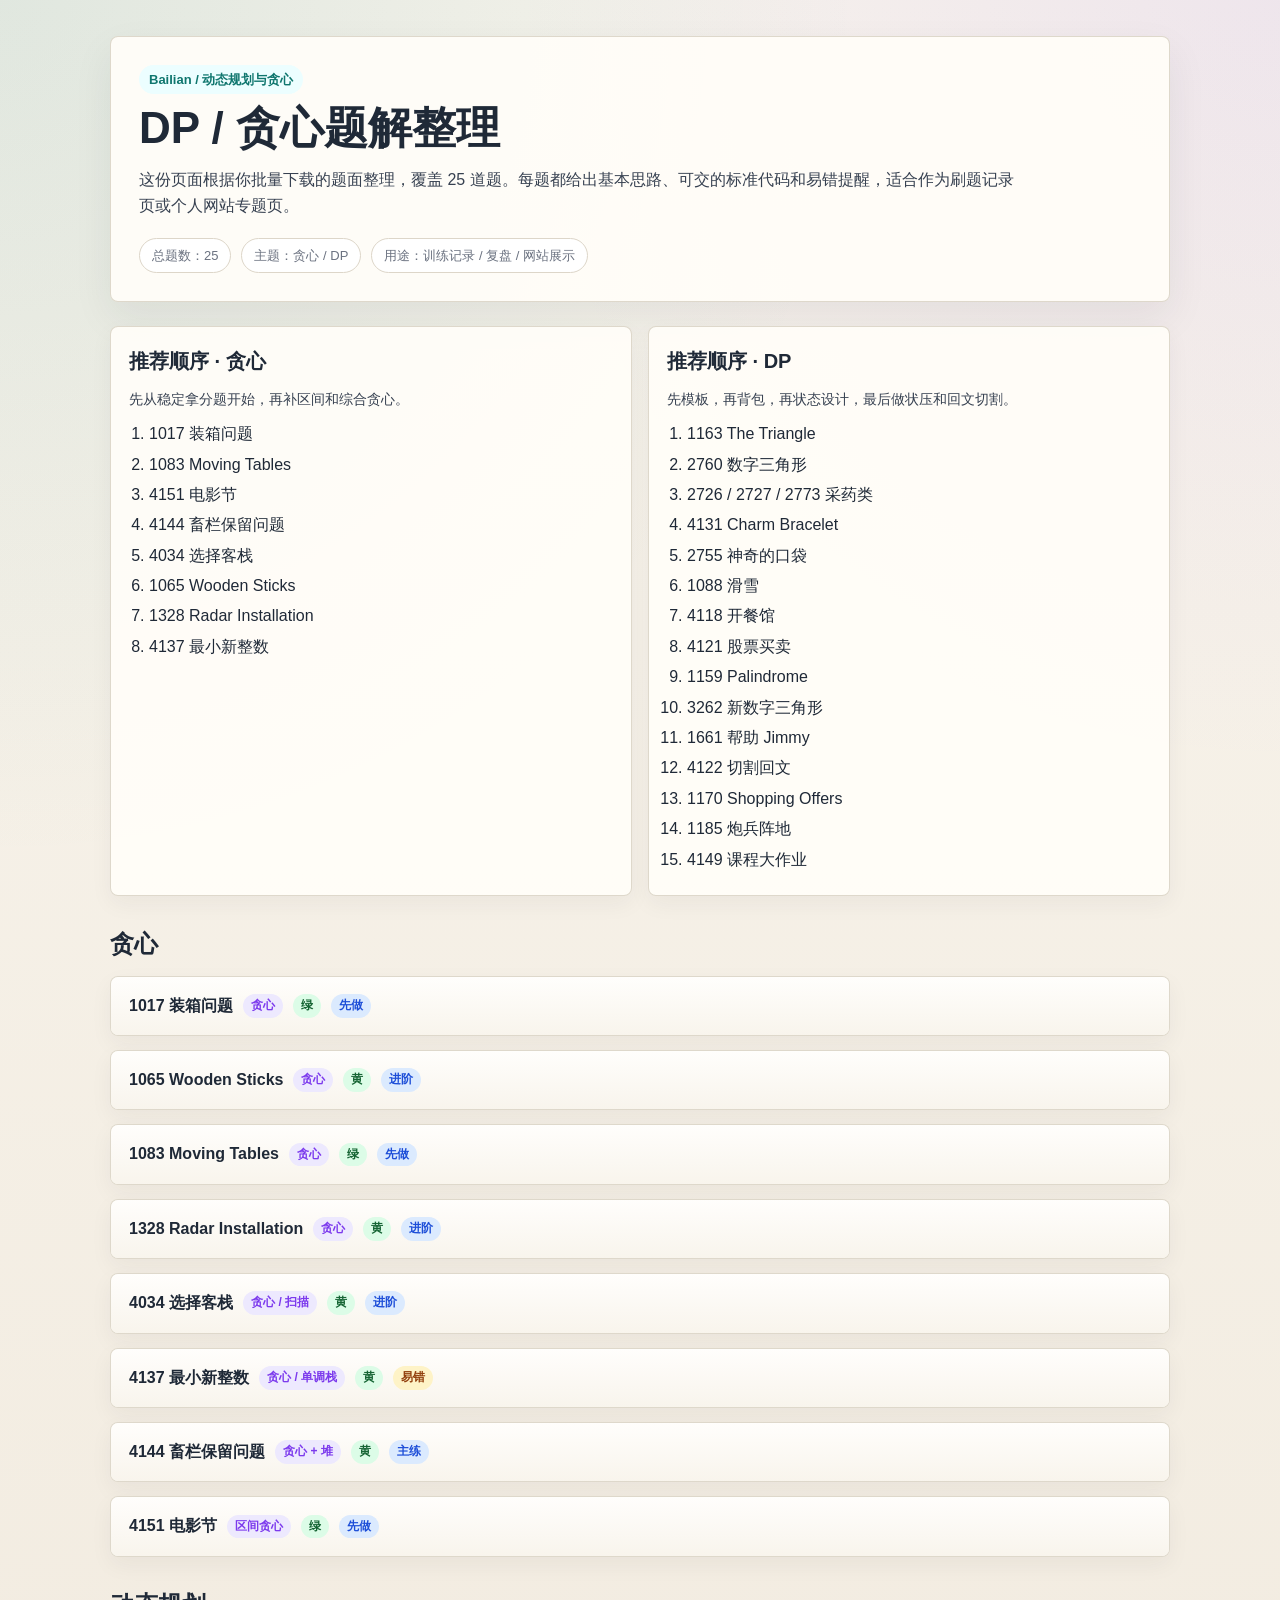
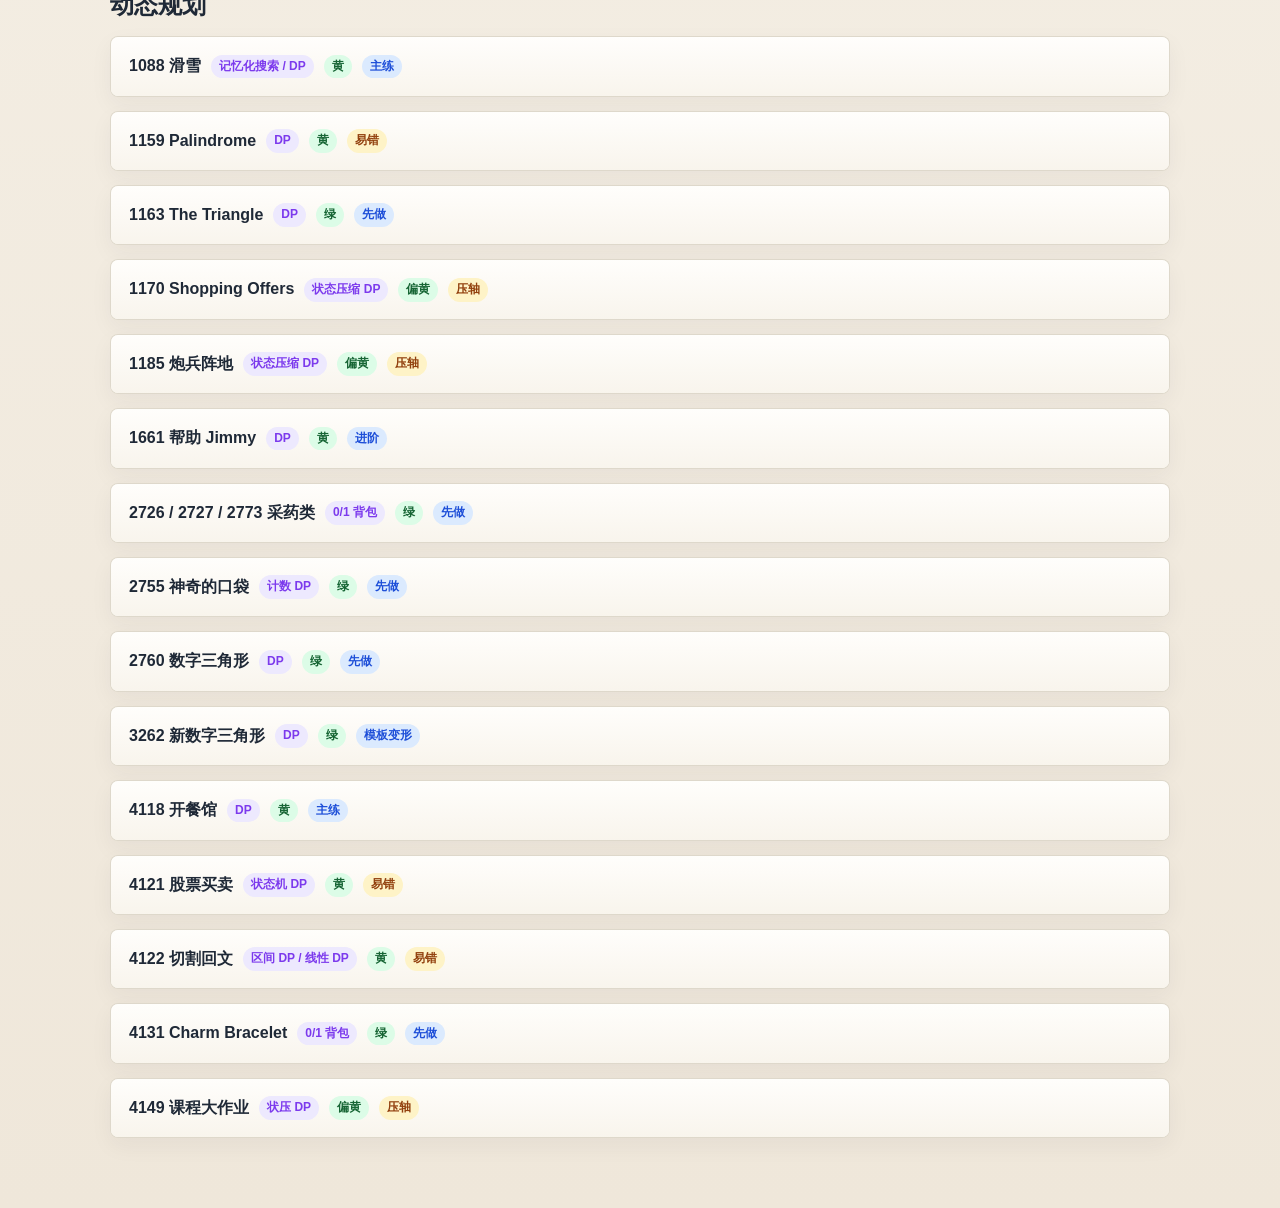
<file: bailian_dp_greedy_notes.html>
﻿<!doctype html>
<html lang="zh-CN">
<head>
    <script>
        (function () {
            var isPublishedSite = location.hostname.toLowerCase() === 'kotori-cjk.github.io';
            var recentGrant = false;
            try {
                var grantTime = Number(localStorage.getItem('kotori-child-site-auth-time') || '0');
                recentGrant = Date.now() - grantTime < 15000;
            } catch (error) {}
            var hasAccess = sessionStorage.getItem('kotori-child-site-auth') === 'ok' || recentGrant;
            if (isPublishedSite && !hasAccess) {
                window.location.replace('https://kotori-cjk.github.io/?space=locked');
            }
        })();
    </script>
  <meta charset="utf-8">
  <meta name="viewport" content="width=device-width, initial-scale=1">
  <title>Bailian DP / 贪心题解整理</title>
  <style>
    :root{
      --bg:#f7f2e9;
      --paper:#fffdf8;
      --ink:#1f2937;
      --muted:#6b7280;
      --line:#ddd6c9;
      --accent:#0f766e;
      --accent2:#7c3aed;
      --soft:#ecfeff;
    }
    *{box-sizing:border-box}
    body{
      margin:0;
      font-family:"Segoe UI","Microsoft YaHei",sans-serif;
      color:var(--ink);
      background:
        radial-gradient(circle at top left, rgba(15,118,110,.10), transparent 28%),
        radial-gradient(circle at top right, rgba(124,58,237,.08), transparent 25%),
        linear-gradient(180deg,#f8f4ec 0%,#efe7da 100%);
      line-height:1.65;
    }
    .page{
      max-width:1100px;
      margin:0 auto;
      padding:36px 20px 56px;
    }
    .hero{
      background:rgba(255,253,248,.94);
      border:1px solid rgba(221,214,201,.95);
      border-radius:8px;
      padding:28px;
      box-shadow:0 16px 40px rgba(31,41,55,.07);
    }
    .tag{
      display:inline-block;
      padding:4px 10px;
      border-radius:999px;
      background:var(--soft);
      color:var(--accent);
      font-size:13px;
      font-weight:700;
      margin-bottom:10px;
    }
    h1{
      margin:0;
      font-size:clamp(28px,4.6vw,44px);
      line-height:1.1;
    }
    .lead{
      margin:14px 0 0;
      color:#374151;
      max-width:880px;
    }
    .meta{
      display:flex;
      flex-wrap:wrap;
      gap:10px;
      list-style:none;
      padding:0;
      margin:18px 0 0;
    }
    .meta li{
      padding:6px 12px;
      border:1px solid var(--line);
      border-radius:999px;
      background:#fff;
      color:var(--muted);
      font-size:13px;
    }
    .overview{
      display:grid;
      grid-template-columns:repeat(2,minmax(0,1fr));
      gap:16px;
      margin-top:24px;
    }
    .overview-card{
      background:rgba(255,253,248,.94);
      border:1px solid rgba(221,214,201,.95);
      border-radius:8px;
      padding:18px;
      box-shadow:0 8px 22px rgba(31,41,55,.05);
    }
    .overview-card h2{
      margin:0 0 10px;
      font-size:20px;
    }
    .overview-card p{
      margin:0 0 10px;
      color:#374151;
      font-size:14px;
    }
    .overview-card ol{
      margin:0;
      padding-left:20px;
    }
    .overview-card li{
      margin:4px 0;
    }
    .section-title{
      margin:28px 0 12px;
      font-size:24px;
    }
    details{
      background:rgba(255,253,248,.94);
      border:1px solid rgba(221,214,201,.95);
      border-radius:8px;
      margin-bottom:14px;
      overflow:hidden;
      box-shadow:0 8px 22px rgba(31,41,55,.05);
    }
    summary{
      cursor:pointer;
      list-style:none;
      padding:16px 18px;
      font-weight:700;
      display:flex;
      align-items:center;
      gap:10px;
      background:linear-gradient(180deg,rgba(255,255,255,.6),rgba(248,244,236,.95));
    }
    summary::-webkit-details-marker{display:none}
    .badge{
      font-size:12px;
      padding:2px 8px;
      border-radius:999px;
      background:#ede9fe;
      color:var(--accent2);
      font-weight:700;
    }
    .badge.diff{
      background:#dcfce7;
      color:#166534;
    }
    .badge.warn{
      background:#fef3c7;
      color:#92400e;
    }
    .badge.plan{
      background:#dbeafe;
      color:#1d4ed8;
    }
    .content{
      padding:0 18px 18px;
      border-top:1px solid rgba(221,214,201,.7);
    }
    .content h3{
      margin:16px 0 8px;
      font-size:16px;
    }
    .content p{
      margin:8px 0;
    }
    pre{
      margin:10px 0 0;
      padding:14px;
      border-radius:6px;
      background:#111827;
      color:#f9fafb;
      overflow:auto;
      font-size:13px;
      line-height:1.55;
    }
    code{font-family:Consolas,"Courier New",monospace}
    ul{
      margin:8px 0 0 20px;
      padding:0;
    }
    a{
      color:var(--accent);
      text-decoration:none;
    }
    a:hover{text-decoration:underline}
    @media (max-width:860px){
      .overview{grid-template-columns:1fr}
    }
  </style>
</head>
<body>
  <main class="page">
    <section class="hero">
      <div class="tag">Bailian / 动态规划与贪心</div>
      <h1>DP / 贪心题解整理</h1>
      <p class="lead">
        这份页面根据你批量下载的题面整理，覆盖 25 道题。每题都给出基本思路、可交的标准代码和易错提醒，适合作为刷题记录页或个人网站专题页。
      </p>
      <ul class="meta">
        <li>总题数：25</li>
        <li>主题：贪心 / DP</li>
        <li>用途：训练记录 / 复盘 / 网站展示</li>
      </ul>
    </section>

    <section class="overview">
      <article class="overview-card">
        <h2>推荐顺序 · 贪心</h2>
        <p>先从稳定拿分题开始，再补区间和综合贪心。</p>
        <ol>
          <li>1017 装箱问题</li>
          <li>1083 Moving Tables</li>
          <li>4151 电影节</li>
          <li>4144 畜栏保留问题</li>
          <li>4034 选择客栈</li>
          <li>1065 Wooden Sticks</li>
          <li>1328 Radar Installation</li>
          <li>4137 最小新整数</li>
        </ol>
      </article>
      <article class="overview-card">
        <h2>推荐顺序 · DP</h2>
        <p>先模板，再背包，再状态设计，最后做状压和回文切割。</p>
        <ol>
          <li>1163 The Triangle</li>
          <li>2760 数字三角形</li>
          <li>2726 / 2727 / 2773 采药类</li>
          <li>4131 Charm Bracelet</li>
          <li>2755 神奇的口袋</li>
          <li>1088 滑雪</li>
          <li>4118 开餐馆</li>
          <li>4121 股票买卖</li>
          <li>1159 Palindrome</li>
          <li>3262 新数字三角形</li>
          <li>1661 帮助 Jimmy</li>
          <li>4122 切割回文</li>
          <li>1170 Shopping Offers</li>
          <li>1185 炮兵阵地</li>
          <li>4149 课程大作业</li>
        </ol>
      </article>
    </section>

    <h2 class="section-title">贪心</h2>

    <details>
      <summary>1017 装箱问题 <span class="badge">贪心</span><span class="badge diff">绿</span><span class="badge plan">先做</span></summary>
      <div class="content">
        <p><a href="http://bailian.openjudge.cn/practice/1017/" target="_blank" rel="noreferrer">题目链接</a></p>
        <h3>基本思路</h3>
        <p>按箱子大小从大到小贪心装。6x6、5x5、4x4、3x3 先各自占掉若干大箱子，再利用这些箱子里的剩余空间去补 2x2 和 1x1。最后再处理剩余的 2x2 和 1x1。</p>
        <h3>标准代码</h3>
        <pre><code>#include &lt;bits/stdc++.h&gt;
using namespace std;

int main() {
    ios::sync_with_stdio(false);
    cin.tie(nullptr);

    while (true) {
        int a[7];
        for (int i = 1; i &lt;= 6; ++i) cin &gt;&gt; a[i];
        if (!a[1] &amp;&amp; !a[2] &amp;&amp; !a[3] &amp;&amp; !a[4] &amp;&amp; !a[5] &amp;&amp; !a[6]) break;

        int ans = 0;
        ans += a[6];

        ans += a[5];
        a[1] = max(0, a[1] - 11 * a[5]);

        ans += a[4];
        int need2 = 5 * a[4];
        if (a[2] &gt;= need2) a[2] -= need2;
        else {
            int lack = need2 - a[2];
            a[1] = max(0, a[1] - lack * 4);
            a[2] = 0;
        }

        ans += (a[3] + 3) / 4;
        int rem3 = a[3] % 4;
        if (rem3) {
            static int need2arr[4] = {0, 5, 3, 1};
            static int need1arr[4] = {0, 7, 6, 5};
            int need2 = need2arr[rem3];
            if (a[2] &gt;= need2) {
                a[2] -= need2;
                a[1] = max(0, a[1] - need1arr[rem3] * 4);
            } else {
                int lack = need2 - a[2];
                a[1] = max(0, a[1] - need1arr[rem3] * 4 - lack * 4);
                a[2] = 0;
            }
        }

        if (a[2] &gt; 0) {
            ans += (a[2] + 8) / 9;
            int rem2 = a[2] % 9;
            if (rem2) a[1] = max(0, a[1] - (36 - rem2 * 4));
        }

        if (a[1] &gt; 0) ans += (a[1] + 35) / 36;

        cout &lt;&lt; ans &lt;&lt; '\n';
    }
    return 0;
}</code></pre>
        <h3>易错提醒</h3>
        <ul>
          <li>3x3 剩余 1、2、3 块时，补空间的公式不一样，别写混。</li>
          <li>补 2x2 不够时，要把缺的部分换算成 1x1。</li>
          <li>所有扣减都要注意别减成负数。</li>
        </ul>
      </div>
    </details>

    <details>
      <summary>1065 Wooden Sticks <span class="badge">贪心</span><span class="badge diff">黄</span><span class="badge plan">进阶</span></summary>
      <div class="content">
        <p><a href="http://bailian.openjudge.cn/practice/1065/" target="_blank" rel="noreferrer">题目链接</a></p>
        <h3>基本思路</h3>
        <p>先按长度升序、长度相同按重量升序排序。然后反复从前往后贪心选一条“可接上的链”，把能接上的木棍都拿掉，一共要开多少条链就是答案。</p>
        <h3>标准代码</h3>
        <pre><code>#include &lt;bits/stdc++.h&gt;
using namespace std;

struct Stick {
    int l, w;
    bool used = false;
};

int main() {
    ios::sync_with_stdio(false);
    cin.tie(nullptr);

    int T;
    cin &gt;&gt; T;
    while (T--) {
        int n;
        cin &gt;&gt; n;
        vector&lt;Stick&gt; a(n);
        for (int i = 0; i &lt; n; ++i) cin &gt;&gt; a[i].l &gt;&gt; a[i].w;
        sort(a.begin(), a.end(), [](const Stick&amp; x, const Stick&amp; y) {
            if (x.l != y.l) return x.l &lt; y.l;
            return x.w &lt; y.w;
        });

        int ans = 0;
        for (int i = 0; i &lt; n; ++i) {
            if (a[i].used) continue;
            ++ans;
            a[i].used = true;
            int lastw = a[i].w;
            for (int j = i + 1; j &lt; n; ++j) {
                if (!a[j].used &amp;&amp; a[j].w &gt;= lastw) {
                    a[j].used = true;
                    lastw = a[j].w;
                }
            }
        }
        cout &lt;&lt; ans &lt;&lt; '\n';
    }
    return 0;
}</code></pre>
        <h3>易错提醒</h3>
        <ul>
          <li>排序时长度相同必须按重量升序，否则贪心链会出错。</li>
          <li>这是“最少链覆盖”，不是普通 LIS。</li>
          <li>题目多组数据，`used` 每组都要重置。</li>
        </ul>
      </div>
    </details>

    <details>
      <summary>1083 Moving Tables <span class="badge">贪心</span><span class="badge diff">绿</span><span class="badge plan">先做</span></summary>
      <div class="content">
        <p><a href="http://bailian.openjudge.cn/practice/1083/" target="_blank" rel="noreferrer">题目链接</a></p>
        <h3>基本思路</h3>
        <p>把房间号映射成走廊段编号：`(room + 1) / 2`。每次搬桌子占用的是一个闭区间，统计每个走廊段被多少次搬运覆盖，最大覆盖次数乘 10 就是答案。</p>
        <h3>标准代码</h3>
        <pre><code>#include &lt;bits/stdc++.h&gt;
using namespace std;

int main() {
    ios::sync_with_stdio(false);
    cin.tie(nullptr);

    int T;
    cin &gt;&gt; T;
    while (T--) {
        int n;
        cin &gt;&gt; n;
        vector&lt;int&gt; cnt(205, 0);
        for (int i = 0; i &lt; n; ++i) {
            int s, t;
            cin &gt;&gt; s &gt;&gt; t;
            s = (s + 1) / 2;
            t = (t + 1) / 2;
            if (s &gt; t) swap(s, t);
            for (int j = s; j &lt;= t; ++j) cnt[j]++;
        }
        int mx = *max_element(cnt.begin(), cnt.end());
        cout &lt;&lt; mx * 10 &lt;&lt; '\n';
    }
    return 0;
}</code></pre>
        <h3>易错提醒</h3>
        <ul>
          <li>房间要先映射到走廊段，不是直接拿原编号做区间。</li>
          <li>端点重合算冲突，所以要按闭区间统计。</li>
          <li>答案单位是分钟，最后别忘记乘 10。</li>
        </ul>
      </div>
    </details>

    <details>
      <summary>1328 Radar Installation <span class="badge">贪心</span><span class="badge diff">黄</span><span class="badge plan">进阶</span></summary>
      <div class="content">
        <p><a href="http://bailian.openjudge.cn/practice/1328/" target="_blank" rel="noreferrer">题目链接</a></p>
        <h3>基本思路</h3>
        <p>每个岛 `(x, y)` 能被雷达覆盖，当且仅当雷达放在区间 `[x - sqrt(d^2-y^2), x + sqrt(d^2-y^2)]` 内。于是问题变成最少选几个点覆盖所有区间，按右端点排序后贪心选点。</p>
        <h3>标准代码</h3>
        <pre><code>#include &lt;bits/stdc++.h&gt;
using namespace std;

int main() {
    ios::sync_with_stdio(false);
    cin.tie(nullptr);

    int n, d, tc = 1;
    while (cin &gt;&gt; n &gt;&gt; d, n || d) {
        vector&lt;pair&lt;double, double&gt;&gt; segs;
        bool ok = true;
        for (int i = 0; i &lt; n; ++i) {
            int x, y;
            cin &gt;&gt; x &gt;&gt; y;
            if (y &gt; d) ok = false;
            else {
                double dx = sqrt(1.0 * d * d - 1.0 * y * y);
                segs.push_back({x - dx, x + dx});
            }
        }
        if (!ok) {
            cout &lt;&lt; "Case " &lt;&lt; tc++ &lt;&lt; ": -1\n";
            continue;
        }
        sort(segs.begin(), segs.end(), [](auto&amp; a, auto&amp; b) {
            return a.second &lt; b.second;
        });
        int ans = 0;
        double last = -1e100;
        for (auto&amp; [l, r] : segs) {
            if (l &gt; last) {
                ++ans;
                last = r;
            }
        }
        cout &lt;&lt; "Case " &lt;&lt; tc++ &lt;&lt; ": " &lt;&lt; ans &lt;&lt; '\n';
    }
    return 0;
}</code></pre>
        <h3>易错提醒</h3>
        <ul>
          <li>如果有 `y &gt; d`，直接无解。</li>
          <li>要按右端点排序，不是左端点。</li>
          <li>浮点比较时通常用 `l &gt; last` 即可，这题数据足够稳。</li>
        </ul>
      </div>
    </details>

    <details>
      <summary>4034 选择客栈 <span class="badge">贪心 / 扫描</span><span class="badge diff">黄</span><span class="badge plan">进阶</span></summary>
      <div class="content">
        <p><a href="http://bailian.openjudge.cn/practice/4034/" target="_blank" rel="noreferrer">题目链接</a></p>
        <h3>基本思路</h3>
        <p>从左到右扫描。`num[color]` 记录该颜色出现过多少次，`ok[color]` 记录“截至最近一次出现低价咖啡馆位置”为止，该颜色有多少客栈可以与当前位置配对。如果当前客栈咖啡馆价格 `<= p`，就把所有颜色的 `ok` 同步成当前 `num`。</p>
        <h3>标准代码</h3>
        <pre><code>#include &lt;bits/stdc++.h&gt;
using namespace std;

int main() {
    ios::sync_with_stdio(false);
    cin.tie(nullptr);

    int n, k, p;
    cin &gt;&gt; n &gt;&gt; k &gt;&gt; p;
    vector&lt;long long&gt; num(k, 0), ok(k, 0);
    long long ans = 0;

    for (int i = 0; i &lt; n; ++i) {
        int c, cost;
        cin &gt;&gt; c &gt;&gt; cost;
        if (cost &lt;= p) {
            for (int j = 0; j &lt; k; ++j) ok[j] = num[j];
        }
        ans += ok[c];
        num[c]++;
    }
    cout &lt;&lt; ans &lt;&lt; '\n';
    return 0;
}</code></pre>
        <h3>易错提醒</h3>
        <ul>
          <li>这题不是简单“同色配对数”，中间必须有一家价格不超过 `p` 的咖啡馆。</li>
          <li>`n` 最多 200000，答案要用 `long long`。</li>
          <li>`k` 很小，允许每次低价咖啡馆出现时遍历所有颜色。</li>
        </ul>
      </div>
    </details>

    <details>
      <summary>4137 最小新整数 <span class="badge">贪心 / 单调栈</span><span class="badge diff">黄</span><span class="badge warn">易错</span></summary>
      <div class="content">
        <p><a href="http://bailian.openjudge.cn/practice/4137/" target="_blank" rel="noreferrer">题目链接</a></p>
        <h3>基本思路</h3>
        <p>经典删数位。维护一个单调递增栈，当前数字比栈顶小且还可以删，就把栈顶弹掉。最后如果还没删够，就从末尾删。处理完后去掉前导零。</p>
        <h3>标准代码</h3>
        <pre><code>#include &lt;bits/stdc++.h&gt;
using namespace std;

int main() {
    ios::sync_with_stdio(false);
    cin.tie(nullptr);

    int T;
    cin &gt;&gt; T;
    while (T--) {
        string s;
        int k;
        cin &gt;&gt; s &gt;&gt; k;
        string st;
        for (char ch : s) {
            while (!st.empty() &amp;&amp; k &gt; 0 &amp;&amp; st.back() &gt; ch) {
                st.pop_back();
                --k;
            }
            st.push_back(ch);
        }
        while (k &gt; 0 &amp;&amp; !st.empty()) {
            st.pop_back();
            --k;
        }
        int pos = 0;
        while (pos &lt; (int)st.size() &amp;&amp; st[pos] == '0') ++pos;
        string ans = st.substr(pos);
        if (ans.empty()) ans = "0";
        cout &lt;&lt; ans &lt;&lt; '\n';
    }
    return 0;
}</code></pre>
        <h3>易错提醒</h3>
        <ul>
          <li>删完后一定要处理前导零。</li>
          <li>如果最后全删空了，输出 `0`。</li>
          <li>别把它写成枚举删位，那样复杂度不对。</li>
        </ul>
      </div>
    </details>

    <details>
      <summary>4144 畜栏保留问题 <span class="badge">贪心 + 堆</span><span class="badge diff">黄</span><span class="badge plan">主练</span></summary>
      <div class="content">
        <p><a href="http://bailian.openjudge.cn/practice/4144/" target="_blank" rel="noreferrer">题目链接</a></p>
        <h3>基本思路</h3>
        <p>按开始时间排序，用小根堆维护每个畜栏当前最早的结束时间。若堆顶结束时间 `<` 当前开始时间，就复用该畜栏；否则新开一个畜栏。</p>
        <h3>标准代码</h3>
        <pre><code>#include &lt;bits/stdc++.h&gt;
using namespace std;

struct Cow {
    int l, r, id;
};

int main() {
    ios::sync_with_stdio(false);
    cin.tie(nullptr);

    int n;
    cin &gt;&gt; n;
    vector&lt;Cow&gt; a(n);
    for (int i = 0; i &lt; n; ++i) {
        cin &gt;&gt; a[i].l &gt;&gt; a[i].r;
        a[i].id = i;
    }
    sort(a.begin(), a.end(), [](const Cow&amp; x, const Cow&amp; y) {
        return x.l &lt; y.l;
    });

    priority_queue&lt;pair&lt;int,int&gt;, vector&lt;pair&lt;int,int&gt;&gt;, greater&lt;pair&lt;int,int&gt;&gt;&gt; pq;
    vector&lt;int&gt; ans(n);
    int stalls = 0;

    for (auto &amp;c : a) {
        if (!pq.empty() &amp;&amp; pq.top().first &lt; c.l) {
            auto [endt, sid] = pq.top(); pq.pop();
            ans[c.id] = sid;
            pq.push({c.r, sid});
        } else {
            ++stalls;
            ans[c.id] = stalls;
            pq.push({c.r, stalls});
        }
    }

    cout &lt;&lt; stalls &lt;&lt; '\n';
    for (int x : ans) cout &lt;&lt; x &lt;&lt; '\n';
    return 0;
}</code></pre>
        <h3>易错提醒</h3>
        <ul>
          <li>区间是闭区间，所以能复用的条件是 `前一头牛结束时间 &lt; 当前开始时间`。</li>
          <li>输出顺序要按原输入顺序，不是按排序后的顺序。</li>
          <li>堆里除了结束时间还要存畜栏编号。</li>
        </ul>
      </div>
    </details>

    <details>
      <summary>4151 电影节 <span class="badge">区间贪心</span><span class="badge diff">绿</span><span class="badge plan">先做</span></summary>
      <div class="content">
        <p><a href="http://bailian.openjudge.cn/practice/4151/" target="_blank" rel="noreferrer">题目链接</a></p>
        <h3>基本思路</h3>
        <p>标准区间选择。按结束时间升序排序，能看就看，维护当前最后一部电影的结束时间。</p>
        <h3>标准代码</h3>
        <pre><code>#include &lt;bits/stdc++.h&gt;
using namespace std;

int main() {
    ios::sync_with_stdio(false);
    cin.tie(nullptr);

    int n;
    while (cin &gt;&gt; n, n) {
        vector&lt;pair&lt;int,int&gt;&gt; a(n);
        for (int i = 0; i &lt; n; ++i) cin &gt;&gt; a[i].first &gt;&gt; a[i].second;
        sort(a.begin(), a.end(), [](auto&amp; x, auto&amp; y) {
            if (x.second != y.second) return x.second &lt; y.second;
            return x.first &lt; y.first;
        });
        int ans = 0, last = -1e9;
        for (auto&amp; [l, r] : a) {
            if (l &gt;= last) {
                ++ans;
                last = r;
            }
        }
        cout &lt;&lt; ans &lt;&lt; '\n';
    }
    return 0;
}</code></pre>
        <h3>易错提醒</h3>
        <ul>
          <li>题目允许端点重合，所以条件是 `start &gt;= last_end`。</li>
          <li>多组数据以 `n = 0` 结束。</li>
          <li>按结束时间排序，不是开始时间。</li>
        </ul>
      </div>
    </details>

    <h2 class="section-title">动态规划</h2>

    <details>
      <summary>1088 滑雪 <span class="badge">记忆化搜索 / DP</span><span class="badge diff">黄</span><span class="badge plan">主练</span></summary>
      <div class="content">
        <p><a href="http://bailian.openjudge.cn/practice/1088/" target="_blank" rel="noreferrer">题目链接</a></p>
        <h3>基本思路</h3>
        <p>`dfs(x, y)` 表示从 `(x, y)` 出发能滑出的最长路径。向四个方向搜严格更低的点，用记忆化避免重复计算。</p>
        <h3>标准代码</h3>
        <pre><code>#include &lt;bits/stdc++.h&gt;
using namespace std;

int r, c;
int h[105][105], f[105][105];
int dx[4] = {-1, 1, 0, 0};
int dy[4] = {0, 0, -1, 1};

int dfs(int x, int y) {
    if (f[x][y] != -1) return f[x][y];
    f[x][y] = 1;
    for (int i = 0; i &lt; 4; ++i) {
        int nx = x + dx[i], ny = y + dy[i];
        if (nx &gt;= 0 &amp;&amp; nx &lt; r &amp;&amp; ny &gt;= 0 &amp;&amp; ny &lt; c &amp;&amp; h[nx][ny] &lt; h[x][y]) {
            f[x][y] = max(f[x][y], dfs(nx, ny) + 1);
        }
    }
    return f[x][y];
}

int main() {
    ios::sync_with_stdio(false);
    cin.tie(nullptr);

    cin &gt;&gt; r &gt;&gt; c;
    for (int i = 0; i &lt; r; ++i)
        for (int j = 0; j &lt; c; ++j)
            cin &gt;&gt; h[i][j];

    memset(f, -1, sizeof f);
    int ans = 0;
    for (int i = 0; i &lt; r; ++i)
        for (int j = 0; j &lt; c; ++j)
            ans = max(ans, dfs(i, j));
    cout &lt;&lt; ans &lt;&lt; '\n';
    return 0;
}</code></pre>
        <h3>易错提醒</h3>
        <ul>
          <li>只能走向严格更低的格子。</li>
          <li>`dfs` 返回的是“从这里开始”的答案，不是全局答案。</li>
          <li>别忘记 `memset(f, -1, ...)`。</li>
        </ul>
      </div>
    </details>

    <details>
      <summary>1159 Palindrome <span class="badge">DP</span><span class="badge diff">黄</span><span class="badge warn">易错</span></summary>
      <div class="content">
        <p><a href="http://bailian.openjudge.cn/practice/1159/" target="_blank" rel="noreferrer">题目链接</a></p>
        <h3>基本思路</h3>
        <p>最少插入字符数 = `n - 最长回文子序列长度`。最长回文子序列可以转化成原串和反串的 LCS，用滚动数组做，空间 `O(n)`。</p>
        <h3>标准代码</h3>
        <pre><code>#include &lt;bits/stdc++.h&gt;
using namespace std;

int main() {
    ios::sync_with_stdio(false);
    cin.tie(nullptr);

    int n;
    string s;
    cin &gt;&gt; n &gt;&gt; s;
    string t = s;
    reverse(t.begin(), t.end());

    vector&lt;int&gt; dp(n + 1, 0), pre(n + 1, 0);
    for (int i = 1; i &lt;= n; ++i) {
        swap(dp, pre);
        fill(dp.begin(), dp.end(), 0);
        for (int j = 1; j &lt;= n; ++j) {
            if (s[i - 1] == t[j - 1]) dp[j] = pre[j - 1] + 1;
            else dp[j] = max(pre[j], dp[j - 1]);
        }
    }
    cout &lt;&lt; n - dp[n] &lt;&lt; '\n';
    return 0;
}</code></pre>
        <h3>易错提醒</h3>
        <ul>
          <li>`n` 到 5000，别开二维 `5000 x 5000 int`。</li>
          <li>大小写是区分的，别做任何统一化处理。</li>
          <li>如果你写区间 DP，也能过，但实现更容易写错。</li>
        </ul>
      </div>
    </details>

    <details>
      <summary>1163 The Triangle <span class="badge">DP</span><span class="badge diff">绿</span><span class="badge plan">先做</span></summary>
      <div class="content">
        <p><a href="http://bailian.openjudge.cn/practice/1163/" target="_blank" rel="noreferrer">题目链接</a></p>
        <h3>基本思路</h3>
        <p>自底向上转移：`f[i][j] = a[i][j] + max(f[i+1][j], f[i+1][j+1])`。最后 `f[1][1]` 就是答案。</p>
        <h3>标准代码</h3>
        <pre><code>#include &lt;bits/stdc++.h&gt;
using namespace std;

int main() {
    ios::sync_with_stdio(false);
    cin.tie(nullptr);

    int n;
    cin &gt;&gt; n;
    vector&lt;vector&lt;int&gt;&gt; a(n + 2, vector&lt;int&gt;(n + 2, 0));
    for (int i = 1; i &lt;= n; ++i)
        for (int j = 1; j &lt;= i; ++j)
            cin &gt;&gt; a[i][j];

    for (int i = n - 1; i &gt;= 1; --i)
        for (int j = 1; j &lt;= i; ++j)
            a[i][j] += max(a[i + 1][j], a[i + 1][j + 1]);

    cout &lt;&lt; a[1][1] &lt;&lt; '\n';
    return 0;
}</code></pre>
        <h3>易错提醒</h3>
        <ul>
          <li>这题最稳的是自底向上，边界最少。</li>
          <li>别把下标写成从 `0` 开始又没统一处理。</li>
        </ul>
      </div>
    </details>

    <details>
      <summary>1170 Shopping Offers <span class="badge">状态压缩 DP</span><span class="badge diff">偏黄</span><span class="badge warn">压轴</span></summary>
      <div class="content">
        <p><a href="http://bailian.openjudge.cn/practice/1170/" target="_blank" rel="noreferrer">题目链接</a></p>
        <h3>基本思路</h3>
        <p>商品种类最多只有 5 种，把购物篮状态压成 5 维小范围状态。普通单买也当成优惠方案，做记忆化搜索或状态 DP，求最小花费。</p>
        <h3>标准代码</h3>
        <pre><code>#include &lt;bits/stdc++.h&gt;
using namespace std;

struct Offer {
    int cnt[5]{};
    int price;
};

int basePow[6];
vector&lt;Offer&gt; offers;
int need[5], b;
unordered_map&lt;int, int&gt; memo;

int encode(const int a[]) {
    int s = 0;
    for (int i = 0; i &lt; b; ++i) s += a[i] * basePow[i];
    return s;
}

int dfs(int state) {
    if (state == 0) return 0;
    if (memo.count(state)) return memo[state];

    int cur[5]{};
    int tmp = state;
    for (int i = 0; i &lt; b; ++i) {
        cur[i] = tmp % 6;
        tmp /= 6;
    }

    int ans = INT_MAX / 2;
    for (auto &amp;of : offers) {
        int nxt[5];
        bool ok = true;
        for (int i = 0; i &lt; b; ++i) {
            if (cur[i] &lt; of.cnt[i]) { ok = false; break; }
            nxt[i] = cur[i] - of.cnt[i];
        }
        if (ok) ans = min(ans, dfs(encode(nxt)) + of.price);
    }
    return memo[state] = ans;
}

int main() {
    ios::sync_with_stdio(false);
    cin.tie(nullptr);

    basePow[0] = 1;
    for (int i = 1; i &lt;= 5; ++i) basePow[i] = basePow[i - 1] * 6;

    cin &gt;&gt; b;
    map&lt;int, int&gt; id;
    vector&lt;int&gt; code(b), price(b);
    for (int i = 0; i &lt; b; ++i) {
        cin &gt;&gt; code[i] &gt;&gt; need[i] &gt;&gt; price[i];
        id[code[i]] = i;
    }

    int s;
    cin &gt;&gt; s;
    offers.clear();
    for (int i = 0; i &lt; s; ++i) {
        Offer of;
        int n;
        cin &gt;&gt; n;
        for (int j = 0; j &lt; n; ++j) {
            int c, k;
            cin &gt;&gt; c &gt;&gt; k;
            if (id.count(c)) of.cnt[id[c]] = k;
        }
        cin &gt;&gt; of.price;
        offers.push_back(of);
    }

    for (int i = 0; i &lt; b; ++i) {
        Offer of;
        of.cnt[i] = 1;
        of.price = price[i];
        offers.push_back(of);
    }

    memo.clear();
    cout &lt;&lt; dfs(encode(need)) &lt;&lt; '\n';
    return 0;
}</code></pre>
        <h3>易错提醒</h3>
        <ul>
          <li>只关心购物篮里出现的商品，其它代码可以忽略。</li>
          <li>普通单买也要当成一种“方案”加入，否则状态转不回去。</li>
          <li>每种商品数量最多 5，常用 `6` 进制压状态。</li>
        </ul>
      </div>
    </details>

    <details>
      <summary>1185 炮兵阵地 <span class="badge">状态压缩 DP</span><span class="badge diff">偏黄</span><span class="badge warn">压轴</span></summary>
      <div class="content">
        <p><a href="http://bailian.openjudge.cn/practice/1185/" target="_blank" rel="noreferrer">题目链接</a></p>
        <h3>基本思路</h3>
        <p>先枚举每一行的合法摆放状态：同一行不能相邻，也不能隔一个相邻。然后做三维 DP：`dp[row][state_cur][state_pre]`，检查和前两行是否冲突。</p>
        <h3>标准代码</h3>
        <pre><code>#include &lt;bits/stdc++.h&gt;
using namespace std;

int main() {
    ios::sync_with_stdio(false);
    cin.tie(nullptr);

    int n, m;
    cin &gt;&gt; n &gt;&gt; m;
    vector&lt;int&gt; g(n + 1, 0);
    for (int i = 1; i &lt;= n; ++i) {
        string s;
        cin &gt;&gt; s;
        for (int j = 0; j &lt; m; ++j)
            if (s[j] == 'H') g[i] |= (1 &lt;&lt; j);
    }

    vector&lt;int&gt; state, cnt;
    for (int s = 0; s &lt; (1 &lt;&lt; m); ++s) {
        if ((s &amp; (s &lt;&lt; 1)) == 0 &amp;&amp; (s &amp; (s &lt;&lt; 2)) == 0) {
            state.push_back(s);
            cnt.push_back(__builtin_popcount((unsigned)s));
        }
    }

    int S = state.size();
    vector dp(n + 1, vector(S, vector&lt;int&gt;(S, -1)));
    for (int i = 0; i &lt; S; ++i) {
        if ((state[i] &amp; g[1]) == 0) dp[1][i][0] = cnt[i];
    }

    for (int row = 2; row &lt;= n; ++row) {
        for (int i = 0; i &lt; S; ++i) {
            if (state[i] &amp; g[row]) continue;
            for (int j = 0; j &lt; S; ++j) {
                if (state[j] &amp; g[row - 1]) continue;
                if (state[i] &amp; state[j]) continue;
                for (int k = 0; k &lt; S; ++k) {
                    if (dp[row - 1][j][k] == -1) continue;
                    if (state[i] &amp; state[k]) continue;
                    dp[row][i][j] = max(dp[row][i][j], dp[row - 1][j][k] + cnt[i]);
                }
            }
        }
    }

    int ans = 0;
    for (int i = 0; i &lt; S; ++i)
        for (int j = 0; j &lt; S; ++j)
            ans = max(ans, dp[n][i][j]);
    cout &lt;&lt; ans &lt;&lt; '\n';
    return 0;
}</code></pre>
        <h3>易错提醒</h3>
        <ul>
          <li>同一行不仅不能相邻，间隔 1 也不行，所以要检查 `s &amp; (s &lt;&lt; 2)`。</li>
          <li>当前行要同时和前一行、前两行检查冲突。</li>
          <li>`H` 表示山地，当前状态不能压到山地上。</li>
        </ul>
      </div>
    </details>

    <details>
      <summary>1661 帮助 Jimmy <span class="badge">DP</span><span class="badge diff">黄</span><span class="badge plan">进阶</span></summary>
      <div class="content">
        <p><a href="http://bailian.openjudge.cn/practice/1661/" target="_blank" rel="noreferrer">题目链接</a></p>
        <h3>基本思路</h3>
        <p>平台按高度从高到低排序。`dp[i][0/1]` 表示落到第 `i` 个平台左/右端点后，到地面的最短时间。转移时寻找该端点正下方的第一块平台。</p>
        <h3>标准代码</h3>
        <pre><code>#include &lt;bits/stdc++.h&gt;
using namespace std;

struct Node {
    int l, r, h;
} a[1005];

int dp[1005][2];
int n, X, Y, MAXH;

int findBelow(int x, int h) {
    for (int i = 1; i &lt;= n; ++i) {
        if (a[i].h &lt; h &amp;&amp; a[i].l &lt;= x &amp;&amp; x &lt;= a[i].r) return i;
    }
    return 0;
}

int solve(int i, int side) {
    int &amp;res = dp[i][side];
    if (res != -1) return res;
    int x = (side == 0 ? a[i].l : a[i].r);
    int j = findBelow(x, a[i].h);
    if (!j) {
        if (a[i].h &gt; MAXH) return res = 1e9;
        return res = a[i].h;
    }
    int down = a[i].h - a[j].h;
    if (down &gt; MAXH) return res = 1e9;
    res = min(solve(j, 0) + abs(x - a[j].l), solve(j, 1) + abs(x - a[j].r)) + down;
    return res;
}

int main() {
    ios::sync_with_stdio(false);
    cin.tie(nullptr);

    int T;
    cin &gt;&gt; T;
    while (T--) {
        cin &gt;&gt; n &gt;&gt; X &gt;&gt; Y &gt;&gt; MAXH;
        for (int i = 1; i &lt;= n; ++i) cin &gt;&gt; a[i].l &gt;&gt; a[i].r &gt;&gt; a[i].h;
        sort(a + 1, a + n + 1, [](const Node&amp; A, const Node&amp; B) {
            return A.h &gt; B.h;
        });
        memset(dp, -1, sizeof dp);

        int idx = 0;
        for (int i = 1; i &lt;= n; ++i) {
            if (a[i].l &lt;= X &amp;&amp; X &lt;= a[i].r &amp;&amp; a[i].h &lt; Y) {
                idx = i;
                break;
            }
        }
        if (!idx) cout &lt;&lt; Y &lt;&lt; '\n';
        else if (Y - a[idx].h &gt; MAXH) cout &lt;&lt; "1000000000\n";
        else {
            int ans = min(solve(idx, 0) + X - a[idx].l, solve(idx, 1) + a[idx].r - X) + (Y - a[idx].h);
            cout &lt;&lt; ans &lt;&lt; '\n';
        }
    }
    return 0;
}</code></pre>
        <h3>易错提醒</h3>
        <ul>
          <li>平台按高度降序后，向下找第一块能接住的位置。</li>
          <li>如果某次下落超过 `MAX`，这条路直接不可行。</li>
          <li>起点是空中，不是某个平台本身。</li>
        </ul>
      </div>
    </details>

    <details>
      <summary>2726 / 2727 / 2773 采药类 <span class="badge">0/1 背包</span><span class="badge diff">绿</span><span class="badge plan">先做</span></summary>
      <div class="content">
        <p><a href="http://bailian.openjudge.cn/practice/2726/" target="_blank" rel="noreferrer">2726</a> / <a href="http://bailian.openjudge.cn/practice/2727/" target="_blank" rel="noreferrer">2727</a> / <a href="http://bailian.openjudge.cn/practice/2773/" target="_blank" rel="noreferrer">2773</a></p>
        <h3>基本思路</h3>
        <p>这几题题面本质都是：时间是容量，草药价值是收益，每株只能采一次，因此是标准 0/1 背包。`f[j]` 表示总时间不超过 `j` 时的最大价值。</p>
        <h3>标准代码</h3>
        <pre><code>#include &lt;bits/stdc++.h&gt;
using namespace std;

int main() {
    ios::sync_with_stdio(false);
    cin.tie(nullptr);

    int T, M;
    cin &gt;&gt; T &gt;&gt; M;
    vector&lt;int&gt; f(T + 1, 0);
    for (int i = 0; i &lt; M; ++i) {
        int t, v;
        cin &gt;&gt; t &gt;&gt; v;
        for (int j = T; j &gt;= t; --j) {
            f[j] = max(f[j], f[j - t] + v);
        }
    }
    cout &lt;&lt; f[T] &lt;&lt; '\n';
    return 0;
}</code></pre>
        <h3>易错提醒</h3>
        <ul>
          <li>内层必须倒序枚举，保证每株草药只用一次。</li>
          <li>别把它误写成完全背包。</li>
          <li>`f[j]` 是“容量不超过 j 的最优值”，不是恰好装满。</li>
        </ul>
      </div>
    </details>

    <details>
      <summary>2755 神奇的口袋 <span class="badge">计数 DP</span><span class="badge diff">绿</span><span class="badge plan">先做</span></summary>
      <div class="content">
        <p><a href="http://bailian.openjudge.cn/practice/2755/" target="_blank" rel="noreferrer">题目链接</a></p>
        <h3>基本思路</h3>
        <p>统计选若干物品体积和恰好为 40 的方案数。用 0/1 背包计数，`f[j]` 表示凑出体积 `j` 的方案数。</p>
        <h3>标准代码</h3>
        <pre><code>#include &lt;bits/stdc++.h&gt;
using namespace std;

int main() {
    ios::sync_with_stdio(false);
    cin.tie(nullptr);

    int n;
    cin &gt;&gt; n;
    vector&lt;long long&gt; f(41, 0);
    f[0] = 1;
    for (int i = 0; i &lt; n; ++i) {
        int x;
        cin &gt;&gt; x;
        for (int j = 40; j &gt;= x; --j)
            f[j] += f[j - x];
    }
    cout &lt;&lt; f[40] &lt;&lt; '\n';
    return 0;
}</code></pre>
        <h3>易错提醒</h3>
        <ul>
          <li>这是“方案数”，不是“最大价值”。</li>
          <li>`f[0] = 1` 是计数 DP 的核心初始化。</li>
          <li>仍然要倒序枚举，因为每件物品只能选一次。</li>
        </ul>
      </div>
    </details>

    <details>
      <summary>2760 数字三角形 <span class="badge">DP</span><span class="badge diff">绿</span><span class="badge plan">先做</span></summary>
      <div class="content">
        <p><a href="http://bailian.openjudge.cn/practice/2760/" target="_blank" rel="noreferrer">题目链接</a></p>
        <h3>基本思路</h3>
        <p>和 `1163` 完全同型，自底向上 DP。</p>
        <h3>标准代码</h3>
        <pre><code>#include &lt;bits/stdc++.h&gt;
using namespace std;

int main() {
    ios::sync_with_stdio(false);
    cin.tie(nullptr);

    int n;
    cin &gt;&gt; n;
    vector&lt;vector&lt;int&gt;&gt; a(n + 2, vector&lt;int&gt;(n + 2, 0));
    for (int i = 1; i &lt;= n; ++i)
        for (int j = 1; j &lt;= i; ++j)
            cin &gt;&gt; a[i][j];
    for (int i = n - 1; i &gt;= 1; --i)
        for (int j = 1; j &lt;= i; ++j)
            a[i][j] += max(a[i + 1][j], a[i + 1][j + 1]);
    cout &lt;&lt; a[1][1] &lt;&lt; '\n';
    return 0;
}</code></pre>
        <h3>易错提醒</h3>
        <ul>
          <li>这题就是经典模板，适合练“看见题型就秒写”。</li>
          <li>别把路径限制写成能走三个方向。</li>
        </ul>
      </div>
    </details>

    <details>
      <summary>3262 新数字三角形 <span class="badge">DP</span><span class="badge diff">绿</span><span class="badge plan">模板变形</span></summary>
      <div class="content">
        <p><a href="http://bailian.openjudge.cn/practice/3262/" target="_blank" rel="noreferrer">题目链接</a></p>
        <h3>基本思路</h3>
        <p>先把从每个位置出发到最底层的最大路径和都算出来，状态还是 `f[i][j] = a[i][j] + max(f[i+1][j], f[i+1][j+1])`。最后输出指定起点 `(R, C)` 的值。</p>
        <h3>标准代码</h3>
        <pre><code>#include &lt;bits/stdc++.h&gt;
using namespace std;

int main() {
    ios::sync_with_stdio(false);
    cin.tie(nullptr);

    while (true) {
        int n;
        cin &gt;&gt; n;
        if (n == 0) break;
        vector&lt;vector&lt;int&gt;&gt; a(n + 2, vector&lt;int&gt;(n + 2, 0));
        for (int i = 1; i &lt;= n; ++i)
            for (int j = 1; j &lt;= i; ++j)
                cin &gt;&gt; a[i][j];
        int R, C;
        cin &gt;&gt; R &gt;&gt; C;
        for (int i = n - 1; i &gt;= 1; --i)
            for (int j = 1; j &lt;= i; ++j)
                a[i][j] += max(a[i + 1][j], a[i + 1][j + 1]);
        cout &lt;&lt; a[R][C] &lt;&lt; '\n';
    }
    return 0;
}</code></pre>
        <h3>易错提醒</h3>
        <ul>
          <li>这是多组数据，`n = 0` 结束。</li>
          <li>别误以为只能从顶点开始，本题起点是给定的。</li>
        </ul>
      </div>
    </details>

    <details>
      <summary>4118 开餐馆 <span class="badge">DP</span><span class="badge diff">黄</span><span class="badge plan">主练</span></summary>
      <div class="content">
        <p><a href="http://bailian.openjudge.cn/practice/4118/" target="_blank" rel="noreferrer">题目链接</a></p>
        <h3>基本思路</h3>
        <p>典型一维 DP。`dp[i]` 表示考虑前 `i` 个地点的最大利润。转移：不选 `i`，或者选 `i` 并接上距离它超过 `k` 的最后一个位置。</p>
        <h3>标准代码</h3>
        <pre><code>#include &lt;bits/stdc++.h&gt;
using namespace std;

int main() {
    ios::sync_with_stdio(false);
    cin.tie(nullptr);

    int T;
    cin &gt;&gt; T;
    while (T--) {
        int n, k;
        cin &gt;&gt; n &gt;&gt; k;
        vector&lt;int&gt; m(n + 1), p(n + 1), dp(n + 1, 0);
        for (int i = 1; i &lt;= n; ++i) cin &gt;&gt; m[i];
        for (int i = 1; i &lt;= n; ++i) cin &gt;&gt; p[i];
        for (int i = 1; i &lt;= n; ++i) {
            dp[i] = dp[i - 1];
            int j = i - 1;
            while (j &gt;= 1 &amp;&amp; m[i] - m[j] &lt;= k) --j;
            dp[i] = max(dp[i], dp[j] + p[i]);
        }
        cout &lt;&lt; dp[n] &lt;&lt; '\n';
    }
    return 0;
}</code></pre>
        <h3>易错提醒</h3>
        <ul>
          <li>题目要求距离必须“大于 `k`”，不是大于等于。</li>
          <li>`n &lt; 100`，直接 `O(n^2)` 就够，不必过度优化。</li>
          <li>每组数据都要重新初始化 `dp`。</li>
        </ul>
      </div>
    </details>

    <details>
      <summary>4121 股票买卖 <span class="badge">状态机 DP</span><span class="badge diff">黄</span><span class="badge warn">易错</span></summary>
      <div class="content">
        <p><a href="http://bailian.openjudge.cn/practice/4121/" target="_blank" rel="noreferrer">题目链接</a></p>
        <h3>基本思路</h3>
        <p>最多做两次交易，用四个状态维护：第一次买入、第一次卖出、第二次买入、第二次卖出。每天更新一次。</p>
        <h3>标准代码</h3>
        <pre><code>#include &lt;bits/stdc++.h&gt;
using namespace std;

int main() {
    ios::sync_with_stdio(false);
    cin.tie(nullptr);

    int T;
    cin &gt;&gt; T;
    while (T--) {
        int n;
        cin &gt;&gt; n;
        long long buy1 = LLONG_MIN / 4, sell1 = 0;
        long long buy2 = LLONG_MIN / 4, sell2 = 0;
        for (int i = 0; i &lt; n; ++i) {
            long long x;
            cin &gt;&gt; x;
            buy1 = max(buy1, -x);
            sell1 = max(sell1, buy1 + x);
            buy2 = max(buy2, sell1 - x);
            sell2 = max(sell2, buy2 + x);
        }
        cout &lt;&lt; sell2 &lt;&lt; '\n';
    }
    return 0;
}</code></pre>
        <h3>易错提醒</h3>
        <ul>
          <li>同一天允许“卖完再买”，所以状态转移顺序要统一。</li>
          <li>价格可能为负，别把初值随便设成 `-1e9` 这种太小的数。</li>
          <li>最多两次交易，不是无限次。</li>
        </ul>
      </div>
    </details>

    <details>
      <summary>4122 切割回文 <span class="badge">区间 DP / 线性 DP</span><span class="badge diff">黄</span><span class="badge warn">易错</span></summary>
      <div class="content">
        <p><a href="http://bailian.openjudge.cn/practice/4122/" target="_blank" rel="noreferrer">题目链接</a></p>
        <h3>基本思路</h3>
        <p>先预处理 `pal[i][j]` 表示子串 `s[i..j]` 是否回文。再设 `dp[i]` 表示前 `i` 个字符最少切几刀，枚举最后一段回文串的起点。</p>
        <h3>标准代码</h3>
        <pre><code>#include &lt;bits/stdc++.h&gt;
using namespace std;

int main() {
    ios::sync_with_stdio(false);
    cin.tie(nullptr);

    int T;
    cin &gt;&gt; T;
    while (T--) {
        string s;
        cin &gt;&gt; s;
        int n = s.size();
        vector&lt;vector&lt;bool&gt;&gt; pal(n, vector&lt;bool&gt;(n, false));
        for (int i = n - 1; i &gt;= 0; --i) {
            for (int j = i; j &lt; n; ++j) {
                if (s[i] == s[j] &amp;&amp; (j - i &lt; 2 || pal[i + 1][j - 1])) pal[i][j] = true;
            }
        }
        vector&lt;int&gt; dp(n + 1, 1e9);
        dp[0] = -1;
        for (int i = 1; i &lt;= n; ++i) {
            for (int j = 0; j &lt; i; ++j) {
                if (pal[j][i - 1]) dp[i] = min(dp[i], dp[j] + 1);
            }
        }
        cout &lt;&lt; dp[n] &lt;&lt; '\n';
    }
    return 0;
}</code></pre>
        <h3>易错提醒</h3>
        <ul>
          <li>`dp[0] = -1` 这个技巧能让整串本身是回文时答案自然变成 0。</li>
          <li>回文预处理顺序要从短串推到长串，通常 `i` 倒着扫。</li>
          <li>不要把“最少回文段数”和“最少切割次数”混起来。</li>
        </ul>
      </div>
    </details>

    <details>
      <summary>4131 Charm Bracelet <span class="badge">0/1 背包</span><span class="badge diff">绿</span><span class="badge plan">先做</span></summary>
      <div class="content">
        <p><a href="http://bailian.openjudge.cn/practice/4131/" target="_blank" rel="noreferrer">题目链接</a></p>
        <h3>基本思路</h3>
        <p>标准 0/1 背包。`f[j]` 表示容量不超过 `j` 时的最大 desirability。每个饰品最多使用一次，所以倒序枚举容量。</p>
        <h3>标准代码</h3>
        <pre><code>#include &lt;bits/stdc++.h&gt;
using namespace std;

int main() {
    ios::sync_with_stdio(false);
    cin.tie(nullptr);

    int N, M;
    cin &gt;&gt; N &gt;&gt; M;
    vector&lt;int&gt; f(M + 1, 0);
    for (int i = 0; i &lt; N; ++i) {
        int w, d;
        cin &gt;&gt; w &gt;&gt; d;
        for (int j = M; j &gt;= w; --j)
            f[j] = max(f[j], f[j - w] + d);
    }
    cout &lt;&lt; f[M] &lt;&lt; '\n';
    return 0;
}</code></pre>
        <h3>易错提醒</h3>
        <ul>
          <li>别写成完全背包，饰品每个只能用一次。</li>
          <li>容量 `M` 比较大，但一维数组足够。</li>
        </ul>
      </div>
    </details>

    <details>
      <summary>4149 课程大作业 <span class="badge">状压 DP</span><span class="badge diff">偏黄</span><span class="badge warn">压轴</span></summary>
      <div class="content">
        <p><a href="http://bailian.openjudge.cn/practice/4149/" target="_blank" rel="noreferrer">题目链接</a></p>
        <h3>基本思路</h3>
        <p>`N &lt;= 15`，用状压 DP。`dp[mask]` 表示完成 `mask` 这些课程的最小扣分，`time[mask]` 表示完成这些课程总共花的时间。转移时枚举最后做哪门课。若扣分相同，按字典序更小的方案更新。</p>
        <h3>标准代码</h3>
        <pre><code>#include &lt;bits/stdc++.h&gt;
using namespace std;

struct Course {
    string name;
    int d, c;
};

int main() {
    ios::sync_with_stdio(false);
    cin.tie(nullptr);

    int T;
    cin &gt;&gt; T;
    while (T--) {
        int n;
        cin &gt;&gt; n;
        vector&lt;Course&gt; a(n);
        for (int i = 0; i &lt; n; ++i) cin &gt;&gt; a[i].name &gt;&gt; a[i].d &gt;&gt; a[i].c;

        int N = 1 &lt;&lt; n;
        vector&lt;int&gt; dp(N, INT_MAX / 2), tim(N, 0);
        vector&lt;string&gt; path(N, "");
        dp[0] = 0;

        for (int mask = 1; mask &lt; N; ++mask) {
            for (int i = 0; i &lt; n; ++i) {
                if (!(mask &amp; (1 &lt;&lt; i))) continue;
                int pre = mask ^ (1 &lt;&lt; i);
                int nowTime = tim[pre] + a[i].c;
                int penalty = dp[pre] + max(0, nowTime - a[i].d);
                string cand = path[pre] + a[i].name + "\n";
                if (penalty &lt; dp[mask] || (penalty == dp[mask] &amp;&amp; cand &lt; path[mask])) {
                    dp[mask] = penalty;
                    tim[mask] = nowTime;
                    path[mask] = cand;
                }
            }
        }

        cout &lt;&lt; dp[N - 1] &lt;&lt; '\n' &lt;&lt; path[N - 1];
    }
    return 0;
}</code></pre>
        <h3>易错提醒</h3>
        <ul>
          <li>罚分是 `max(0, 完成时间 - 截止时间)`，不是简单差值累加。</li>
          <li>相同最优值时要输出字典序更小的方案。</li>
          <li>这题不是贪心，必须用状压 DP。</li>
        </ul>
      </div>
    </details>
  </main>
</body>
</html>
</file>
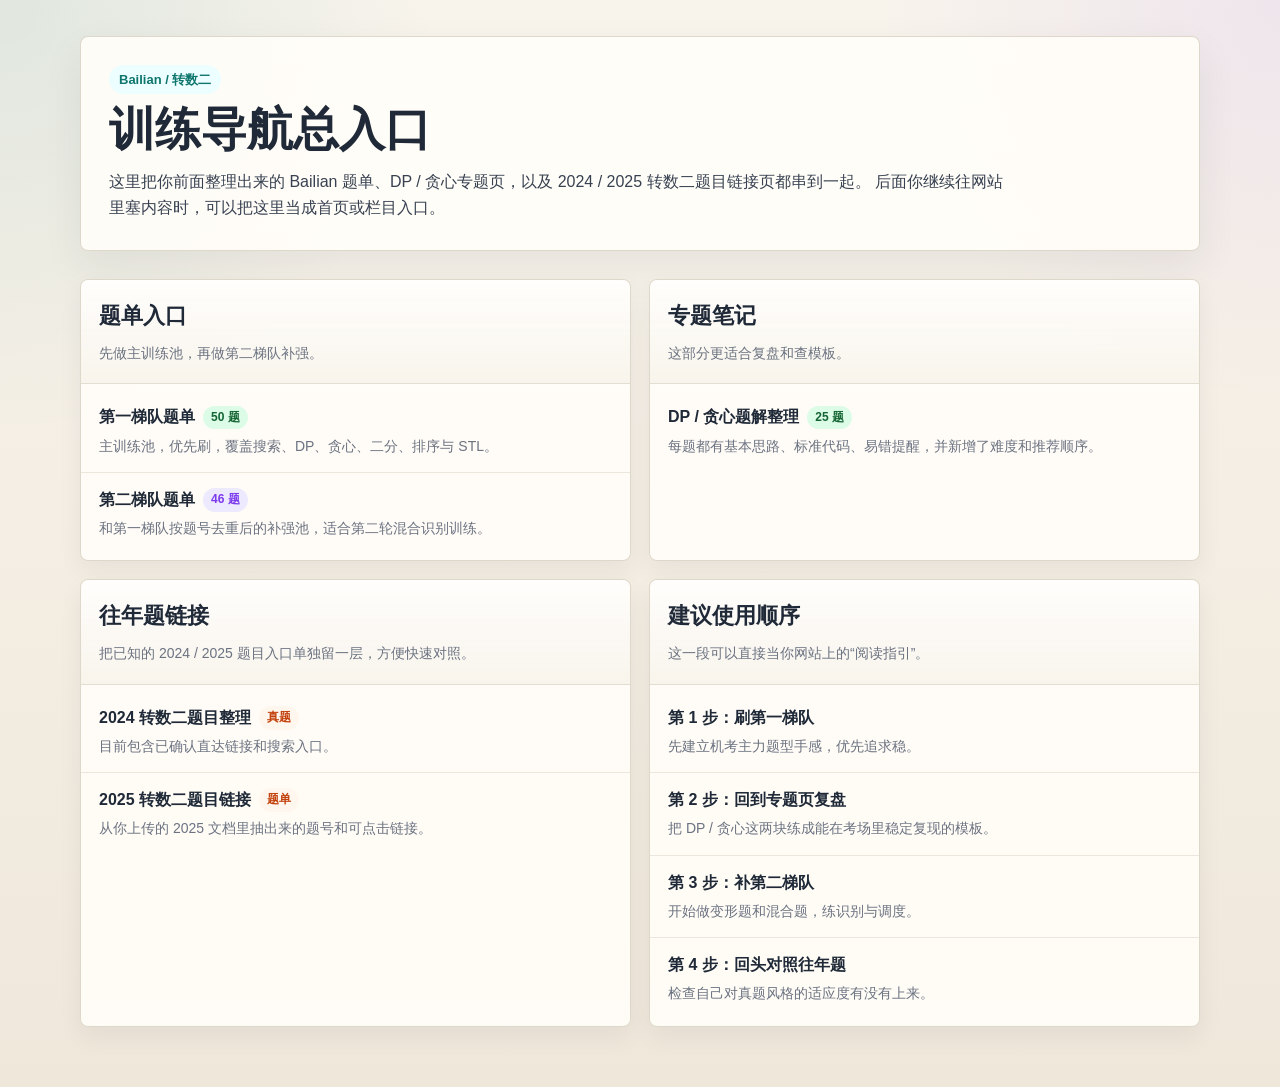
<file: bailian_hub.html>
﻿<!doctype html>
<html lang="zh-CN">
<head>
    <script>
        (function () {
            var isPublishedSite = location.hostname.toLowerCase() === 'kotori-cjk.github.io';
            var recentGrant = false;
            try {
                var grantTime = Number(localStorage.getItem('kotori-child-site-auth-time') || '0');
                recentGrant = Date.now() - grantTime < 15000;
            } catch (error) {}
            var hasAccess = sessionStorage.getItem('kotori-child-site-auth') === 'ok' || recentGrant;
            if (isPublishedSite && !hasAccess) {
                window.location.replace('https://kotori-cjk.github.io/?space=locked');
            }
        })();
    </script>
  <meta charset="utf-8">
  <meta name="viewport" content="width=device-width, initial-scale=1">
  <title>Bailian / 转数二训练导航</title>
  <style>
    :root{
      --bg:#f6f2e9;
      --paper:#fffdf8;
      --ink:#1f2937;
      --muted:#6b7280;
      --line:#ddd6c9;
      --accent:#0f766e;
      --accent2:#7c3aed;
      --soft:#ecfeff;
    }
    *{box-sizing:border-box}
    body{
      margin:0;
      font-family:"Segoe UI","Microsoft YaHei",sans-serif;
      color:var(--ink);
      background:
        radial-gradient(circle at top left, rgba(15,118,110,.10), transparent 26%),
        radial-gradient(circle at top right, rgba(124,58,237,.08), transparent 24%),
        linear-gradient(180deg,#f8f4ec 0%,#efe7da 100%);
      line-height:1.65;
    }
    .page{
      max-width:1160px;
      margin:0 auto;
      padding:36px 20px 60px;
    }
    .hero{
      background:rgba(255,253,248,.94);
      border:1px solid rgba(221,214,201,.95);
      border-radius:8px;
      padding:28px;
      box-shadow:0 16px 40px rgba(31,41,55,.07);
    }
    .tag{
      display:inline-block;
      padding:4px 10px;
      border-radius:999px;
      background:var(--soft);
      color:var(--accent);
      font-size:13px;
      font-weight:700;
      margin-bottom:10px;
    }
    h1{
      margin:0;
      font-size:clamp(30px,4.8vw,46px);
      line-height:1.1;
    }
    .lead{
      margin:14px 0 0;
      max-width:900px;
      color:#374151;
    }
    .grid{
      display:grid;
      grid-template-columns:repeat(2,minmax(0,1fr));
      gap:18px;
      margin-top:28px;
    }
    .section{
      background:rgba(255,253,248,.94);
      border:1px solid rgba(221,214,201,.95);
      border-radius:8px;
      overflow:hidden;
      box-shadow:0 10px 24px rgba(31,41,55,.06);
    }
    .section-head{
      padding:18px;
      border-bottom:1px solid rgba(221,214,201,.8);
      background:linear-gradient(180deg,rgba(255,255,255,.6),rgba(248,244,236,.95));
    }
    .section-head h2{
      margin:0;
      font-size:22px;
    }
    .section-head p{
      margin:8px 0 0;
      color:var(--muted);
      font-size:14px;
    }
    .list{
      list-style:none;
      margin:0;
      padding:6px 0;
    }
    .list li + li{
      border-top:1px solid rgba(221,214,201,.55);
    }
    .list a{
      display:block;
      padding:14px 18px;
      color:inherit;
      text-decoration:none;
    }
    .list a:hover{
      background:#f9fafb;
    }
    .item-title{
      display:flex;
      align-items:center;
      gap:8px;
      font-weight:700;
      margin-bottom:4px;
    }
    .item-desc{
      color:var(--muted);
      font-size:14px;
    }
    .badge{
      font-size:12px;
      padding:2px 8px;
      border-radius:999px;
      background:#ede9fe;
      color:var(--accent2);
      font-weight:700;
    }
    .badge.main{
      background:#dcfce7;
      color:#166534;
    }
    .badge.exam{
      background:#fff7ed;
      color:#c2410c;
    }
    @media (max-width:860px){
      .grid{grid-template-columns:1fr}
    }
  </style>
</head>
<body>
  <main class="page">
    <section class="hero">
      <div class="tag">Bailian / 转数二</div>
      <h1>训练导航总入口</h1>
      <p class="lead">
        这里把你前面整理出来的 Bailian 题单、DP / 贪心专题页，以及 2024 / 2025 转数二题目链接页都串到一起。
        后面你继续往网站里塞内容时，可以把这里当成首页或栏目入口。
      </p>
    </section>

    <section class="grid">
      <article class="section">
        <div class="section-head">
          <h2>题单入口</h2>
          <p>先做主训练池，再做第二梯队补强。</p>
        </div>
        <ul class="list">
          <li>
            <a href="./bailian_training_set.html">
              <div class="item-title">第一梯队题单 <span class="badge main">50 题</span></div>
              <div class="item-desc">主训练池，优先刷，覆盖搜索、DP、贪心、二分、排序与 STL。</div>
            </a>
          </li>
          <li>
            <a href="./bailian_training_set_round2.html">
              <div class="item-title">第二梯队题单 <span class="badge">46 题</span></div>
              <div class="item-desc">和第一梯队按题号去重后的补强池，适合第二轮混合识别训练。</div>
            </a>
          </li>
        </ul>
      </article>

      <article class="section">
        <div class="section-head">
          <h2>专题笔记</h2>
          <p>这部分更适合复盘和查模板。</p>
        </div>
        <ul class="list">
          <li>
            <a href="./bailian_dp_greedy_notes.html">
              <div class="item-title">DP / 贪心题解整理 <span class="badge main">25 题</span></div>
              <div class="item-desc">每题都有基本思路、标准代码、易错提醒，并新增了难度和推荐顺序。</div>
            </a>
          </li>
        </ul>
      </article>

      <article class="section">
        <div class="section-head">
          <h2>往年题链接</h2>
          <p>把已知的 2024 / 2025 题目入口单独留一层，方便快速对照。</p>
        </div>
        <ul class="list">
          <li>
            <a href="./zhuanshuer_2024_links.html">
              <div class="item-title">2024 转数二题目整理 <span class="badge exam">真题</span></div>
              <div class="item-desc">目前包含已确认直达链接和搜索入口。</div>
            </a>
          </li>
          <li>
            <a href="./zhuanshuer_2025_links.html">
              <div class="item-title">2025 转数二题目链接 <span class="badge exam">题单</span></div>
              <div class="item-desc">从你上传的 2025 文档里抽出来的题号和可点击链接。</div>
            </a>
          </li>
        </ul>
      </article>

      <article class="section">
        <div class="section-head">
          <h2>建议使用顺序</h2>
          <p>这一段可以直接当你网站上的“阅读指引”。</p>
        </div>
        <ul class="list">
          <li>
            <a href="./bailian_training_set.html">
              <div class="item-title">第 1 步：刷第一梯队</div>
              <div class="item-desc">先建立机考主力题型手感，优先追求稳。</div>
            </a>
          </li>
          <li>
            <a href="./bailian_dp_greedy_notes.html">
              <div class="item-title">第 2 步：回到专题页复盘</div>
              <div class="item-desc">把 DP / 贪心这两块练成能在考场里稳定复现的模板。</div>
            </a>
          </li>
          <li>
            <a href="./bailian_training_set_round2.html">
              <div class="item-title">第 3 步：补第二梯队</div>
              <div class="item-desc">开始做变形题和混合题，练识别与调度。</div>
            </a>
          </li>
          <li>
            <a href="./zhuanshuer_2024_links.html">
              <div class="item-title">第 4 步：回头对照往年题</div>
              <div class="item-desc">检查自己对真题风格的适应度有没有上来。</div>
            </a>
          </li>
        </ul>
      </article>
    </section>
  </main>
</body>
</html>
</file>
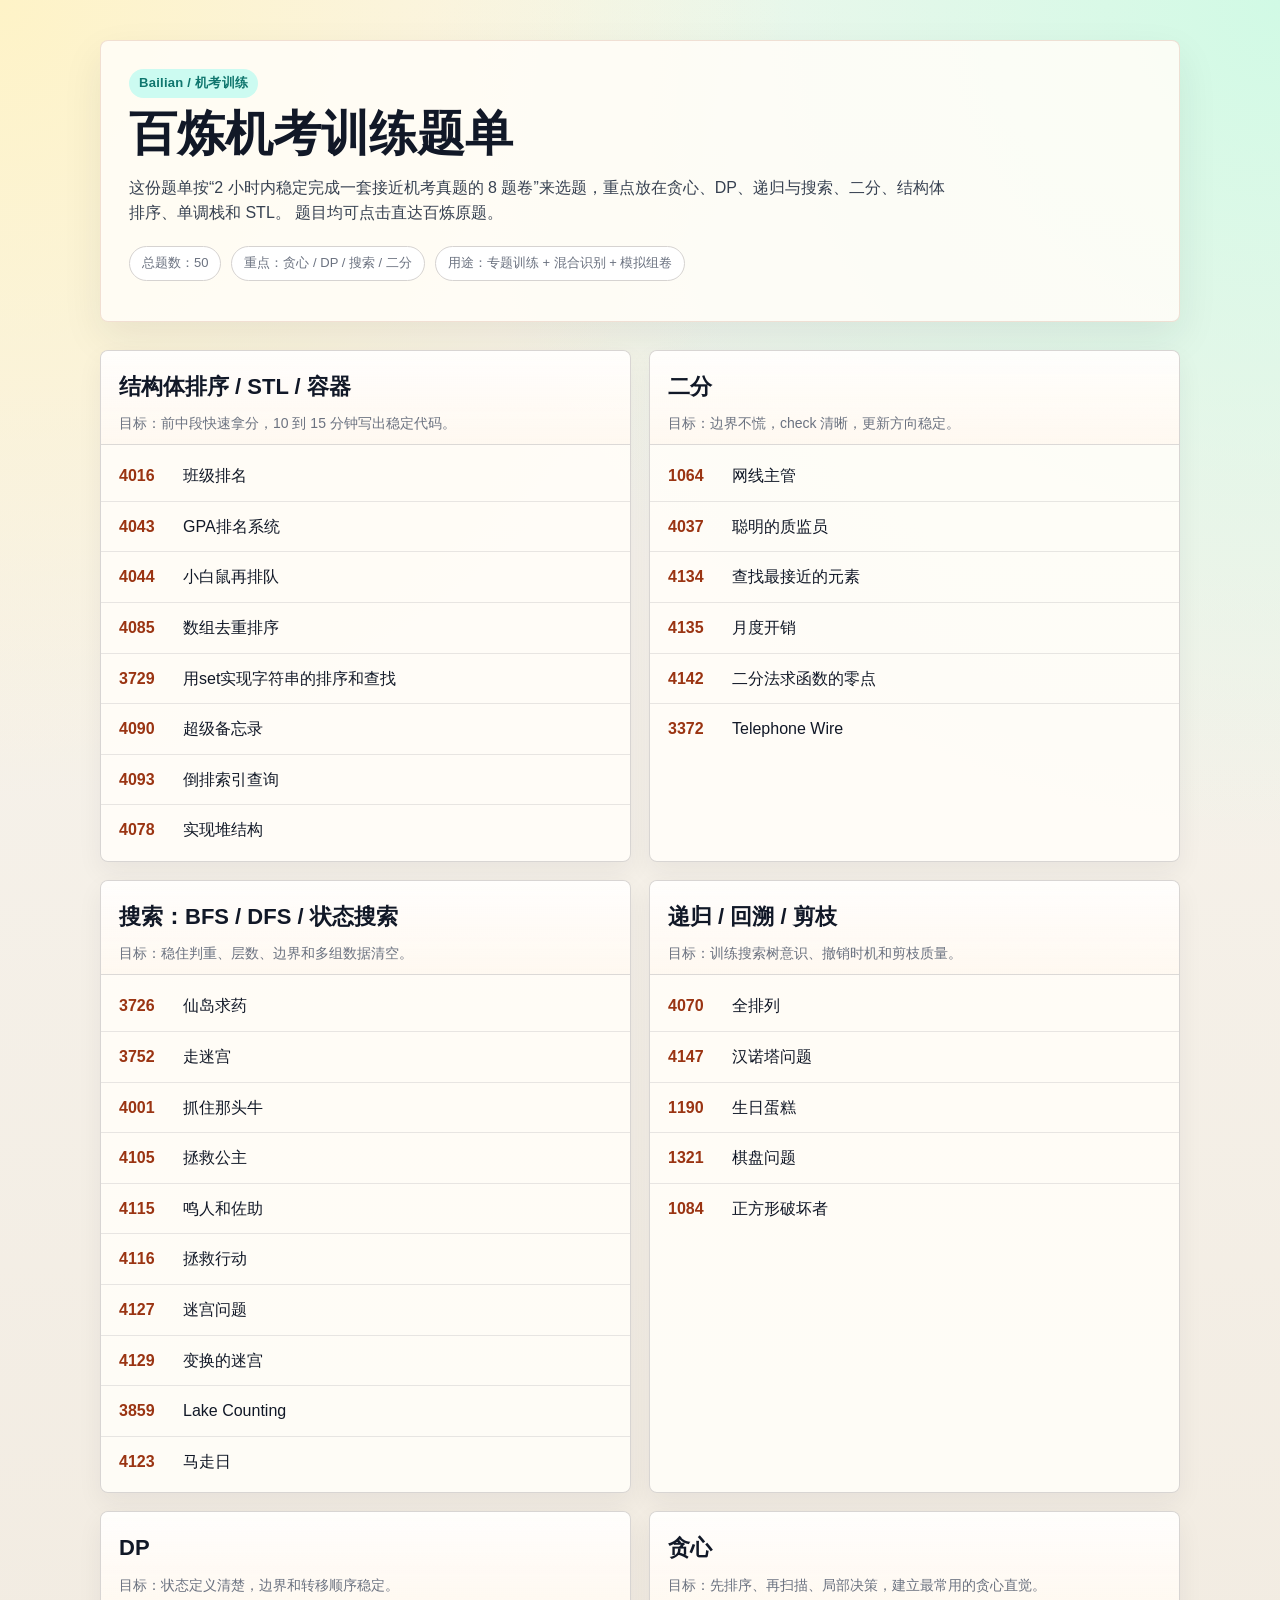
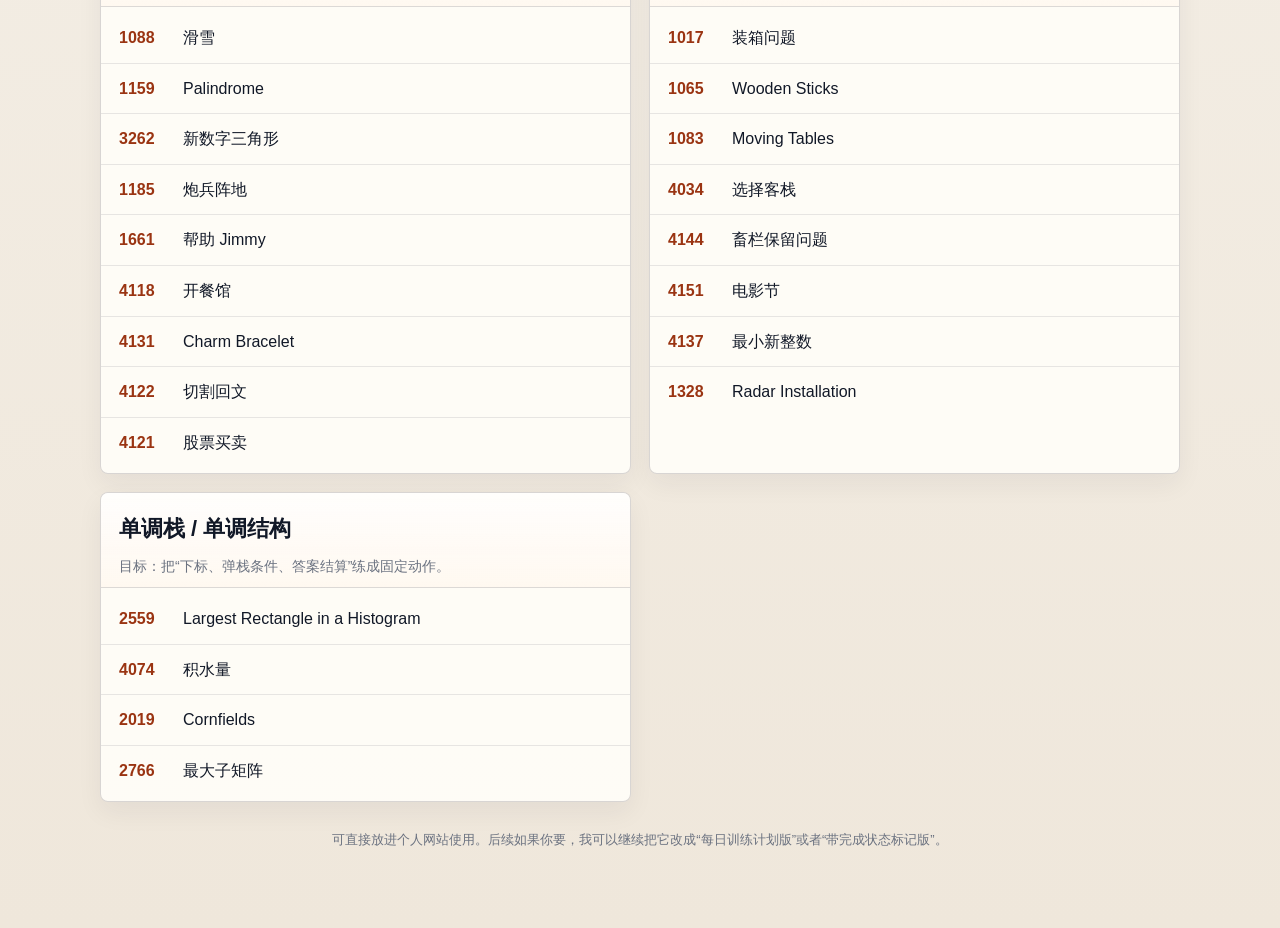
<file: bailian_training_set.html>
﻿<!doctype html>
<html lang="zh-CN">
<head>
    <script>
        (function () {
            var isPublishedSite = location.hostname.toLowerCase() === 'kotori-cjk.github.io';
            var recentGrant = false;
            try {
                var grantTime = Number(localStorage.getItem('kotori-child-site-auth-time') || '0');
                recentGrant = Date.now() - grantTime < 15000;
            } catch (error) {}
            var hasAccess = sessionStorage.getItem('kotori-child-site-auth') === 'ok' || recentGrant;
            if (isPublishedSite && !hasAccess) {
                window.location.replace('https://kotori-cjk.github.io/?space=locked');
            }
        })();
    </script>
  <meta charset="utf-8">
  <meta name="viewport" content="width=device-width, initial-scale=1">
  <title>百炼机考训练题单</title>
  <style>
    :root {
      --bg: #f5f1e8;
      --paper: #fffdf8;
      --ink: #1f2937;
      --muted: #6b7280;
      --line: #d6d3d1;
      --accent: #0f766e;
      --accent-soft: #ccfbf1;
      --warm: #9a3412;
    }

    * {
      box-sizing: border-box;
    }

    body {
      margin: 0;
      font-family: "Segoe UI", "Microsoft YaHei", sans-serif;
      color: var(--ink);
      background:
        radial-gradient(circle at top left, #fef3c7 0, transparent 28%),
        radial-gradient(circle at top right, #d1fae5 0, transparent 30%),
        linear-gradient(180deg, #f8f5ef 0%, #efe7db 100%);
      line-height: 1.6;
    }

    .page {
      max-width: 1120px;
      margin: 0 auto;
      padding: 40px 20px 64px;
    }

    .hero {
      background: rgba(255, 253, 248, 0.88);
      border: 1px solid rgba(154, 52, 18, 0.14);
      border-radius: 8px;
      padding: 28px 28px 24px;
      box-shadow: 0 16px 40px rgba(31, 41, 55, 0.08);
    }

    .eyebrow {
      display: inline-block;
      margin-bottom: 10px;
      padding: 4px 10px;
      border-radius: 999px;
      background: var(--accent-soft);
      color: var(--accent);
      font-size: 13px;
      font-weight: 700;
      letter-spacing: 0.02em;
    }

    h1 {
      margin: 0;
      font-size: clamp(30px, 5vw, 48px);
      line-height: 1.1;
      color: #111827;
    }

    .lead {
      max-width: 820px;
      margin: 14px 0 0;
      color: #374151;
      font-size: 16px;
    }

    .meta {
      display: flex;
      flex-wrap: wrap;
      gap: 10px;
      margin-top: 20px;
      padding: 0;
      list-style: none;
    }

    .meta li {
      padding: 6px 12px;
      border: 1px solid var(--line);
      border-radius: 999px;
      background: #fff;
      color: var(--muted);
      font-size: 13px;
    }

    .grid {
      display: grid;
      grid-template-columns: repeat(2, minmax(0, 1fr));
      gap: 18px;
      margin-top: 28px;
    }

    .section {
      background: rgba(255, 253, 248, 0.92);
      border: 1px solid rgba(214, 211, 209, 0.95);
      border-radius: 8px;
      overflow: hidden;
      box-shadow: 0 10px 26px rgba(31, 41, 55, 0.06);
    }

    .section-head {
      padding: 18px 18px 10px;
      border-bottom: 1px solid rgba(214, 211, 209, 0.85);
      background: linear-gradient(180deg, rgba(255,255,255,0.7), rgba(255,248,240,0.9));
    }

    .section-head h2 {
      margin: 0;
      font-size: 22px;
      color: #111827;
    }

    .section-head p {
      margin: 8px 0 0;
      color: var(--muted);
      font-size: 14px;
    }

    .list {
      list-style: none;
      margin: 0;
      padding: 6px 0;
    }

    .list li {
      border-top: 1px solid rgba(214, 211, 209, 0.55);
    }

    .list li:first-child {
      border-top: 0;
    }

    .list a {
      display: flex;
      gap: 12px;
      align-items: baseline;
      padding: 12px 18px;
      color: inherit;
      text-decoration: none;
      transition: background-color 120ms ease, transform 120ms ease;
    }

    .list a:hover {
      background: rgba(204, 251, 241, 0.5);
    }

    .id {
      min-width: 52px;
      color: var(--warm);
      font-weight: 700;
      font-variant-numeric: tabular-nums;
    }

    .name {
      color: #111827;
    }

    .footer {
      margin-top: 28px;
      color: var(--muted);
      font-size: 13px;
      text-align: center;
    }

    @media (max-width: 860px) {
      .grid {
        grid-template-columns: 1fr;
      }
    }
  </style>
</head>
<body>
  <main class="page">
    <section class="hero">
      <div class="eyebrow">Bailian / 机考训练</div>
      <h1>百炼机考训练题单</h1>
      <p class="lead">
        这份题单按“2 小时内稳定完成一套接近机考真题的 8 题卷”来选题，重点放在贪心、DP、递归与搜索、二分、结构体排序、单调栈和 STL。
        题目均可点击直达百炼原题。
      </p>
      <ul class="meta">
        <li>总题数：50</li>
        <li>重点：贪心 / DP / 搜索 / 二分</li>
        <li>用途：专题训练 + 混合识别 + 模拟组卷</li>
      </ul>
    </section>

    <section class="grid">
      <article class="section">
        <div class="section-head">
          <h2>结构体排序 / STL / 容器</h2>
          <p>目标：前中段快速拿分，10 到 15 分钟写出稳定代码。</p>
        </div>
        <ul class="list">
          <li><a href="http://bailian.openjudge.cn/practice/4016/" target="_blank" rel="noreferrer"><span class="id">4016</span><span class="name">班级排名</span></a></li>
          <li><a href="http://bailian.openjudge.cn/practice/4043/" target="_blank" rel="noreferrer"><span class="id">4043</span><span class="name">GPA排名系统</span></a></li>
          <li><a href="http://bailian.openjudge.cn/practice/4044/" target="_blank" rel="noreferrer"><span class="id">4044</span><span class="name">小白鼠再排队</span></a></li>
          <li><a href="http://bailian.openjudge.cn/practice/4085/" target="_blank" rel="noreferrer"><span class="id">4085</span><span class="name">数组去重排序</span></a></li>
          <li><a href="http://bailian.openjudge.cn/practice/3729/" target="_blank" rel="noreferrer"><span class="id">3729</span><span class="name">用set实现字符串的排序和查找</span></a></li>
          <li><a href="http://bailian.openjudge.cn/practice/4090/" target="_blank" rel="noreferrer"><span class="id">4090</span><span class="name">超级备忘录</span></a></li>
          <li><a href="http://bailian.openjudge.cn/practice/4093/" target="_blank" rel="noreferrer"><span class="id">4093</span><span class="name">倒排索引查询</span></a></li>
          <li><a href="http://bailian.openjudge.cn/practice/4078/" target="_blank" rel="noreferrer"><span class="id">4078</span><span class="name">实现堆结构</span></a></li>
        </ul>
      </article>

      <article class="section">
        <div class="section-head">
          <h2>二分</h2>
          <p>目标：边界不慌，check 清晰，更新方向稳定。</p>
        </div>
        <ul class="list">
          <li><a href="http://bailian.openjudge.cn/practice/1064/" target="_blank" rel="noreferrer"><span class="id">1064</span><span class="name">网线主管</span></a></li>
          <li><a href="http://bailian.openjudge.cn/practice/4037/" target="_blank" rel="noreferrer"><span class="id">4037</span><span class="name">聪明的质监员</span></a></li>
          <li><a href="http://bailian.openjudge.cn/practice/4134/" target="_blank" rel="noreferrer"><span class="id">4134</span><span class="name">查找最接近的元素</span></a></li>
          <li><a href="http://bailian.openjudge.cn/practice/4135/" target="_blank" rel="noreferrer"><span class="id">4135</span><span class="name">月度开销</span></a></li>
          <li><a href="http://bailian.openjudge.cn/practice/4142/" target="_blank" rel="noreferrer"><span class="id">4142</span><span class="name">二分法求函数的零点</span></a></li>
          <li><a href="http://bailian.openjudge.cn/practice/3372/" target="_blank" rel="noreferrer"><span class="id">3372</span><span class="name">Telephone Wire</span></a></li>
        </ul>
      </article>

      <article class="section">
        <div class="section-head">
          <h2>搜索：BFS / DFS / 状态搜索</h2>
          <p>目标：稳住判重、层数、边界和多组数据清空。</p>
        </div>
        <ul class="list">
          <li><a href="http://bailian.openjudge.cn/practice/3726/" target="_blank" rel="noreferrer"><span class="id">3726</span><span class="name">仙岛求药</span></a></li>
          <li><a href="http://bailian.openjudge.cn/practice/3752/" target="_blank" rel="noreferrer"><span class="id">3752</span><span class="name">走迷宫</span></a></li>
          <li><a href="http://bailian.openjudge.cn/practice/4001/" target="_blank" rel="noreferrer"><span class="id">4001</span><span class="name">抓住那头牛</span></a></li>
          <li><a href="http://bailian.openjudge.cn/practice/4105/" target="_blank" rel="noreferrer"><span class="id">4105</span><span class="name">拯救公主</span></a></li>
          <li><a href="http://bailian.openjudge.cn/practice/4115/" target="_blank" rel="noreferrer"><span class="id">4115</span><span class="name">鸣人和佐助</span></a></li>
          <li><a href="http://bailian.openjudge.cn/practice/4116/" target="_blank" rel="noreferrer"><span class="id">4116</span><span class="name">拯救行动</span></a></li>
          <li><a href="http://bailian.openjudge.cn/practice/4127/" target="_blank" rel="noreferrer"><span class="id">4127</span><span class="name">迷宫问题</span></a></li>
          <li><a href="http://bailian.openjudge.cn/practice/4129/" target="_blank" rel="noreferrer"><span class="id">4129</span><span class="name">变换的迷宫</span></a></li>
          <li><a href="http://bailian.openjudge.cn/practice/3859/" target="_blank" rel="noreferrer"><span class="id">3859</span><span class="name">Lake Counting</span></a></li>
          <li><a href="http://bailian.openjudge.cn/practice/4123/" target="_blank" rel="noreferrer"><span class="id">4123</span><span class="name">马走日</span></a></li>
        </ul>
      </article>

      <article class="section">
        <div class="section-head">
          <h2>递归 / 回溯 / 剪枝</h2>
          <p>目标：训练搜索树意识、撤销时机和剪枝质量。</p>
        </div>
        <ul class="list">
          <li><a href="http://bailian.openjudge.cn/practice/4070/" target="_blank" rel="noreferrer"><span class="id">4070</span><span class="name">全排列</span></a></li>
          <li><a href="http://bailian.openjudge.cn/practice/4147/" target="_blank" rel="noreferrer"><span class="id">4147</span><span class="name">汉诺塔问题</span></a></li>
          <li><a href="http://bailian.openjudge.cn/practice/1190/" target="_blank" rel="noreferrer"><span class="id">1190</span><span class="name">生日蛋糕</span></a></li>
          <li><a href="http://bailian.openjudge.cn/practice/1321/" target="_blank" rel="noreferrer"><span class="id">1321</span><span class="name">棋盘问题</span></a></li>
          <li><a href="http://bailian.openjudge.cn/practice/1084/" target="_blank" rel="noreferrer"><span class="id">1084</span><span class="name">正方形破坏者</span></a></li>
        </ul>
      </article>

      <article class="section">
        <div class="section-head">
          <h2>DP</h2>
          <p>目标：状态定义清楚，边界和转移顺序稳定。</p>
        </div>
        <ul class="list">
          <li><a href="http://bailian.openjudge.cn/practice/1088/" target="_blank" rel="noreferrer"><span class="id">1088</span><span class="name">滑雪</span></a></li>
          <li><a href="http://bailian.openjudge.cn/practice/1159/" target="_blank" rel="noreferrer"><span class="id">1159</span><span class="name">Palindrome</span></a></li>
          <li><a href="http://bailian.openjudge.cn/practice/3262/" target="_blank" rel="noreferrer"><span class="id">3262</span><span class="name">新数字三角形</span></a></li>
          <li><a href="http://bailian.openjudge.cn/practice/1185/" target="_blank" rel="noreferrer"><span class="id">1185</span><span class="name">炮兵阵地</span></a></li>
          <li><a href="http://bailian.openjudge.cn/practice/1661/" target="_blank" rel="noreferrer"><span class="id">1661</span><span class="name">帮助 Jimmy</span></a></li>
          <li><a href="http://bailian.openjudge.cn/practice/4118/" target="_blank" rel="noreferrer"><span class="id">4118</span><span class="name">开餐馆</span></a></li>
          <li><a href="http://bailian.openjudge.cn/practice/4131/" target="_blank" rel="noreferrer"><span class="id">4131</span><span class="name">Charm Bracelet</span></a></li>
          <li><a href="http://bailian.openjudge.cn/practice/4122/" target="_blank" rel="noreferrer"><span class="id">4122</span><span class="name">切割回文</span></a></li>
          <li><a href="http://bailian.openjudge.cn/practice/4121/" target="_blank" rel="noreferrer"><span class="id">4121</span><span class="name">股票买卖</span></a></li>
        </ul>
      </article>

      <article class="section">
        <div class="section-head">
          <h2>贪心</h2>
          <p>目标：先排序、再扫描、局部决策，建立最常用的贪心直觉。</p>
        </div>
        <ul class="list">
          <li><a href="http://bailian.openjudge.cn/practice/1017/" target="_blank" rel="noreferrer"><span class="id">1017</span><span class="name">装箱问题</span></a></li>
          <li><a href="http://bailian.openjudge.cn/practice/1065/" target="_blank" rel="noreferrer"><span class="id">1065</span><span class="name">Wooden Sticks</span></a></li>
          <li><a href="http://bailian.openjudge.cn/practice/1083/" target="_blank" rel="noreferrer"><span class="id">1083</span><span class="name">Moving Tables</span></a></li>
          <li><a href="http://bailian.openjudge.cn/practice/4034/" target="_blank" rel="noreferrer"><span class="id">4034</span><span class="name">选择客栈</span></a></li>
          <li><a href="http://bailian.openjudge.cn/practice/4144/" target="_blank" rel="noreferrer"><span class="id">4144</span><span class="name">畜栏保留问题</span></a></li>
          <li><a href="http://bailian.openjudge.cn/practice/4151/" target="_blank" rel="noreferrer"><span class="id">4151</span><span class="name">电影节</span></a></li>
          <li><a href="http://bailian.openjudge.cn/practice/4137/" target="_blank" rel="noreferrer"><span class="id">4137</span><span class="name">最小新整数</span></a></li>
          <li><a href="http://bailian.openjudge.cn/practice/1328/" target="_blank" rel="noreferrer"><span class="id">1328</span><span class="name">Radar Installation</span></a></li>
        </ul>
      </article>

      <article class="section">
        <div class="section-head">
          <h2>单调栈 / 单调结构</h2>
          <p>目标：把“下标、弹栈条件、答案结算”练成固定动作。</p>
        </div>
        <ul class="list">
          <li><a href="http://bailian.openjudge.cn/practice/2559/" target="_blank" rel="noreferrer"><span class="id">2559</span><span class="name">Largest Rectangle in a Histogram</span></a></li>
          <li><a href="http://bailian.openjudge.cn/practice/4074/" target="_blank" rel="noreferrer"><span class="id">4074</span><span class="name">积水量</span></a></li>
          <li><a href="http://bailian.openjudge.cn/practice/2019/" target="_blank" rel="noreferrer"><span class="id">2019</span><span class="name">Cornfields</span></a></li>
          <li><a href="http://bailian.openjudge.cn/practice/2766/" target="_blank" rel="noreferrer"><span class="id">2766</span><span class="name">最大子矩阵</span></a></li>
        </ul>
      </article>
    </section>

    <p class="footer">可直接放进个人网站使用。后续如果你要，我可以继续把它改成“每日训练计划版”或者“带完成状态标记版”。</p>
  </main>
</body>
</html>
</file>
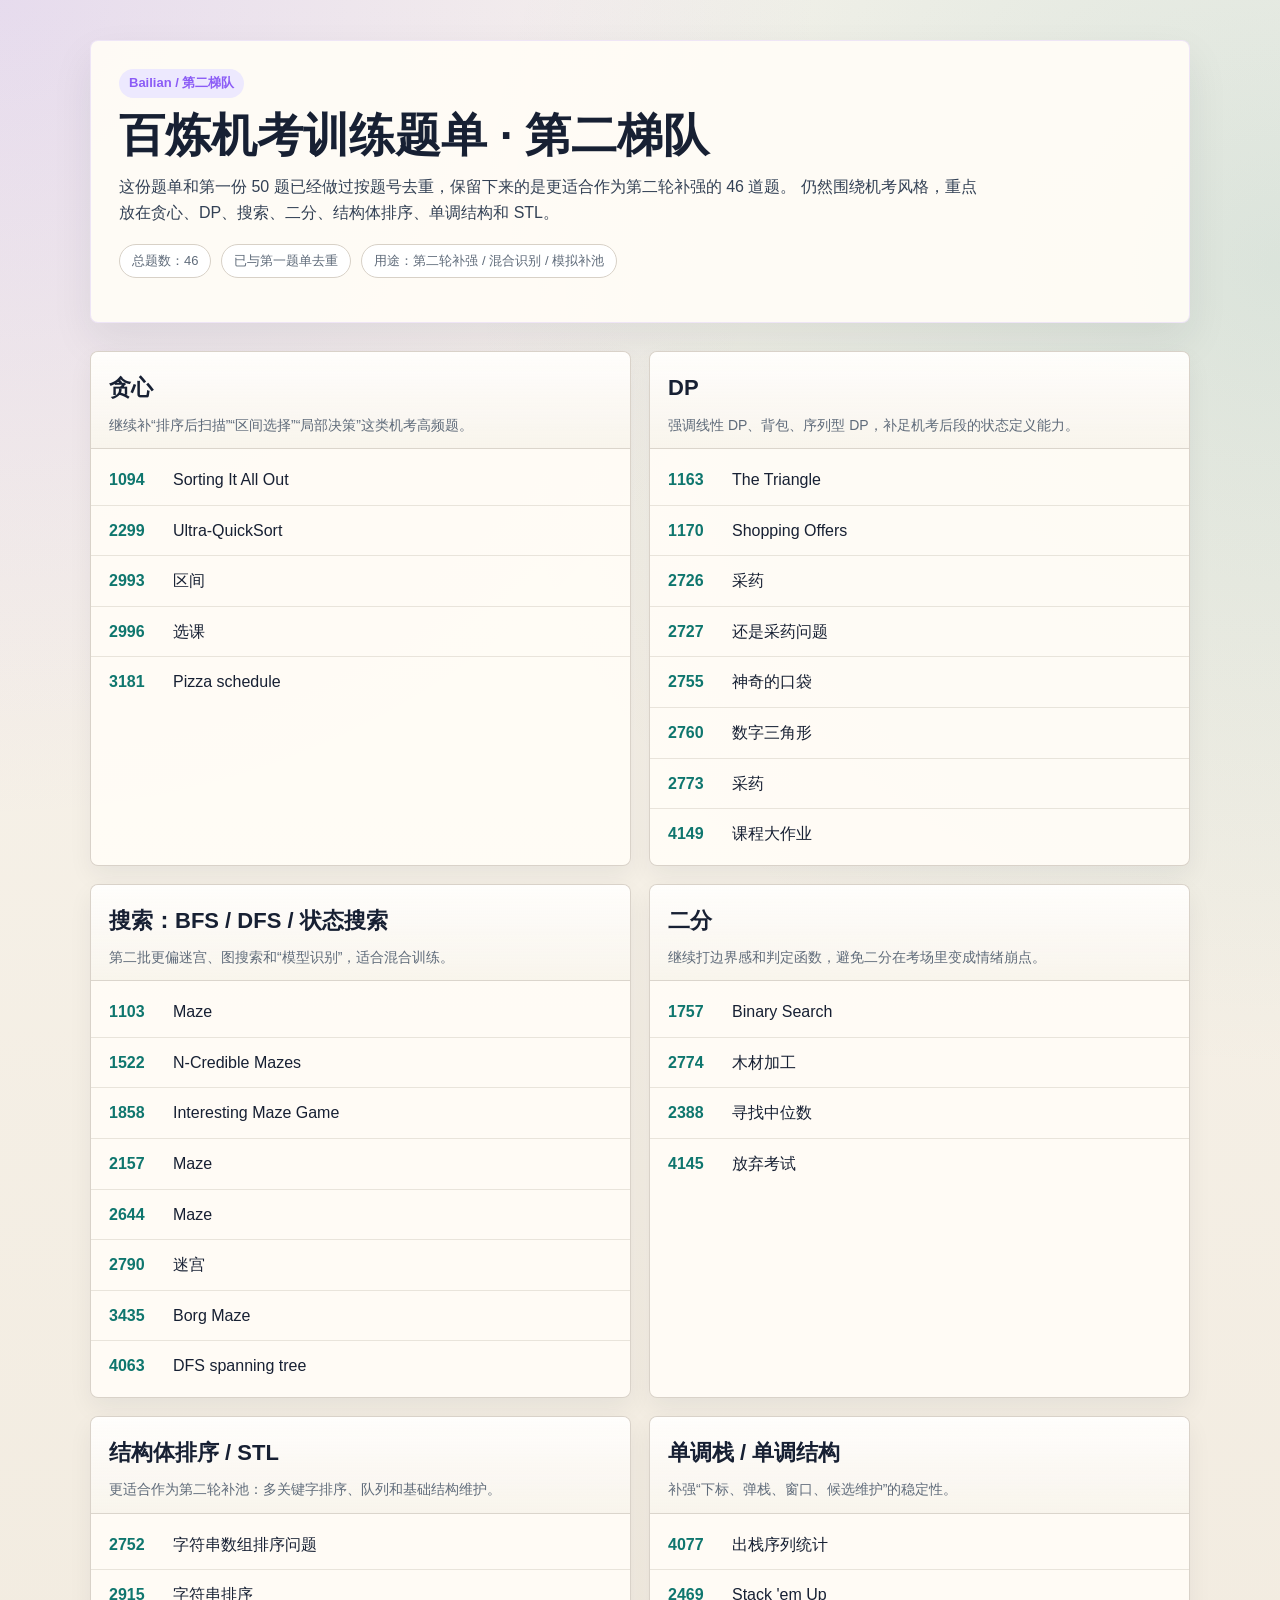
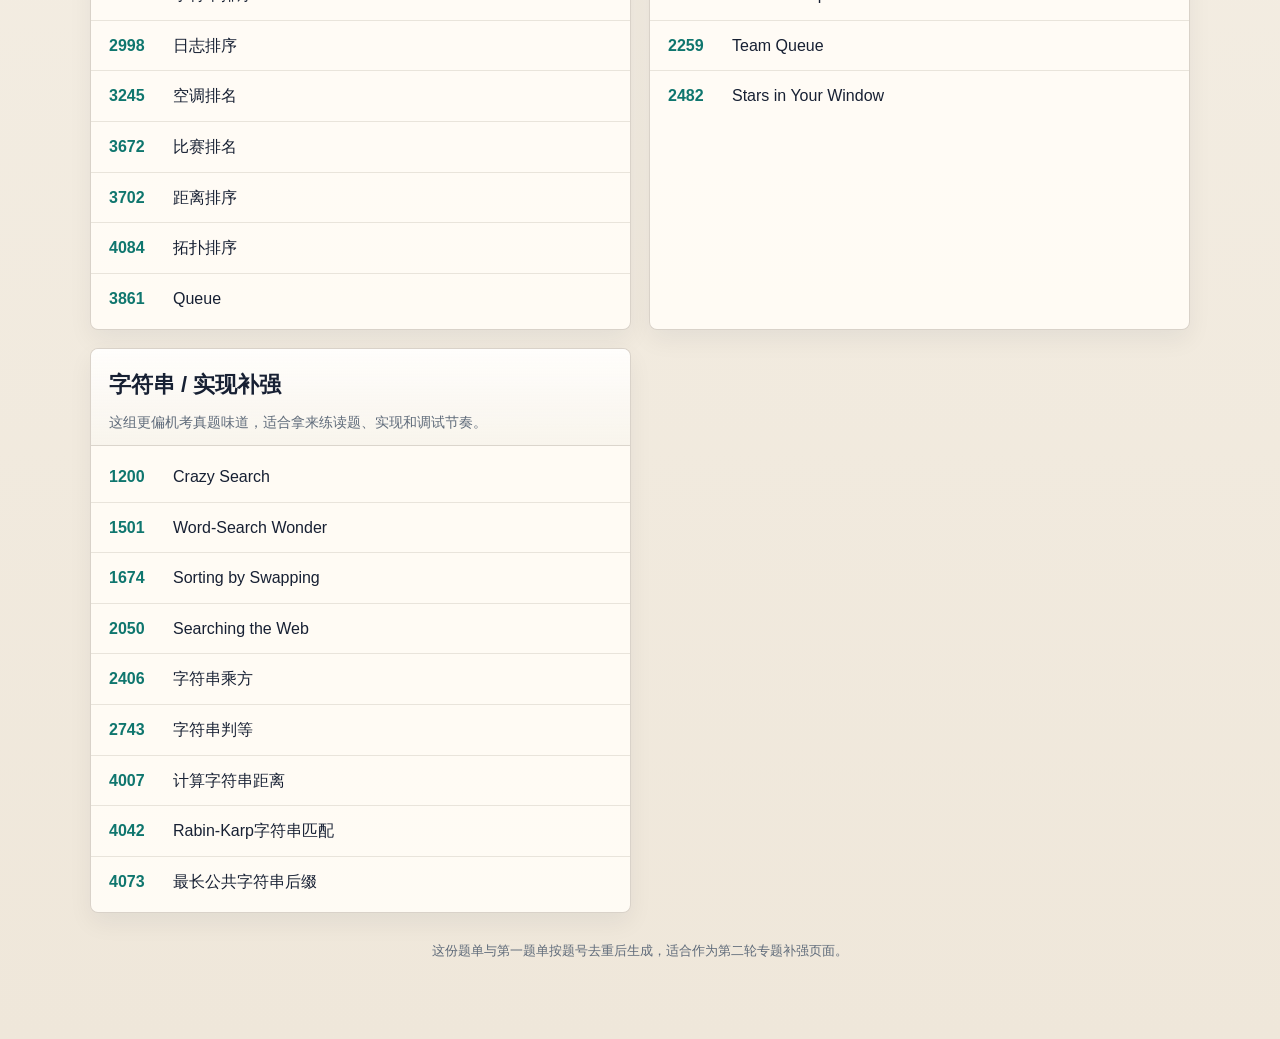
<file: bailian_training_set_round2.html>
﻿<!doctype html>
<html lang="zh-CN">
<head>
    <script>
        (function () {
            var isPublishedSite = location.hostname.toLowerCase() === 'kotori-cjk.github.io';
            var recentGrant = false;
            try {
                var grantTime = Number(localStorage.getItem('kotori-child-site-auth-time') || '0');
                recentGrant = Date.now() - grantTime < 15000;
            } catch (error) {}
            var hasAccess = sessionStorage.getItem('kotori-child-site-auth') === 'ok' || recentGrant;
            if (isPublishedSite && !hasAccess) {
                window.location.replace('https://kotori-cjk.github.io/?space=locked');
            }
        })();
    </script>
  <meta charset="utf-8">
  <meta name="viewport" content="width=device-width, initial-scale=1">
  <title>百炼机考训练题单 · 第二梯队</title>
  <style>
    :root {
      --bg: #f4efe6;
      --paper: rgba(255, 252, 246, 0.94);
      --ink: #172033;
      --muted: #5f6b7a;
      --line: #d8d1c7;
      --accent: #8b5cf6;
      --accent-2: #0f766e;
      --soft: #ede9fe;
    }

    * { box-sizing: border-box; }

    body {
      margin: 0;
      color: var(--ink);
      font-family: "Segoe UI", "Microsoft YaHei", sans-serif;
      background:
        radial-gradient(circle at 0% 0%, rgba(139, 92, 246, 0.16), transparent 28%),
        radial-gradient(circle at 100% 10%, rgba(15, 118, 110, 0.12), transparent 30%),
        linear-gradient(180deg, #f8f4ec 0%, #efe7da 100%);
      line-height: 1.6;
    }

    .page {
      max-width: 1140px;
      margin: 0 auto;
      padding: 40px 20px 64px;
    }

    .hero {
      padding: 28px;
      border: 1px solid rgba(139, 92, 246, 0.14);
      border-radius: 8px;
      background: var(--paper);
      box-shadow: 0 18px 42px rgba(23, 32, 51, 0.08);
    }

    .tag {
      display: inline-block;
      margin-bottom: 12px;
      padding: 4px 10px;
      border-radius: 999px;
      background: var(--soft);
      color: var(--accent);
      font-size: 13px;
      font-weight: 700;
    }

    h1 {
      margin: 0;
      font-size: clamp(30px, 4.5vw, 46px);
      line-height: 1.1;
    }

    .lead {
      margin: 14px 0 0;
      max-width: 860px;
      color: #334155;
    }

    .meta {
      display: flex;
      flex-wrap: wrap;
      gap: 10px;
      margin-top: 18px;
      padding: 0;
      list-style: none;
    }

    .meta li {
      padding: 6px 12px;
      background: #fff;
      border: 1px solid var(--line);
      border-radius: 999px;
      color: var(--muted);
      font-size: 13px;
    }

    .grid {
      display: grid;
      grid-template-columns: repeat(2, minmax(0, 1fr));
      gap: 18px;
      margin-top: 28px;
    }

    .section {
      overflow: hidden;
      border: 1px solid rgba(216, 209, 199, 0.96);
      border-radius: 8px;
      background: var(--paper);
      box-shadow: 0 10px 24px rgba(23, 32, 51, 0.06);
    }

    .section-head {
      padding: 18px 18px 12px;
      border-bottom: 1px solid rgba(216, 209, 199, 0.9);
      background: linear-gradient(180deg, rgba(255,255,255,0.7), rgba(248,244,236,0.95));
    }

    .section-head h2 {
      margin: 0;
      font-size: 22px;
    }

    .section-head p {
      margin: 8px 0 0;
      font-size: 14px;
      color: var(--muted);
    }

    .list {
      list-style: none;
      margin: 0;
      padding: 6px 0;
    }

    .list li + li {
      border-top: 1px solid rgba(216, 209, 199, 0.55);
    }

    .list a {
      display: flex;
      gap: 12px;
      align-items: baseline;
      padding: 12px 18px;
      color: inherit;
      text-decoration: none;
      transition: background-color 120ms ease;
    }

    .list a:hover {
      background: rgba(237, 233, 254, 0.65);
    }

    .id {
      min-width: 52px;
      color: var(--accent-2);
      font-weight: 700;
      font-variant-numeric: tabular-nums;
    }

    .footer {
      margin-top: 28px;
      text-align: center;
      color: var(--muted);
      font-size: 13px;
    }

    @media (max-width: 860px) {
      .grid { grid-template-columns: 1fr; }
    }
  </style>
</head>
<body>
  <main class="page">
    <section class="hero">
      <div class="tag">Bailian / 第二梯队</div>
      <h1>百炼机考训练题单 · 第二梯队</h1>
      <p class="lead">
        这份题单和第一份 50 题已经做过按题号去重，保留下来的是更适合作为第二轮补强的 46 道题。
        仍然围绕机考风格，重点放在贪心、DP、搜索、二分、结构体排序、单调结构和 STL。
      </p>
      <ul class="meta">
        <li>总题数：46</li>
        <li>已与第一题单去重</li>
        <li>用途：第二轮补强 / 混合识别 / 模拟补池</li>
      </ul>
    </section>

    <section class="grid">
      <article class="section">
        <div class="section-head">
          <h2>贪心</h2>
          <p>继续补“排序后扫描”“区间选择”“局部决策”这类机考高频题。</p>
        </div>
        <ul class="list">
          <li><a href="http://bailian.openjudge.cn/practice/1094/" target="_blank" rel="noreferrer"><span class="id">1094</span><span>Sorting It All Out</span></a></li>
          <li><a href="http://bailian.openjudge.cn/practice/2299/" target="_blank" rel="noreferrer"><span class="id">2299</span><span>Ultra-QuickSort</span></a></li>
          <li><a href="http://bailian.openjudge.cn/practice/2993/" target="_blank" rel="noreferrer"><span class="id">2993</span><span>区间</span></a></li>
          <li><a href="http://bailian.openjudge.cn/practice/2996/" target="_blank" rel="noreferrer"><span class="id">2996</span><span>选课</span></a></li>
          <li><a href="http://bailian.openjudge.cn/practice/3181/" target="_blank" rel="noreferrer"><span class="id">3181</span><span>Pizza schedule</span></a></li>
        </ul>
      </article>

      <article class="section">
        <div class="section-head">
          <h2>DP</h2>
          <p>强调线性 DP、背包、序列型 DP，补足机考后段的状态定义能力。</p>
        </div>
        <ul class="list">
          <li><a href="http://bailian.openjudge.cn/practice/1163/" target="_blank" rel="noreferrer"><span class="id">1163</span><span>The Triangle</span></a></li>
          <li><a href="http://bailian.openjudge.cn/practice/1170/" target="_blank" rel="noreferrer"><span class="id">1170</span><span>Shopping Offers</span></a></li>
          <li><a href="http://bailian.openjudge.cn/practice/2726/" target="_blank" rel="noreferrer"><span class="id">2726</span><span>采药</span></a></li>
          <li><a href="http://bailian.openjudge.cn/practice/2727/" target="_blank" rel="noreferrer"><span class="id">2727</span><span>还是采药问题</span></a></li>
          <li><a href="http://bailian.openjudge.cn/practice/2755/" target="_blank" rel="noreferrer"><span class="id">2755</span><span>神奇的口袋</span></a></li>
          <li><a href="http://bailian.openjudge.cn/practice/2760/" target="_blank" rel="noreferrer"><span class="id">2760</span><span>数字三角形</span></a></li>
          <li><a href="http://bailian.openjudge.cn/practice/2773/" target="_blank" rel="noreferrer"><span class="id">2773</span><span>采药</span></a></li>
          <li><a href="http://bailian.openjudge.cn/practice/4149/" target="_blank" rel="noreferrer"><span class="id">4149</span><span>课程大作业</span></a></li>
        </ul>
      </article>

      <article class="section">
        <div class="section-head">
          <h2>搜索：BFS / DFS / 状态搜索</h2>
          <p>第二批更偏迷宫、图搜索和“模型识别”，适合混合训练。</p>
        </div>
        <ul class="list">
          <li><a href="http://bailian.openjudge.cn/practice/1103/" target="_blank" rel="noreferrer"><span class="id">1103</span><span>Maze</span></a></li>
          <li><a href="http://bailian.openjudge.cn/practice/1522/" target="_blank" rel="noreferrer"><span class="id">1522</span><span>N-Credible Mazes</span></a></li>
          <li><a href="http://bailian.openjudge.cn/practice/1858/" target="_blank" rel="noreferrer"><span class="id">1858</span><span>Interesting Maze Game</span></a></li>
          <li><a href="http://bailian.openjudge.cn/practice/2157/" target="_blank" rel="noreferrer"><span class="id">2157</span><span>Maze</span></a></li>
          <li><a href="http://bailian.openjudge.cn/practice/2644/" target="_blank" rel="noreferrer"><span class="id">2644</span><span>Maze</span></a></li>
          <li><a href="http://bailian.openjudge.cn/practice/2790/" target="_blank" rel="noreferrer"><span class="id">2790</span><span>迷宫</span></a></li>
          <li><a href="http://bailian.openjudge.cn/practice/3435/" target="_blank" rel="noreferrer"><span class="id">3435</span><span>Borg Maze</span></a></li>
          <li><a href="http://bailian.openjudge.cn/practice/4063/" target="_blank" rel="noreferrer"><span class="id">4063</span><span>DFS spanning tree</span></a></li>
        </ul>
      </article>

      <article class="section">
        <div class="section-head">
          <h2>二分</h2>
          <p>继续打边界感和判定函数，避免二分在考场里变成情绪崩点。</p>
        </div>
        <ul class="list">
          <li><a href="http://bailian.openjudge.cn/practice/1757/" target="_blank" rel="noreferrer"><span class="id">1757</span><span>Binary Search</span></a></li>
          <li><a href="http://bailian.openjudge.cn/practice/2774/" target="_blank" rel="noreferrer"><span class="id">2774</span><span>木材加工</span></a></li>
          <li><a href="http://bailian.openjudge.cn/practice/2388/" target="_blank" rel="noreferrer"><span class="id">2388</span><span>寻找中位数</span></a></li>
          <li><a href="http://bailian.openjudge.cn/practice/4145/" target="_blank" rel="noreferrer"><span class="id">4145</span><span>放弃考试</span></a></li>
        </ul>
      </article>

      <article class="section">
        <div class="section-head">
          <h2>结构体排序 / STL</h2>
          <p>更适合作为第二轮补池：多关键字排序、队列和基础结构维护。</p>
        </div>
        <ul class="list">
          <li><a href="http://bailian.openjudge.cn/practice/2752/" target="_blank" rel="noreferrer"><span class="id">2752</span><span>字符串数组排序问题</span></a></li>
          <li><a href="http://bailian.openjudge.cn/practice/2915/" target="_blank" rel="noreferrer"><span class="id">2915</span><span>字符串排序</span></a></li>
          <li><a href="http://bailian.openjudge.cn/practice/2998/" target="_blank" rel="noreferrer"><span class="id">2998</span><span>日志排序</span></a></li>
          <li><a href="http://bailian.openjudge.cn/practice/3245/" target="_blank" rel="noreferrer"><span class="id">3245</span><span>空调排名</span></a></li>
          <li><a href="http://bailian.openjudge.cn/practice/3672/" target="_blank" rel="noreferrer"><span class="id">3672</span><span>比赛排名</span></a></li>
          <li><a href="http://bailian.openjudge.cn/practice/3702/" target="_blank" rel="noreferrer"><span class="id">3702</span><span>距离排序</span></a></li>
          <li><a href="http://bailian.openjudge.cn/practice/4084/" target="_blank" rel="noreferrer"><span class="id">4084</span><span>拓扑排序</span></a></li>
          <li><a href="http://bailian.openjudge.cn/practice/3861/" target="_blank" rel="noreferrer"><span class="id">3861</span><span>Queue</span></a></li>
        </ul>
      </article>

      <article class="section">
        <div class="section-head">
          <h2>单调栈 / 单调结构</h2>
          <p>补强“下标、弹栈、窗口、候选维护”的稳定性。</p>
        </div>
        <ul class="list">
          <li><a href="http://bailian.openjudge.cn/practice/4077/" target="_blank" rel="noreferrer"><span class="id">4077</span><span>出栈序列统计</span></a></li>
          <li><a href="http://bailian.openjudge.cn/practice/2469/" target="_blank" rel="noreferrer"><span class="id">2469</span><span>Stack 'em Up</span></a></li>
          <li><a href="http://bailian.openjudge.cn/practice/2259/" target="_blank" rel="noreferrer"><span class="id">2259</span><span>Team Queue</span></a></li>
          <li><a href="http://bailian.openjudge.cn/practice/2482/" target="_blank" rel="noreferrer"><span class="id">2482</span><span>Stars in Your Window</span></a></li>
        </ul>
      </article>

      <article class="section">
        <div class="section-head">
          <h2>字符串 / 实现补强</h2>
          <p>这组更偏机考真题味道，适合拿来练读题、实现和调试节奏。</p>
        </div>
        <ul class="list">
          <li><a href="http://bailian.openjudge.cn/practice/1200/" target="_blank" rel="noreferrer"><span class="id">1200</span><span>Crazy Search</span></a></li>
          <li><a href="http://bailian.openjudge.cn/practice/1501/" target="_blank" rel="noreferrer"><span class="id">1501</span><span>Word-Search Wonder</span></a></li>
          <li><a href="http://bailian.openjudge.cn/practice/1674/" target="_blank" rel="noreferrer"><span class="id">1674</span><span>Sorting by Swapping</span></a></li>
          <li><a href="http://bailian.openjudge.cn/practice/2050/" target="_blank" rel="noreferrer"><span class="id">2050</span><span>Searching the Web</span></a></li>
          <li><a href="http://bailian.openjudge.cn/practice/2406/" target="_blank" rel="noreferrer"><span class="id">2406</span><span>字符串乘方</span></a></li>
          <li><a href="http://bailian.openjudge.cn/practice/2743/" target="_blank" rel="noreferrer"><span class="id">2743</span><span>字符串判等</span></a></li>
          <li><a href="http://bailian.openjudge.cn/practice/4007/" target="_blank" rel="noreferrer"><span class="id">4007</span><span>计算字符串距离</span></a></li>
          <li><a href="http://bailian.openjudge.cn/practice/4042/" target="_blank" rel="noreferrer"><span class="id">4042</span><span>Rabin-Karp字符串匹配</span></a></li>
          <li><a href="http://bailian.openjudge.cn/practice/4073/" target="_blank" rel="noreferrer"><span class="id">4073</span><span>最长公共字符串后缀</span></a></li>
        </ul>
      </article>
    </section>

    <p class="footer">这份题单与第一题单按题号去重后生成，适合作为第二轮专题补强页面。</p>
  </main>
</body>
</html>
</file>
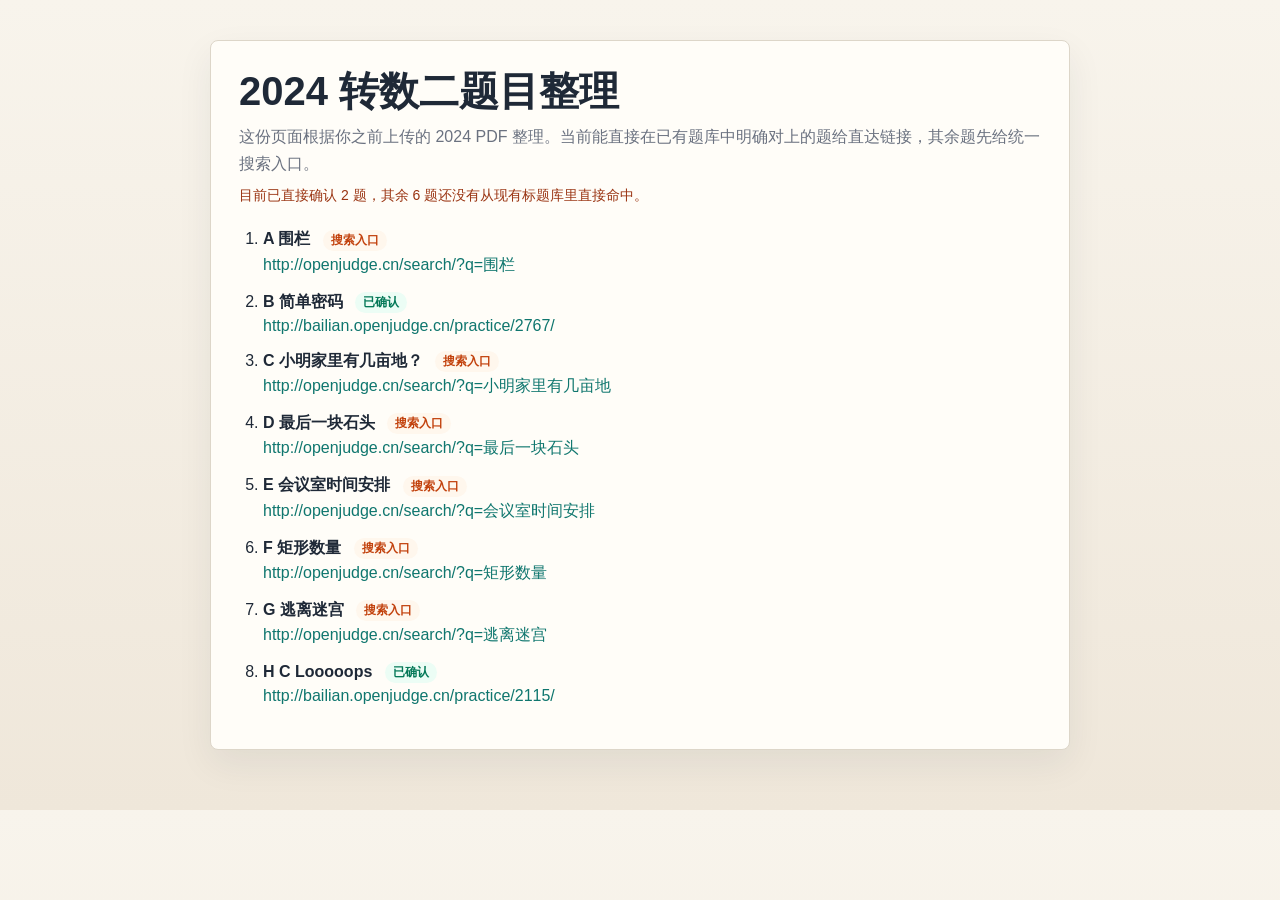
<file: zhuanshuer_2024_links.html>
﻿<!doctype html>
<html lang="zh-CN">
<head>
    <script>
        (function () {
            var isPublishedSite = location.hostname.toLowerCase() === 'kotori-cjk.github.io';
            var recentGrant = false;
            try {
                var grantTime = Number(localStorage.getItem('kotori-child-site-auth-time') || '0');
                recentGrant = Date.now() - grantTime < 15000;
            } catch (error) {}
            var hasAccess = sessionStorage.getItem('kotori-child-site-auth') === 'ok' || recentGrant;
            if (isPublishedSite && !hasAccess) {
                window.location.replace('https://kotori-cjk.github.io/?space=locked');
            }
        })();
    </script>
  <meta charset="utf-8">
  <meta name="viewport" content="width=device-width, initial-scale=1">
  <title>2024 转数二题目整理</title>
  <style>
    :root {
      --bg: #f6f3ec;
      --paper: #fffdf8;
      --ink: #1f2937;
      --muted: #6b7280;
      --line: #ddd6c9;
      --accent: #0f766e;
      --warn: #9a3412;
    }
    * { box-sizing: border-box; }
    body {
      margin: 0;
      font-family: "Segoe UI", "Microsoft YaHei", sans-serif;
      color: var(--ink);
      background: linear-gradient(180deg, #f8f4ec 0%, #efe7da 100%);
    }
    .page {
      max-width: 900px;
      margin: 0 auto;
      padding: 40px 20px 60px;
    }
    .card {
      background: var(--paper);
      border: 1px solid var(--line);
      border-radius: 8px;
      padding: 28px;
      box-shadow: 0 14px 36px rgba(31, 41, 55, 0.07);
    }
    h1 {
      margin: 0 0 10px;
      font-size: clamp(28px, 4vw, 40px);
      line-height: 1.1;
    }
    .desc {
      margin: 0 0 10px;
      color: var(--muted);
      line-height: 1.7;
    }
    .note {
      margin: 0 0 24px;
      color: var(--warn);
      font-size: 14px;
    }
    ol {
      margin: 0;
      padding-left: 24px;
    }
    li {
      margin: 0 0 16px;
    }
    .title {
      display: block;
      font-weight: 700;
      margin-bottom: 4px;
    }
    a {
      color: var(--accent);
      text-decoration: none;
      word-break: break-all;
    }
    a:hover {
      text-decoration: underline;
    }
    .tag {
      display: inline-block;
      margin-left: 8px;
      padding: 2px 8px;
      border-radius: 999px;
      background: #ecfdf5;
      color: #047857;
      font-size: 12px;
      vertical-align: middle;
    }
    .tag.search {
      background: #fff7ed;
      color: #c2410c;
    }
  </style>
</head>
<body>
  <main class="page">
    <section class="card">
      <h1>2024 转数二题目整理</h1>
      <p class="desc">
        这份页面根据你之前上传的 2024 PDF 整理。当前能直接在已有题库中明确对上的题给直达链接，其余题先给统一搜索入口。
      </p>
      <p class="note">
        目前已直接确认 2 题，其余 6 题还没有从现有标题库里直接命中。
      </p>
      <ol>
        <li><span class="title">A 围栏 <span class="tag search">搜索入口</span></span><a href="http://openjudge.cn/search/?q=%E5%9B%B4%E6%A0%8F" target="_blank" rel="noreferrer">http://openjudge.cn/search/?q=围栏</a></li>
        <li><span class="title">B 简单密码 <span class="tag">已确认</span></span><a href="http://bailian.openjudge.cn/practice/2767/" target="_blank" rel="noreferrer">http://bailian.openjudge.cn/practice/2767/</a></li>
        <li><span class="title">C 小明家里有几亩地？ <span class="tag search">搜索入口</span></span><a href="http://openjudge.cn/search/?q=%E5%B0%8F%E6%98%8E%E5%AE%B6%E9%87%8C%E6%9C%89%E5%87%A0%E4%BA%A9%E5%9C%B0" target="_blank" rel="noreferrer">http://openjudge.cn/search/?q=小明家里有几亩地</a></li>
        <li><span class="title">D 最后一块石头 <span class="tag search">搜索入口</span></span><a href="http://openjudge.cn/search/?q=%E6%9C%80%E5%90%8E%E4%B8%80%E5%9D%97%E7%9F%B3%E5%A4%B4" target="_blank" rel="noreferrer">http://openjudge.cn/search/?q=最后一块石头</a></li>
        <li><span class="title">E 会议室时间安排 <span class="tag search">搜索入口</span></span><a href="http://openjudge.cn/search/?q=%E4%BC%9A%E8%AE%AE%E5%AE%A4%E6%97%B6%E9%97%B4%E5%AE%89%E6%8E%92" target="_blank" rel="noreferrer">http://openjudge.cn/search/?q=会议室时间安排</a></li>
        <li><span class="title">F 矩形数量 <span class="tag search">搜索入口</span></span><a href="http://openjudge.cn/search/?q=%E7%9F%A9%E5%BD%A2%E6%95%B0%E9%87%8F" target="_blank" rel="noreferrer">http://openjudge.cn/search/?q=矩形数量</a></li>
        <li><span class="title">G 逃离迷宫 <span class="tag search">搜索入口</span></span><a href="http://openjudge.cn/search/?q=%E9%80%83%E7%A6%BB%E8%BF%B7%E5%AE%AB" target="_blank" rel="noreferrer">http://openjudge.cn/search/?q=逃离迷宫</a></li>
        <li><span class="title">H C Looooops <span class="tag">已确认</span></span><a href="http://bailian.openjudge.cn/practice/2115/" target="_blank" rel="noreferrer">http://bailian.openjudge.cn/practice/2115/</a></li>
      </ol>
    </section>
  </main>
</body>
</html>
</file>
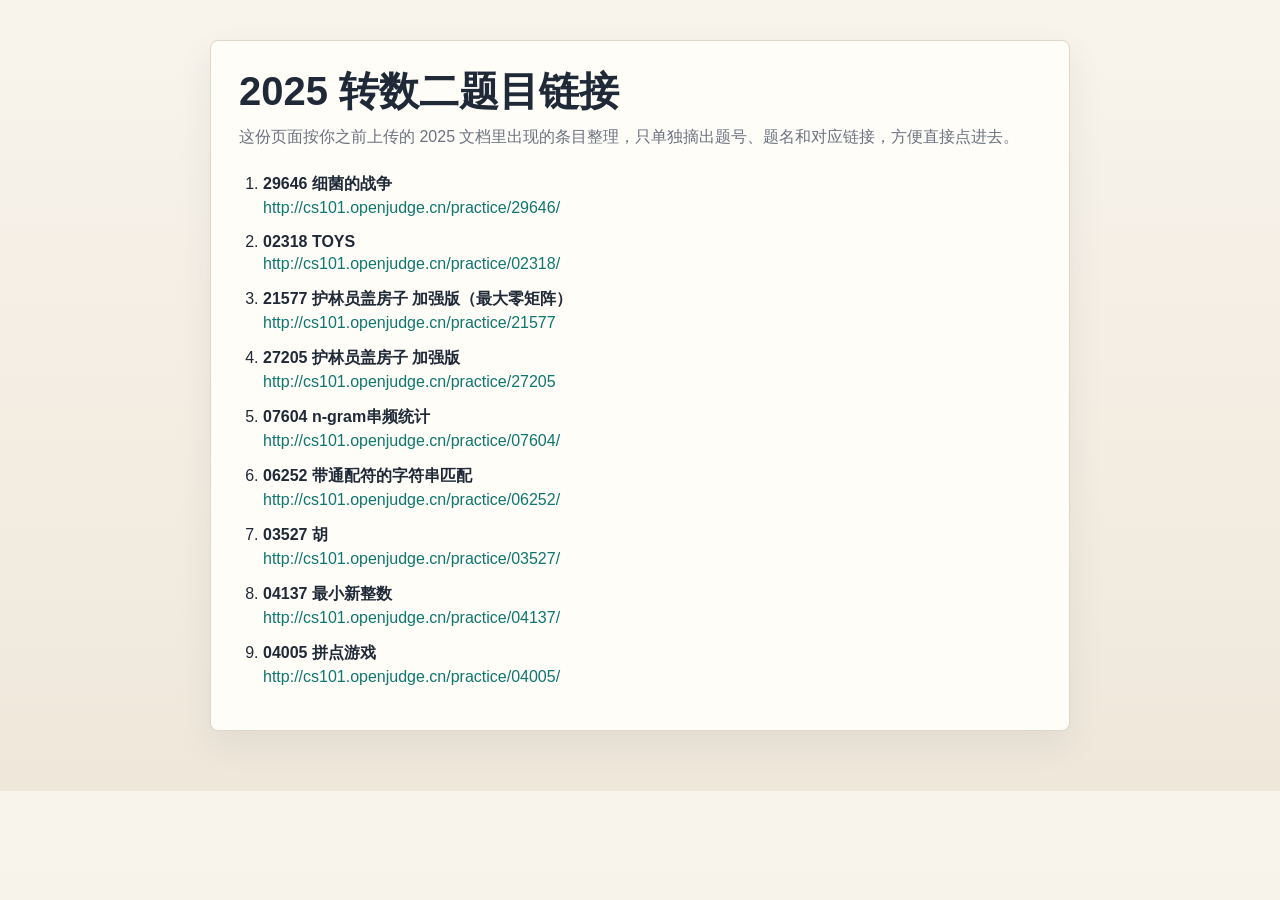
<file: zhuanshuer_2025_links.html>
﻿<!doctype html>
<html lang="zh-CN">
<head>
    <script>
        (function () {
            var isPublishedSite = location.hostname.toLowerCase() === 'kotori-cjk.github.io';
            var recentGrant = false;
            try {
                var grantTime = Number(localStorage.getItem('kotori-child-site-auth-time') || '0');
                recentGrant = Date.now() - grantTime < 15000;
            } catch (error) {}
            var hasAccess = sessionStorage.getItem('kotori-child-site-auth') === 'ok' || recentGrant;
            if (isPublishedSite && !hasAccess) {
                window.location.replace('https://kotori-cjk.github.io/?space=locked');
            }
        })();
    </script>
  <meta charset="utf-8">
  <meta name="viewport" content="width=device-width, initial-scale=1">
  <title>2025 转数二题目链接</title>
  <style>
    :root {
      --bg: #f6f3ec;
      --paper: #fffdf8;
      --ink: #1f2937;
      --muted: #6b7280;
      --line: #ddd6c9;
      --accent: #0f766e;
    }
    * { box-sizing: border-box; }
    body {
      margin: 0;
      font-family: "Segoe UI", "Microsoft YaHei", sans-serif;
      color: var(--ink);
      background: linear-gradient(180deg, #f8f4ec 0%, #efe7da 100%);
    }
    .page {
      max-width: 900px;
      margin: 0 auto;
      padding: 40px 20px 60px;
    }
    .card {
      background: var(--paper);
      border: 1px solid var(--line);
      border-radius: 8px;
      padding: 28px;
      box-shadow: 0 14px 36px rgba(31, 41, 55, 0.07);
    }
    h1 {
      margin: 0 0 10px;
      font-size: clamp(28px, 4vw, 40px);
      line-height: 1.1;
    }
    .desc {
      margin: 0 0 24px;
      color: var(--muted);
      line-height: 1.7;
    }
    ol {
      margin: 0;
      padding-left: 24px;
    }
    li {
      margin: 0 0 16px;
    }
    .title {
      display: block;
      font-weight: 700;
      margin-bottom: 4px;
    }
    a {
      color: var(--accent);
      text-decoration: none;
      word-break: break-all;
    }
    a:hover {
      text-decoration: underline;
    }
  </style>
</head>
<body>
  <main class="page">
    <section class="card">
      <h1>2025 转数二题目链接</h1>
      <p class="desc">
        这份页面按你之前上传的 2025 文档里出现的条目整理，只单独摘出题号、题名和对应链接，方便直接点进去。
      </p>
      <ol>
        <li><span class="title">29646 细菌的战争</span><a href="http://cs101.openjudge.cn/practice/29646/" target="_blank" rel="noreferrer">http://cs101.openjudge.cn/practice/29646/</a></li>
        <li><span class="title">02318 TOYS</span><a href="http://cs101.openjudge.cn/practice/02318/" target="_blank" rel="noreferrer">http://cs101.openjudge.cn/practice/02318/</a></li>
        <li><span class="title">21577 护林员盖房子 加强版（最大零矩阵）</span><a href="http://cs101.openjudge.cn/practice/21577" target="_blank" rel="noreferrer">http://cs101.openjudge.cn/practice/21577</a></li>
        <li><span class="title">27205 护林员盖房子 加强版</span><a href="http://cs101.openjudge.cn/practice/27205" target="_blank" rel="noreferrer">http://cs101.openjudge.cn/practice/27205</a></li>
        <li><span class="title">07604 n-gram串频统计</span><a href="http://cs101.openjudge.cn/practice/07604/" target="_blank" rel="noreferrer">http://cs101.openjudge.cn/practice/07604/</a></li>
        <li><span class="title">06252 带通配符的字符串匹配</span><a href="http://cs101.openjudge.cn/practice/06252/" target="_blank" rel="noreferrer">http://cs101.openjudge.cn/practice/06252/</a></li>
        <li><span class="title">03527 胡</span><a href="http://cs101.openjudge.cn/practice/03527/" target="_blank" rel="noreferrer">http://cs101.openjudge.cn/practice/03527/</a></li>
        <li><span class="title">04137 最小新整数</span><a href="http://cs101.openjudge.cn/practice/04137/" target="_blank" rel="noreferrer">http://cs101.openjudge.cn/practice/04137/</a></li>
        <li><span class="title">04005 拼点游戏</span><a href="http://cs101.openjudge.cn/practice/04005/" target="_blank" rel="noreferrer">http://cs101.openjudge.cn/practice/04005/</a></li>
      </ol>
    </section>
  </main>
</body>
</html>
</file>
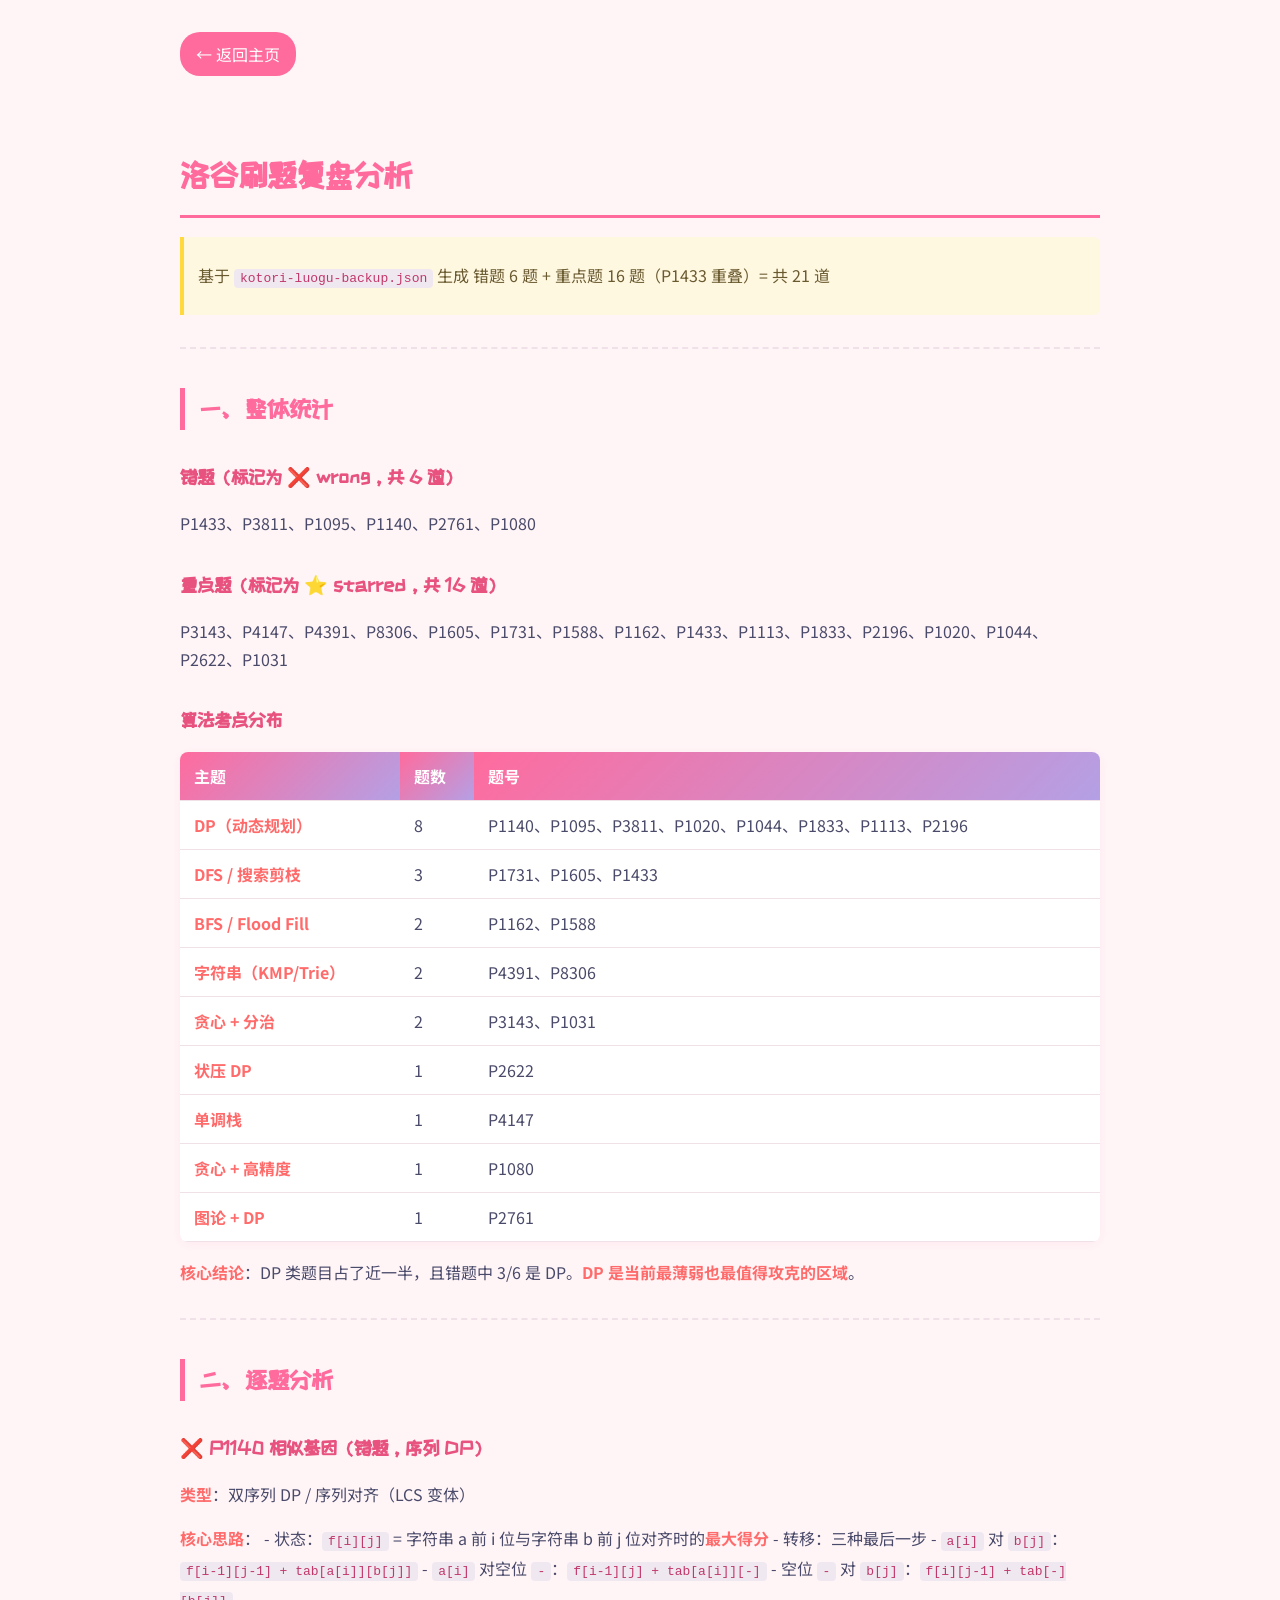
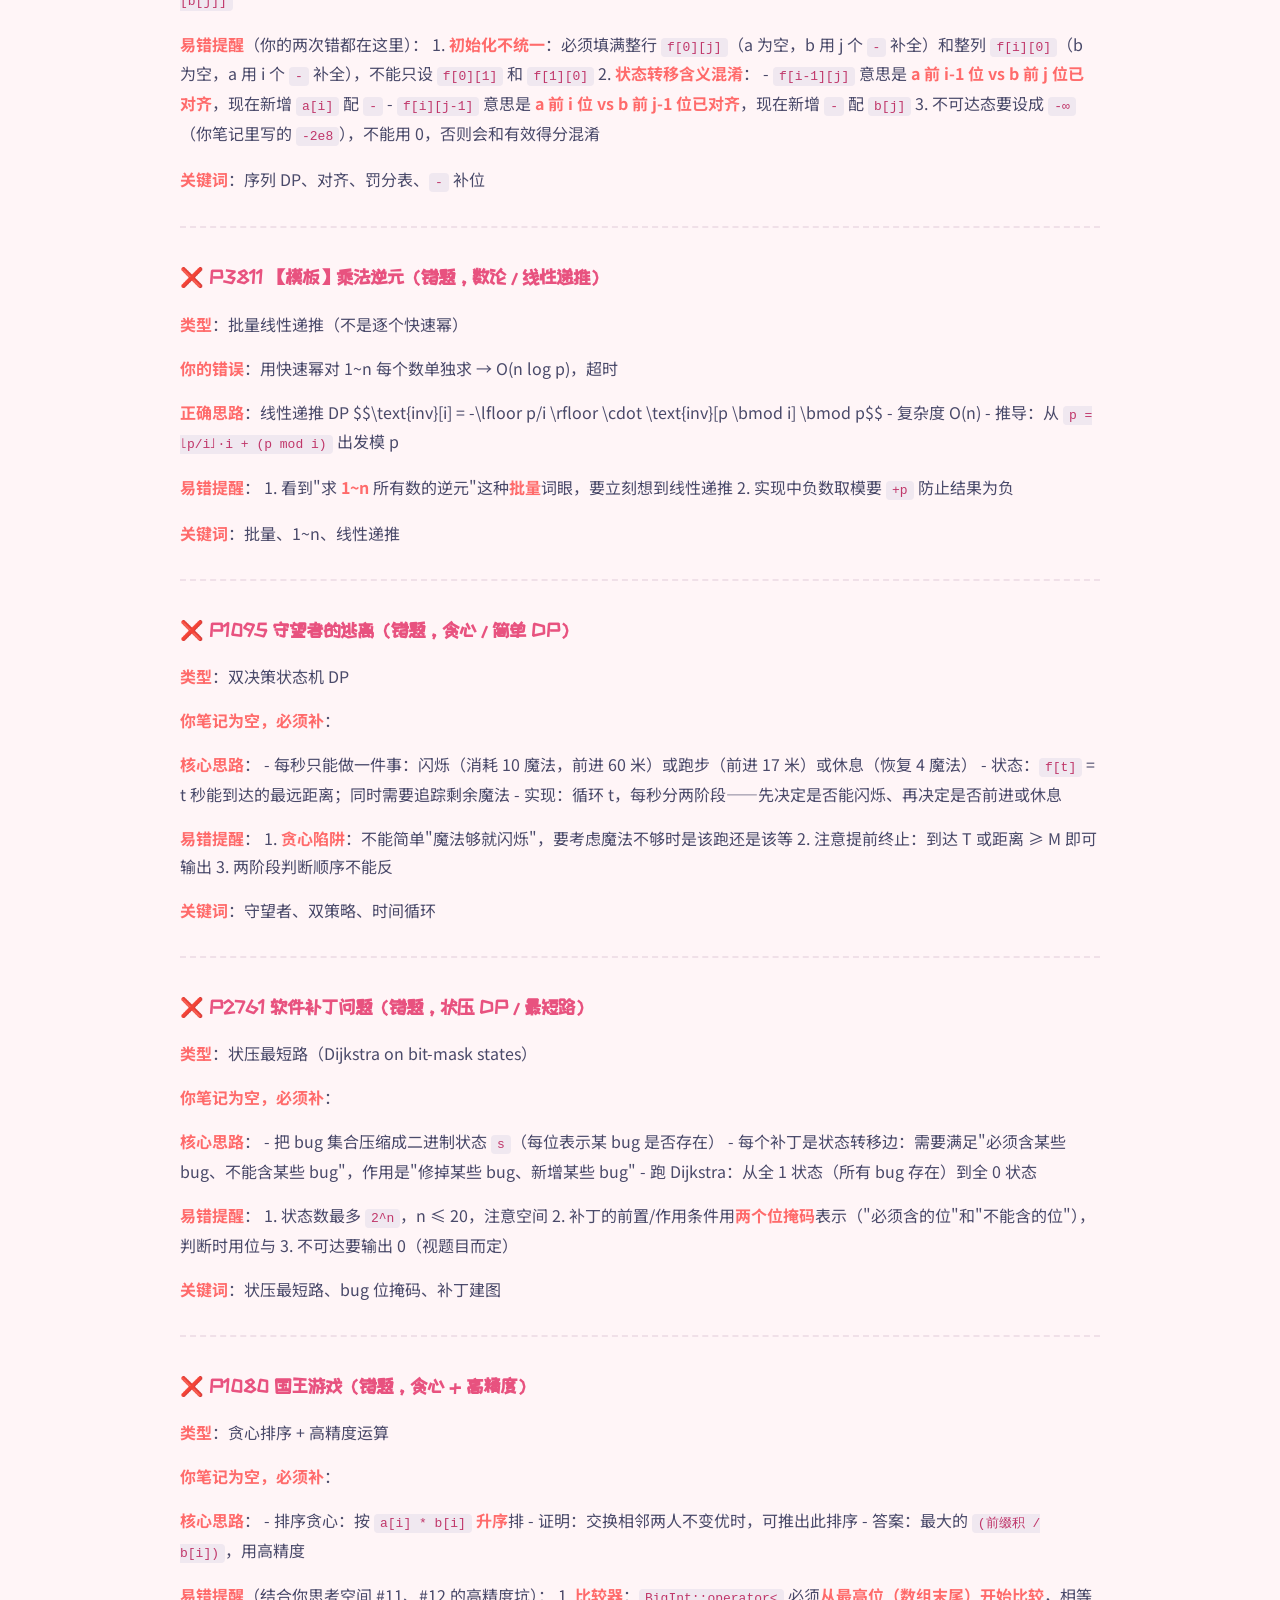
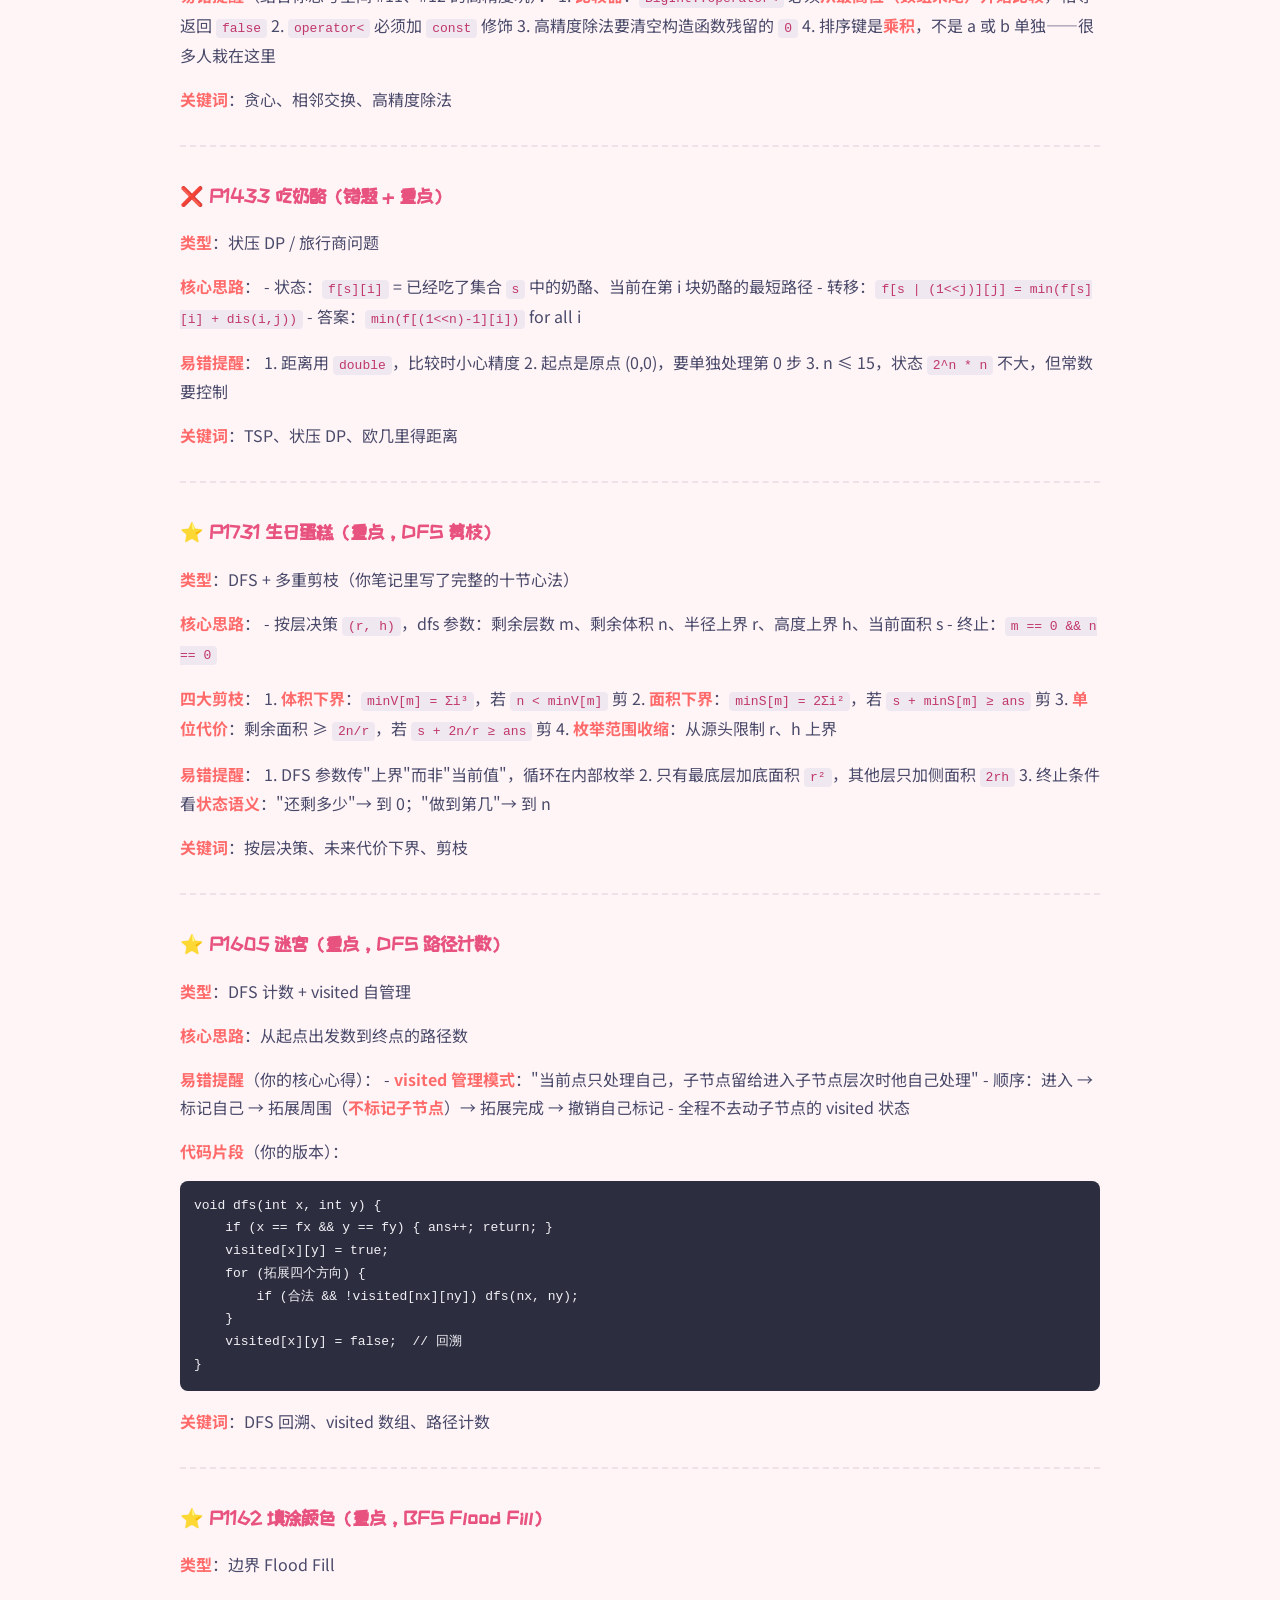
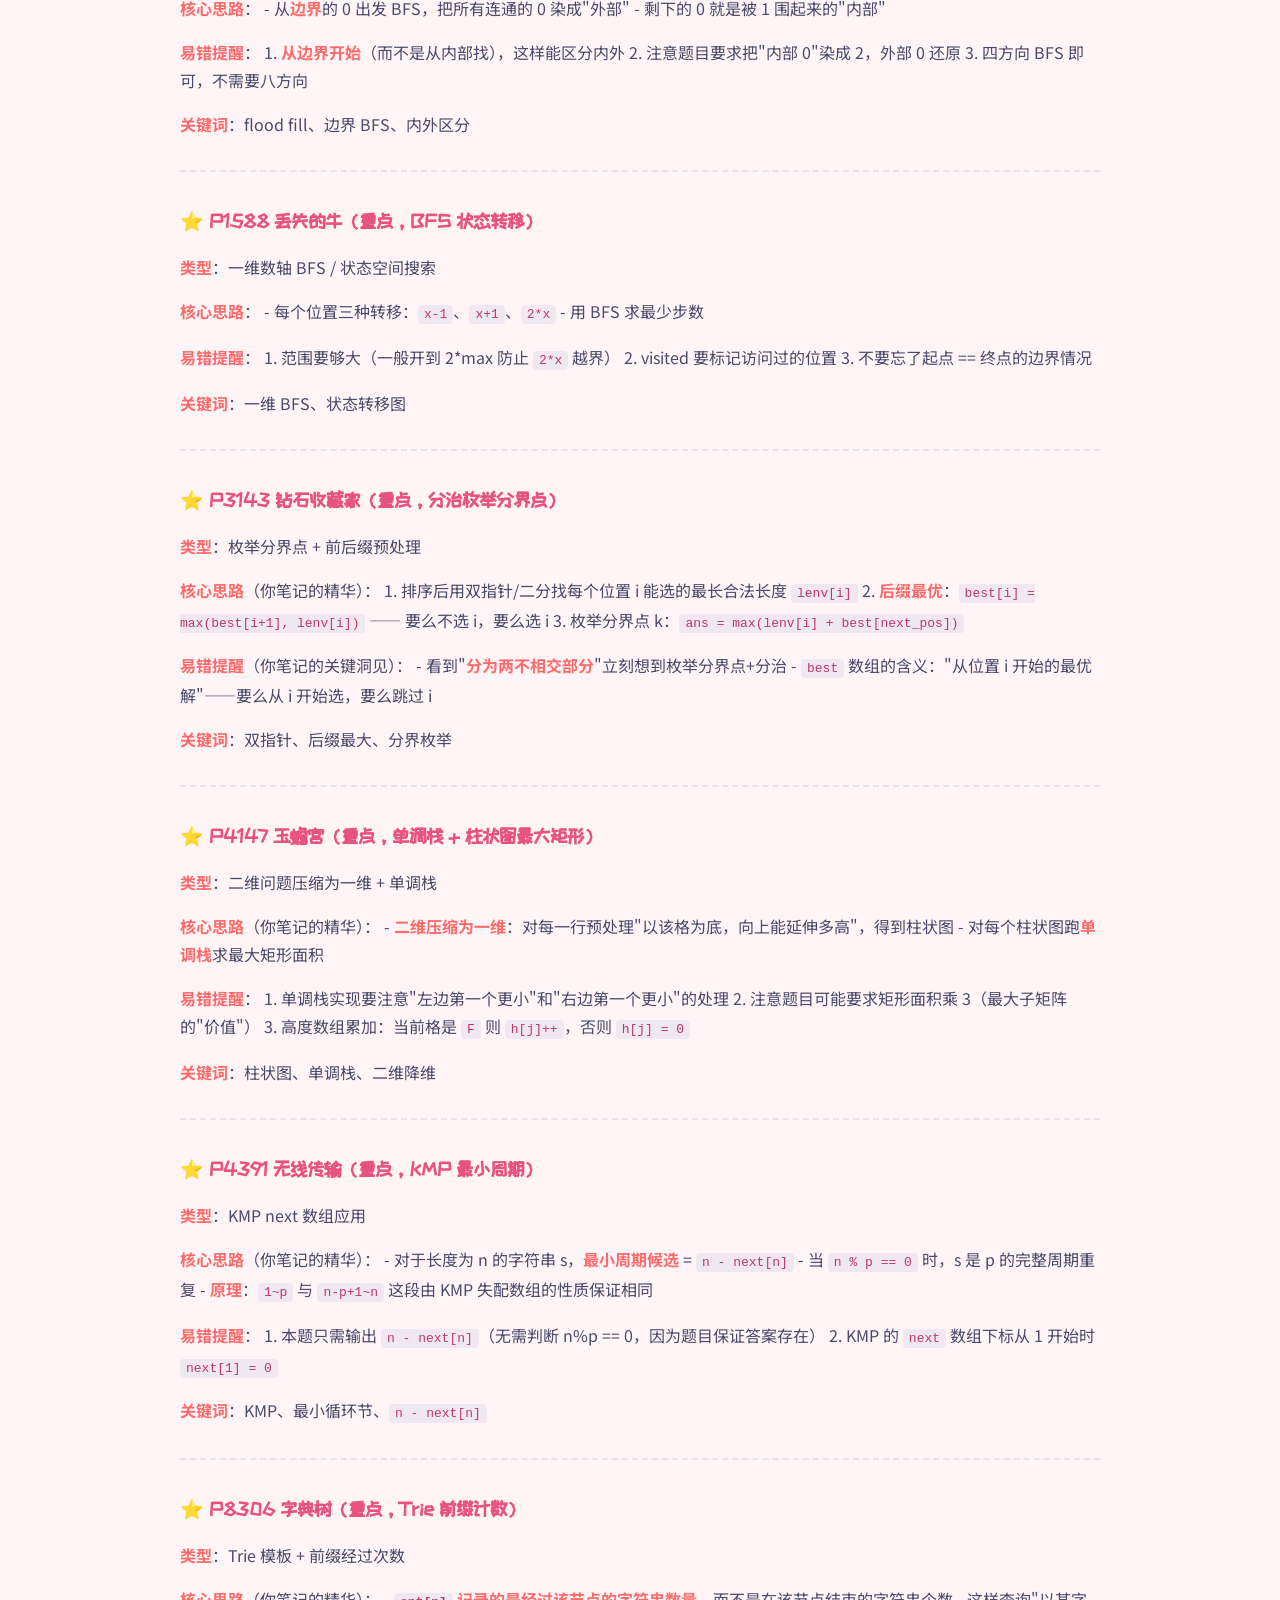
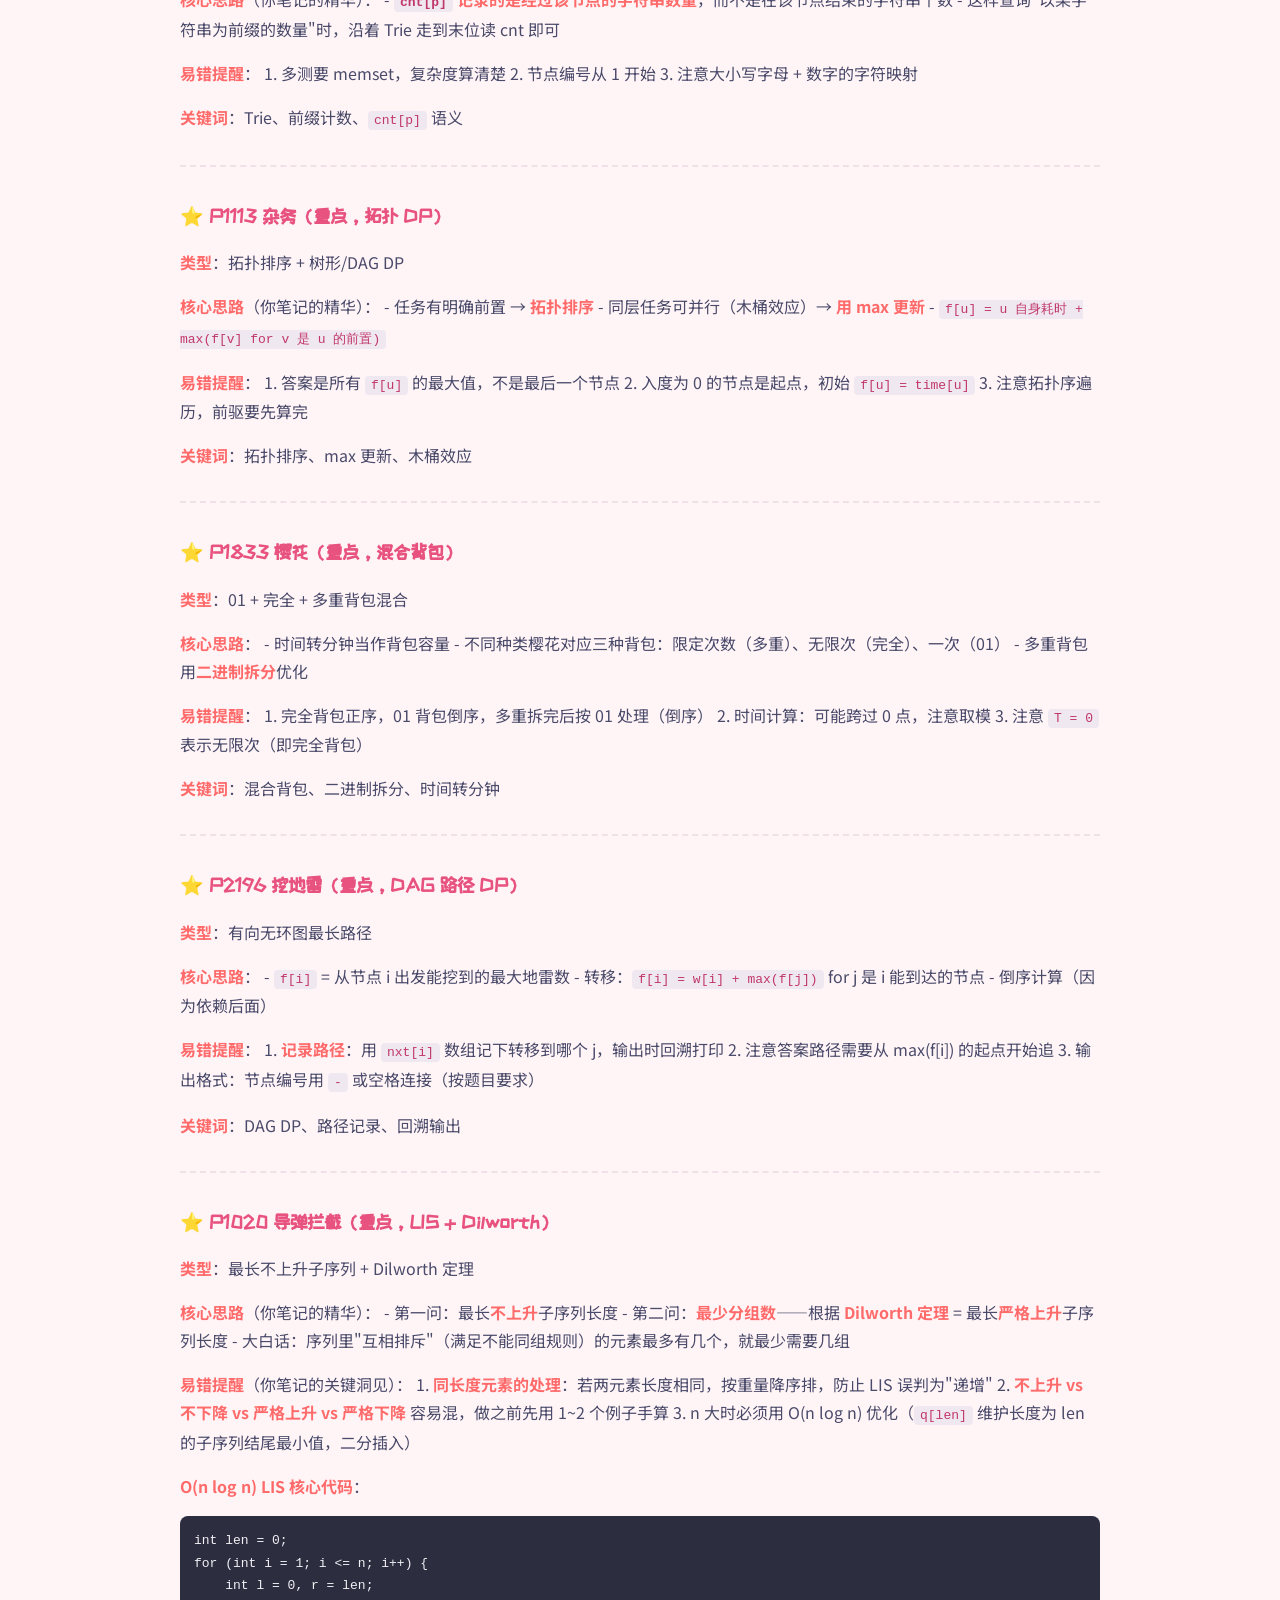
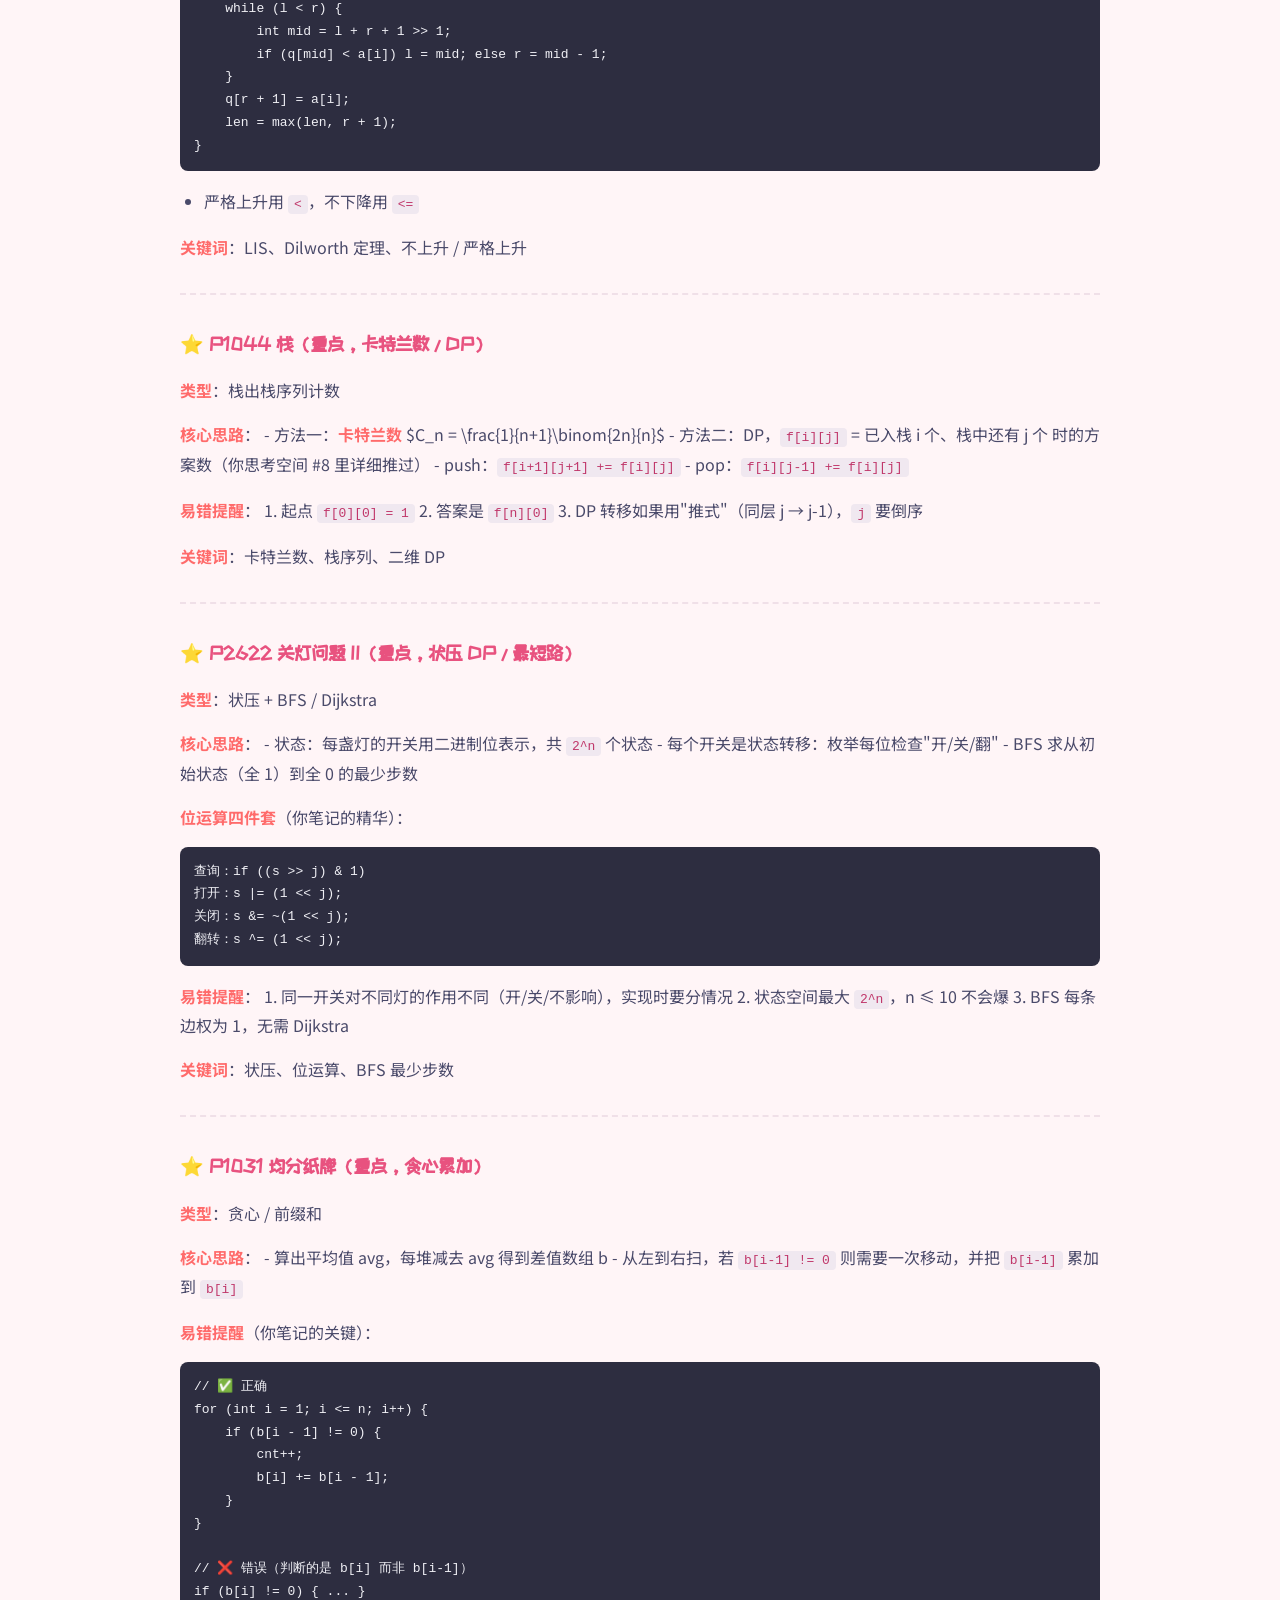
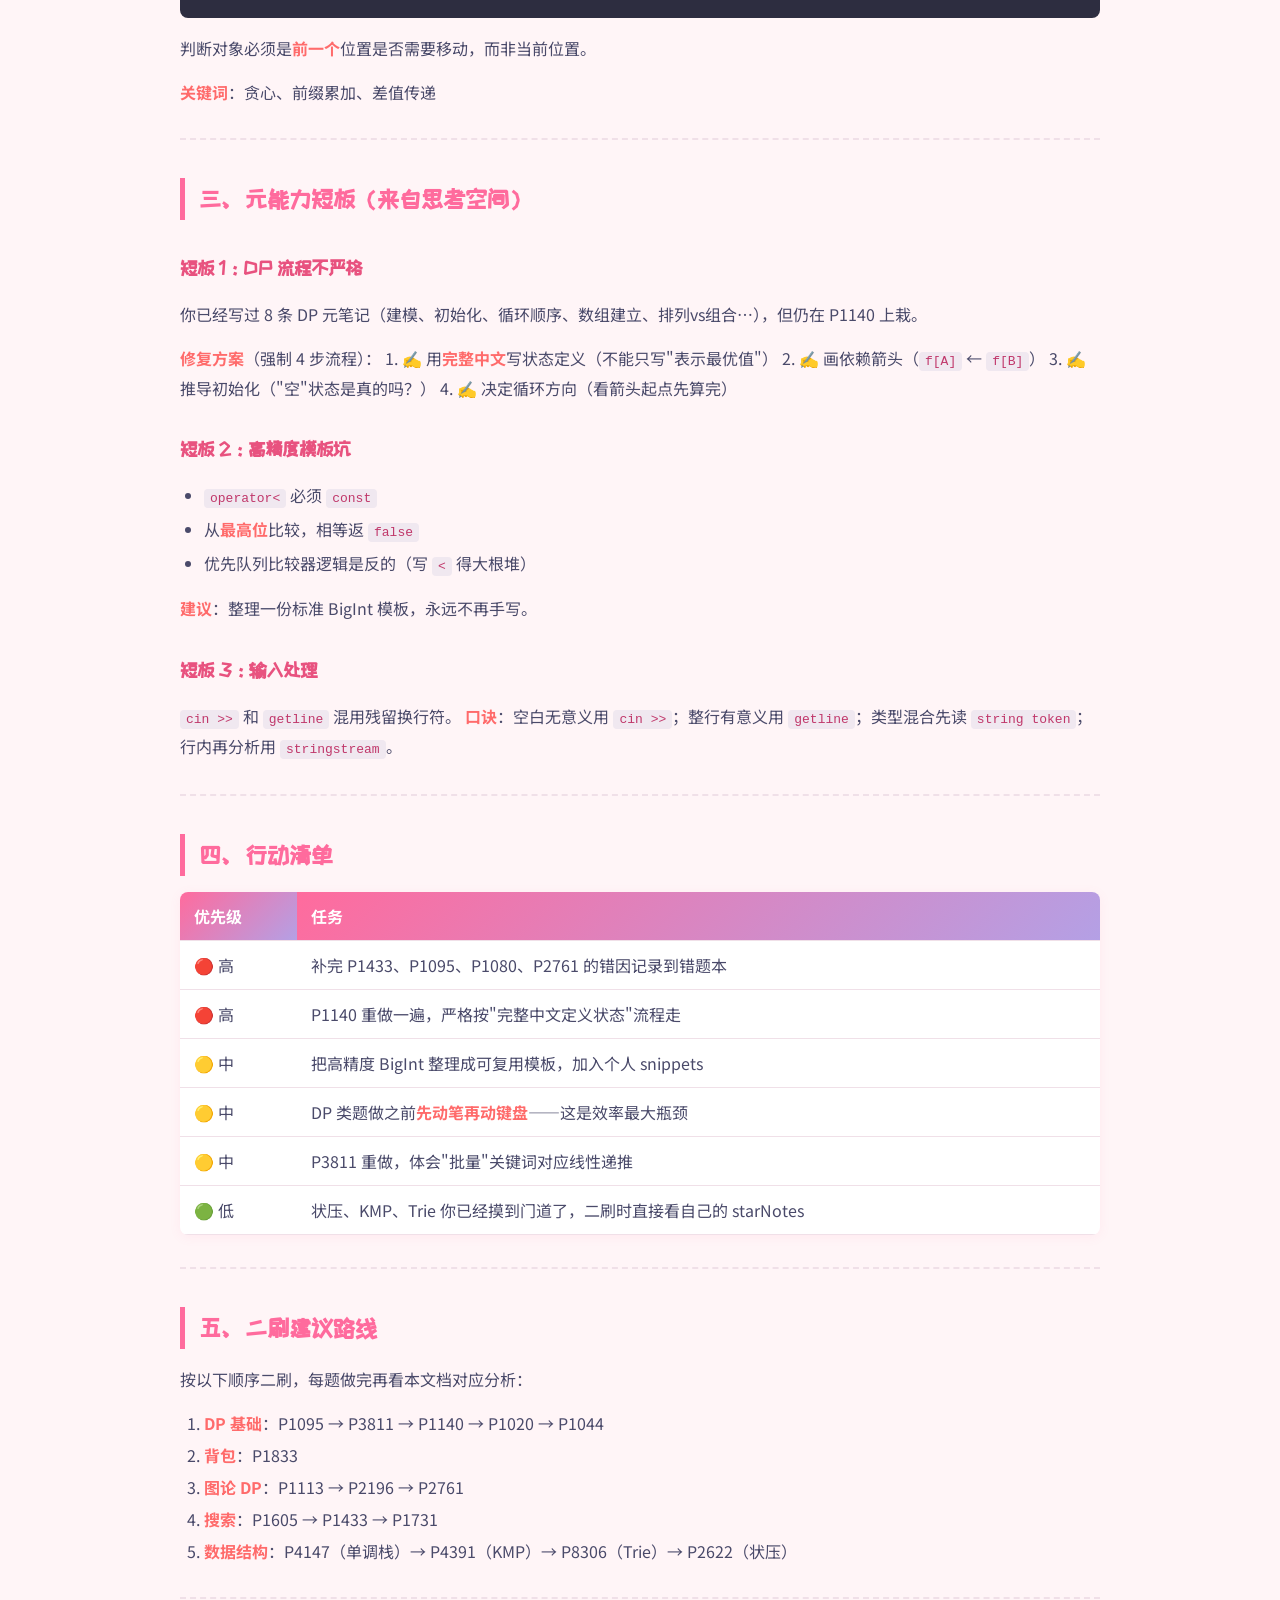
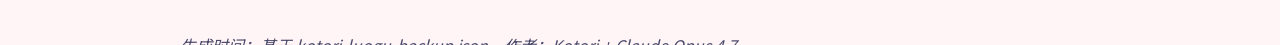
<file: notes/luogu-review.html>
<!DOCTYPE html>
<html lang="zh-CN">
<head>
<meta charset="UTF-8">
<title>洛谷刷题复盘分析</title>
<link href="https://fonts.googleapis.com/css2?family=ZCOOL+KuaiLe&family=Noto+Sans+SC:wght@300;400;500;700&display=swap" rel="stylesheet">
<style>
:root {
  --primary: #FF6B9D; --bg: #FFF5F7; --card: #fff; --text: #4A4A6A;
  --text-light: #9898B8; --border: #F0E0E8; --warm: #FFD93D;
  --danger: #FF6B6B; --mint: #7DCEA0; --orange: #FF9A3C;
}
body { font-family: 'Noto Sans SC', sans-serif; background: var(--bg); color: var(--text); max-width: 920px; margin: 0 auto; padding: 32px 24px; line-height: 1.75; }
h1, h2, h3, h4 { font-family: 'ZCOOL KuaiLe', cursive; color: var(--primary); margin-top: 1.6em; margin-bottom: 0.6em; }
h1 { border-bottom: 3px solid var(--primary); padding-bottom: 12px; font-size: 32px; }
h2 { border-left: 5px solid var(--primary); padding-left: 14px; font-size: 24px; }
h3 { color: #E8527F; font-size: 19px; }
h4 { color: var(--orange); font-size: 17px; }
table { border-collapse: collapse; width: 100%; margin: 16px 0; background: var(--card); box-shadow: 0 2px 12px rgba(255,107,157,0.08); border-radius: 8px; overflow: hidden; }
th, td { padding: 10px 14px; border-bottom: 1px solid var(--border); text-align: left; }
th { background: linear-gradient(135deg, var(--primary), #B4A0E5); color: #fff; }
tr:hover { background: var(--bg); }
code { background: #f0e8f0; padding: 2px 6px; border-radius: 4px; font-size: 13px; color: #c0376a; }
pre { background: #2d2d40; color: #f0f0f5; padding: 14px; border-radius: 8px; overflow-x: auto; }
pre code { background: none; color: inherit; padding: 0; }
ul, ol { padding-left: 24px; }
li { margin: 4px 0; }
blockquote { border-left: 4px solid var(--warm); padding: 8px 14px; background: #FFF8E1; margin: 12px 0; color: #6a5a30; border-radius: 0 6px 6px 0; }
strong { color: var(--danger); }
hr { border: none; border-top: 2px dashed var(--border); margin: 32px 0; }
a { color: var(--primary); }
.back-link { display: inline-block; padding: 8px 16px; background: var(--primary); color: #fff; text-decoration: none; border-radius: 20px; margin-bottom: 20px; }
.back-link:hover { background: #E8527F; }
</style>
</head>
<body>
<a class="back-link" href="../index.html">← 返回主页</a>
<h1 id="_1">洛谷刷题复盘分析</h1>
<blockquote>
<p>基于 <code>kotori-luogu-backup.json</code> 生成
错题 6 题 + 重点题 16 题（P1433 重叠）= 共 21 道</p>
</blockquote>
<hr />
<h2 id="_2">一、整体统计</h2>
<h3 id="wrong-6">错题（标记为 ❌ wrong，共 6 道）</h3>
<p>P1433、P3811、P1095、P1140、P2761、P1080</p>
<h3 id="starred-16">重点题（标记为 ⭐ starred，共 16 道）</h3>
<p>P3143、P4147、P4391、P8306、P1605、P1731、P1588、P1162、P1433、P1113、P1833、P2196、P1020、P1044、P2622、P1031</p>
<h3 id="_3">算法考点分布</h3>
<table>
<thead>
<tr>
<th>主题</th>
<th>题数</th>
<th>题号</th>
</tr>
</thead>
<tbody>
<tr>
<td><strong>DP（动态规划）</strong></td>
<td>8</td>
<td>P1140、P1095、P3811、P1020、P1044、P1833、P1113、P2196</td>
</tr>
<tr>
<td><strong>DFS / 搜索剪枝</strong></td>
<td>3</td>
<td>P1731、P1605、P1433</td>
</tr>
<tr>
<td><strong>BFS / Flood Fill</strong></td>
<td>2</td>
<td>P1162、P1588</td>
</tr>
<tr>
<td><strong>字符串（KMP/Trie）</strong></td>
<td>2</td>
<td>P4391、P8306</td>
</tr>
<tr>
<td><strong>贪心 + 分治</strong></td>
<td>2</td>
<td>P3143、P1031</td>
</tr>
<tr>
<td><strong>状压 DP</strong></td>
<td>1</td>
<td>P2622</td>
</tr>
<tr>
<td><strong>单调栈</strong></td>
<td>1</td>
<td>P4147</td>
</tr>
<tr>
<td><strong>贪心 + 高精度</strong></td>
<td>1</td>
<td>P1080</td>
</tr>
<tr>
<td><strong>图论 + DP</strong></td>
<td>1</td>
<td>P2761</td>
</tr>
</tbody>
</table>
<p><strong>核心结论</strong>：DP 类题目占了近一半，且错题中 3/6 是 DP。<strong>DP 是当前最薄弱也最值得攻克的区域</strong>。</p>
<hr />
<h2 id="_4">二、逐题分析</h2>
<h3 id="p1140-dp">❌ P1140 相似基因（错题，序列 DP）</h3>
<p><strong>类型</strong>：双序列 DP / 序列对齐（LCS 变体）</p>
<p><strong>核心思路</strong>：
- 状态：<code>f[i][j]</code> = 字符串 a 前 i 位与字符串 b 前 j 位对齐时的<strong>最大得分</strong>
- 转移：三种最后一步
  - <code>a[i]</code> 对 <code>b[j]</code>：<code>f[i-1][j-1] + tab[a[i]][b[j]]</code>
  - <code>a[i]</code> 对空位 <code>-</code>：<code>f[i-1][j] + tab[a[i]][-]</code>
  - 空位 <code>-</code> 对 <code>b[j]</code>：<code>f[i][j-1] + tab[-][b[j]]</code></p>
<p><strong>易错提醒</strong>（你的两次错都在这里）：
1. <strong>初始化不统一</strong>：必须填满整行 <code>f[0][j]</code>（a 为空，b 用 j 个 <code>-</code> 补全）和整列 <code>f[i][0]</code>（b 为空，a 用 i 个 <code>-</code> 补全），不能只设 <code>f[0][1]</code> 和 <code>f[1][0]</code>
2. <strong>状态转移含义混淆</strong>：
   - <code>f[i-1][j]</code> 意思是 <strong>a 前 i-1 位 vs b 前 j 位已对齐</strong>，现在新增 <code>a[i]</code> 配 <code>-</code>
   - <code>f[i][j-1]</code> 意思是 <strong>a 前 i 位 vs b 前 j-1 位已对齐</strong>，现在新增 <code>-</code> 配 <code>b[j]</code>
3. 不可达态要设成 <code>-∞</code>（你笔记里写的 <code>-2e8</code>），不能用 0，否则会和有效得分混淆</p>
<p><strong>关键词</strong>：序列 DP、对齐、罚分表、<code>-</code> 补位</p>
<hr />
<h3 id="p3811">❌ P3811 【模板】乘法逆元（错题，数论 / 线性递推）</h3>
<p><strong>类型</strong>：批量线性递推（不是逐个快速幂）</p>
<p><strong>你的错误</strong>：用快速幂对 1~n 每个数单独求 → O(n log p)，超时</p>
<p><strong>正确思路</strong>：线性递推 DP
$$\text{inv}[i] = -\lfloor p/i \rfloor \cdot \text{inv}[p \bmod i] \bmod p$$
- 复杂度 O(n)
- 推导：从 <code>p = ⌊p/i⌋·i + (p mod i)</code> 出发模 p</p>
<p><strong>易错提醒</strong>：
1. 看到"求 <strong>1~n</strong> 所有数的逆元"这种<strong>批量</strong>词眼，要立刻想到线性递推
2. 实现中负数取模要 <code>+p</code> 防止结果为负</p>
<p><strong>关键词</strong>：批量、1~n、线性递推</p>
<hr />
<h3 id="p1095-dp">❌ P1095 守望者的逃离（错题，贪心 / 简单 DP）</h3>
<p><strong>类型</strong>：双决策状态机 DP</p>
<p><strong>你笔记为空，必须补</strong>：</p>
<p><strong>核心思路</strong>：
- 每秒只能做一件事：闪烁（消耗 10 魔法，前进 60 米）或跑步（前进 17 米）或休息（恢复 4 魔法）
- 状态：<code>f[t]</code> = t 秒能到达的最远距离；同时需要追踪剩余魔法
- 实现：循环 t，每秒分两阶段——先决定是否能闪烁、再决定是否前进或休息</p>
<p><strong>易错提醒</strong>：
1. <strong>贪心陷阱</strong>：不能简单"魔法够就闪烁"，要考虑魔法不够时是该跑还是该等
2. 注意提前终止：到达 T 或距离 ≥ M 即可输出
3. 两阶段判断顺序不能反</p>
<p><strong>关键词</strong>：守望者、双策略、时间循环</p>
<hr />
<h3 id="p2761-dp">❌ P2761 软件补丁问题（错题，状压 DP / 最短路）</h3>
<p><strong>类型</strong>：状压最短路（Dijkstra on bit-mask states）</p>
<p><strong>你笔记为空，必须补</strong>：</p>
<p><strong>核心思路</strong>：
- 把 bug 集合压缩成二进制状态 <code>s</code>（每位表示某 bug 是否存在）
- 每个补丁是状态转移边：需要满足"必须含某些 bug、不能含某些 bug"，作用是"修掉某些 bug、新增某些 bug"
- 跑 Dijkstra：从全 1 状态（所有 bug 存在）到全 0 状态</p>
<p><strong>易错提醒</strong>：
1. 状态数最多 <code>2^n</code>，n ≤ 20，注意空间
2. 补丁的前置/作用条件用<strong>两个位掩码</strong>表示（"必须含的位"和"不能含的位"），判断时用位与
3. 不可达要输出 0（视题目而定）</p>
<p><strong>关键词</strong>：状压最短路、bug 位掩码、补丁建图</p>
<hr />
<h3 id="p1080">❌ P1080 国王游戏（错题，贪心 + 高精度）</h3>
<p><strong>类型</strong>：贪心排序 + 高精度运算</p>
<p><strong>你笔记为空，必须补</strong>：</p>
<p><strong>核心思路</strong>：
- 排序贪心：按 <code>a[i] * b[i]</code> <strong>升序</strong>排
- 证明：交换相邻两人不变优时，可推出此排序
- 答案：最大的 <code>(前缀积 / b[i])</code>，用高精度</p>
<p><strong>易错提醒</strong>（结合你思考空间 #11、#12 的高精度坑）：
1. <strong>比较器</strong>：<code>BigInt::operator&lt;</code> 必须<strong>从最高位（数组末尾）开始比较</strong>，相等返回 <code>false</code>
2. <code>operator&lt;</code> 必须加 <code>const</code> 修饰
3. 高精度除法要清空构造函数残留的 <code>0</code>
4. 排序键是<strong>乘积</strong>，不是 a 或 b 单独——很多人栽在这里</p>
<p><strong>关键词</strong>：贪心、相邻交换、高精度除法</p>
<hr />
<h3 id="p1433">❌ P1433 吃奶酪（错题 + 重点）</h3>
<p><strong>类型</strong>：状压 DP / 旅行商问题</p>
<p><strong>核心思路</strong>：
- 状态：<code>f[s][i]</code> = 已经吃了集合 <code>s</code> 中的奶酪、当前在第 i 块奶酪的最短路径
- 转移：<code>f[s | (1&lt;&lt;j)][j] = min(f[s][i] + dis(i,j))</code>
- 答案：<code>min(f[(1&lt;&lt;n)-1][i])</code> for all i</p>
<p><strong>易错提醒</strong>：
1. 距离用 <code>double</code>，比较时小心精度
2. 起点是原点 (0,0)，要单独处理第 0 步
3. n ≤ 15，状态 <code>2^n * n</code> 不大，但常数要控制</p>
<p><strong>关键词</strong>：TSP、状压 DP、欧几里得距离</p>
<hr />
<h3 id="p1731-dfs">⭐ P1731 生日蛋糕（重点，DFS 剪枝）</h3>
<p><strong>类型</strong>：DFS + 多重剪枝（你笔记里写了完整的十节心法）</p>
<p><strong>核心思路</strong>：
- 按层决策 <code>(r, h)</code>，dfs 参数：剩余层数 m、剩余体积 n、半径上界 r、高度上界 h、当前面积 s
- 终止：<code>m == 0 &amp;&amp; n == 0</code></p>
<p><strong>四大剪枝</strong>：
1. <strong>体积下界</strong>：<code>minV[m] = Σi³</code>，若 <code>n &lt; minV[m]</code> 剪
2. <strong>面积下界</strong>：<code>minS[m] = 2Σi²</code>，若 <code>s + minS[m] ≥ ans</code> 剪
3. <strong>单位代价</strong>：剩余面积 ≥ <code>2n/r</code>，若 <code>s + 2n/r ≥ ans</code> 剪
4. <strong>枚举范围收缩</strong>：从源头限制 r、h 上界</p>
<p><strong>易错提醒</strong>：
1. DFS 参数传"上界"而非"当前值"，循环在内部枚举
2. 只有最底层加底面积 <code>r²</code>，其他层只加侧面积 <code>2rh</code>
3. 终止条件看<strong>状态语义</strong>："还剩多少"→ 到 0；"做到第几"→ 到 n</p>
<p><strong>关键词</strong>：按层决策、未来代价下界、剪枝</p>
<hr />
<h3 id="p1605-dfs">⭐ P1605 迷宫（重点，DFS 路径计数）</h3>
<p><strong>类型</strong>：DFS 计数 + visited 自管理</p>
<p><strong>核心思路</strong>：从起点出发数到终点的路径数</p>
<p><strong>易错提醒</strong>（你的核心心得）：
- <strong>visited 管理模式</strong>："当前点只处理自己，子节点留给进入子节点层次时他自己处理"
- 顺序：进入 → 标记自己 → 拓展周围（<strong>不标记子节点</strong>）→ 拓展完成 → 撤销自己标记
- 全程不去动子节点的 visited 状态</p>
<p><strong>代码片段</strong>（你的版本）：</p>
<pre><code class="language-cpp">void dfs(int x, int y) {
    if (x == fx &amp;&amp; y == fy) { ans++; return; }
    visited[x][y] = true;
    for (拓展四个方向) {
        if (合法 &amp;&amp; !visited[nx][ny]) dfs(nx, ny);
    }
    visited[x][y] = false;  // 回溯
}
</code></pre>
<p><strong>关键词</strong>：DFS 回溯、visited 数组、路径计数</p>
<hr />
<h3 id="p1162-bfs-flood-fill">⭐ P1162 填涂颜色（重点，BFS Flood Fill）</h3>
<p><strong>类型</strong>：边界 Flood Fill</p>
<p><strong>核心思路</strong>：
- 从<strong>边界</strong>的 0 出发 BFS，把所有连通的 0 染成"外部"
- 剩下的 0 就是被 1 围起来的"内部"</p>
<p><strong>易错提醒</strong>：
1. <strong>从边界开始</strong>（而不是从内部找），这样能区分内外
2. 注意题目要求把"内部 0"染成 2，外部 0 还原
3. 四方向 BFS 即可，不需要八方向</p>
<p><strong>关键词</strong>：flood fill、边界 BFS、内外区分</p>
<hr />
<h3 id="p1588-bfs">⭐ P1588 丢失的牛（重点，BFS 状态转移）</h3>
<p><strong>类型</strong>：一维数轴 BFS / 状态空间搜索</p>
<p><strong>核心思路</strong>：
- 每个位置三种转移：<code>x-1</code>、<code>x+1</code>、<code>2*x</code>
- 用 BFS 求最少步数</p>
<p><strong>易错提醒</strong>：
1. 范围要够大（一般开到 2*max 防止 <code>2*x</code> 越界）
2. visited 要标记访问过的位置
3. 不要忘了起点 == 终点的边界情况</p>
<p><strong>关键词</strong>：一维 BFS、状态转移图</p>
<hr />
<h3 id="p3143">⭐ P3143 钻石收藏家（重点，分治枚举分界点）</h3>
<p><strong>类型</strong>：枚举分界点 + 前后缀预处理</p>
<p><strong>核心思路</strong>（你笔记的精华）：
1. 排序后用双指针/二分找每个位置 i 能选的最长合法长度 <code>lenv[i]</code>
2. <strong>后缀最优</strong>：<code>best[i] = max(best[i+1], lenv[i])</code> —— 要么不选 i，要么选 i
3. 枚举分界点 k：<code>ans = max(lenv[i] + best[next_pos])</code></p>
<p><strong>易错提醒</strong>（你笔记的关键洞见）：
- 看到"<strong>分为两不相交部分</strong>"立刻想到枚举分界点+分治
- <code>best</code> 数组的含义："从位置 i 开始的最优解"——要么从 i 开始选，要么跳过 i</p>
<p><strong>关键词</strong>：双指针、后缀最大、分界枚举</p>
<hr />
<h3 id="p4147">⭐ P4147 玉蟾宫（重点，单调栈 + 柱状图最大矩形）</h3>
<p><strong>类型</strong>：二维问题压缩为一维 + 单调栈</p>
<p><strong>核心思路</strong>（你笔记的精华）：
- <strong>二维压缩为一维</strong>：对每一行预处理"以该格为底，向上能延伸多高"，得到柱状图
- 对每个柱状图跑<strong>单调栈</strong>求最大矩形面积</p>
<p><strong>易错提醒</strong>：
1. 单调栈实现要注意"左边第一个更小"和"右边第一个更小"的处理
2. 注意题目可能要求矩形面积乘 3（最大子矩阵的"价值"）
3. 高度数组累加：当前格是 <code>F</code> 则 <code>h[j]++</code>，否则 <code>h[j] = 0</code></p>
<p><strong>关键词</strong>：柱状图、单调栈、二维降维</p>
<hr />
<h3 id="p4391-kmp">⭐ P4391 无线传输（重点，KMP 最小周期）</h3>
<p><strong>类型</strong>：KMP next 数组应用</p>
<p><strong>核心思路</strong>（你笔记的精华）：
- 对于长度为 n 的字符串 s，<strong>最小周期候选</strong> = <code>n - next[n]</code>
- 当 <code>n % p == 0</code> 时，s 是 p 的完整周期重复
- <strong>原理</strong>：<code>1~p</code> 与 <code>n-p+1~n</code> 这段由 KMP 失配数组的性质保证相同</p>
<p><strong>易错提醒</strong>：
1. 本题只需输出 <code>n - next[n]</code>（无需判断 n%p == 0，因为题目保证答案存在）
2. KMP 的 <code>next</code> 数组下标从 1 开始时 <code>next[1] = 0</code></p>
<p><strong>关键词</strong>：KMP、最小循环节、<code>n - next[n]</code></p>
<hr />
<h3 id="p8306-trie">⭐ P8306 字典树（重点，Trie 前缀计数）</h3>
<p><strong>类型</strong>：Trie 模板 + 前缀经过次数</p>
<p><strong>核心思路</strong>（你笔记的精华）：
- <strong><code>cnt[p]</code> 记录的是经过该节点的字符串数量</strong>，而不是在该节点结束的字符串个数
- 这样查询"以某字符串为前缀的数量"时，沿着 Trie 走到末位读 cnt 即可</p>
<p><strong>易错提醒</strong>：
1. 多测要 memset，复杂度算清楚
2. 节点编号从 1 开始
3. 注意大小写字母 + 数字的字符映射</p>
<p><strong>关键词</strong>：Trie、前缀计数、<code>cnt[p]</code> 语义</p>
<hr />
<h3 id="p1113-dp">⭐ P1113 杂务（重点，拓扑 DP）</h3>
<p><strong>类型</strong>：拓扑排序 + 树形/DAG DP</p>
<p><strong>核心思路</strong>（你笔记的精华）：
- 任务有明确前置 → <strong>拓扑排序</strong>
- 同层任务可并行（木桶效应）→ <strong>用 max 更新</strong>
- <code>f[u] = u 自身耗时 + max(f[v] for v 是 u 的前置)</code></p>
<p><strong>易错提醒</strong>：
1. 答案是所有 <code>f[u]</code> 的最大值，不是最后一个节点
2. 入度为 0 的节点是起点，初始 <code>f[u] = time[u]</code>
3. 注意拓扑序遍历，前驱要先算完</p>
<p><strong>关键词</strong>：拓扑排序、max 更新、木桶效应</p>
<hr />
<h3 id="p1833">⭐ P1833 樱花（重点，混合背包）</h3>
<p><strong>类型</strong>：01 + 完全 + 多重背包混合</p>
<p><strong>核心思路</strong>：
- 时间转分钟当作背包容量
- 不同种类樱花对应三种背包：限定次数（多重）、无限次（完全）、一次（01）
- 多重背包用<strong>二进制拆分</strong>优化</p>
<p><strong>易错提醒</strong>：
1. 完全背包正序，01 背包倒序，多重拆完后按 01 处理（倒序）
2. 时间计算：可能跨过 0 点，注意取模
3. 注意 <code>T = 0</code> 表示无限次（即完全背包）</p>
<p><strong>关键词</strong>：混合背包、二进制拆分、时间转分钟</p>
<hr />
<h3 id="p2196-dag-dp">⭐ P2196 挖地雷（重点，DAG 路径 DP）</h3>
<p><strong>类型</strong>：有向无环图最长路径</p>
<p><strong>核心思路</strong>：
- <code>f[i]</code> = 从节点 i 出发能挖到的最大地雷数
- 转移：<code>f[i] = w[i] + max(f[j])</code> for j 是 i 能到达的节点
- 倒序计算（因为依赖后面）</p>
<p><strong>易错提醒</strong>：
1. <strong>记录路径</strong>：用 <code>nxt[i]</code> 数组记下转移到哪个 j，输出时回溯打印
2. 注意答案路径需要从 max(f[i]) 的起点开始追
3. 输出格式：节点编号用 <code>-</code> 或空格连接（按题目要求）</p>
<p><strong>关键词</strong>：DAG DP、路径记录、回溯输出</p>
<hr />
<h3 id="p1020-lis-dilworth">⭐ P1020 导弹拦截（重点，LIS + Dilworth）</h3>
<p><strong>类型</strong>：最长不上升子序列 + Dilworth 定理</p>
<p><strong>核心思路</strong>（你笔记的精华）：
- 第一问：最长<strong>不上升</strong>子序列长度
- 第二问：<strong>最少分组数</strong>——根据 <strong>Dilworth 定理</strong> = 最长<strong>严格上升</strong>子序列长度
- 大白话：序列里"互相排斥"（满足不能同组规则）的元素最多有几个，就最少需要几组</p>
<p><strong>易错提醒</strong>（你笔记的关键洞见）：
1. <strong>同长度元素的处理</strong>：若两元素长度相同，按重量降序排，防止 LIS 误判为"递增"
2. <strong>不上升 vs 不下降 vs 严格上升 vs 严格下降</strong> 容易混，做之前先用 1~2 个例子手算
3. n 大时必须用 O(n log n) 优化（<code>q[len]</code> 维护长度为 len 的子序列结尾最小值，二分插入）</p>
<p><strong>O(n log n) LIS 核心代码</strong>：</p>
<pre><code class="language-cpp">int len = 0;
for (int i = 1; i &lt;= n; i++) {
    int l = 0, r = len;
    while (l &lt; r) {
        int mid = l + r + 1 &gt;&gt; 1;
        if (q[mid] &lt; a[i]) l = mid; else r = mid - 1;
    }
    q[r + 1] = a[i];
    len = max(len, r + 1);
}
</code></pre>
<ul>
<li>严格上升用 <code>&lt;</code>，不下降用 <code>&lt;=</code></li>
</ul>
<p><strong>关键词</strong>：LIS、Dilworth 定理、不上升 / 严格上升</p>
<hr />
<h3 id="p1044-dp">⭐ P1044 栈（重点，卡特兰数 / DP）</h3>
<p><strong>类型</strong>：栈出栈序列计数</p>
<p><strong>核心思路</strong>：
- 方法一：<strong>卡特兰数</strong> $C_n = \frac{1}{n+1}\binom{2n}{n}$
- 方法二：DP，<code>f[i][j]</code> = 已入栈 i 个、栈中还有 j 个 时的方案数（你思考空间 #8 里详细推过）
  - push：<code>f[i+1][j+1] += f[i][j]</code>
  - pop：<code>f[i][j-1] += f[i][j]</code></p>
<p><strong>易错提醒</strong>：
1. 起点 <code>f[0][0] = 1</code>
2. 答案是 <code>f[n][0]</code>
3. DP 转移如果用"推式"（同层 j → j-1），<code>j</code> 要倒序</p>
<p><strong>关键词</strong>：卡特兰数、栈序列、二维 DP</p>
<hr />
<h3 id="p2622-ii-dp">⭐ P2622 关灯问题 II（重点，状压 DP / 最短路）</h3>
<p><strong>类型</strong>：状压 + BFS / Dijkstra</p>
<p><strong>核心思路</strong>：
- 状态：每盏灯的开关用二进制位表示，共 <code>2^n</code> 个状态
- 每个开关是状态转移：枚举每位检查"开/关/翻"
- BFS 求从初始状态（全 1）到全 0 的最少步数</p>
<p><strong>位运算四件套</strong>（你笔记的精华）：</p>
<pre><code class="language-cpp">查询：if ((s &gt;&gt; j) &amp; 1)
打开：s |= (1 &lt;&lt; j);
关闭：s &amp;= ~(1 &lt;&lt; j);
翻转：s ^= (1 &lt;&lt; j);
</code></pre>
<p><strong>易错提醒</strong>：
1. 同一开关对不同灯的作用不同（开/关/不影响），实现时要分情况
2. 状态空间最大 <code>2^n</code>，n ≤ 10 不会爆
3. BFS 每条边权为 1，无需 Dijkstra</p>
<p><strong>关键词</strong>：状压、位运算、BFS 最少步数</p>
<hr />
<h3 id="p1031">⭐ P1031 均分纸牌（重点，贪心累加）</h3>
<p><strong>类型</strong>：贪心 / 前缀和</p>
<p><strong>核心思路</strong>：
- 算出平均值 avg，每堆减去 avg 得到差值数组 b
- 从左到右扫，若 <code>b[i-1] != 0</code> 则需要一次移动，并把 <code>b[i-1]</code> 累加到 <code>b[i]</code></p>
<p><strong>易错提醒</strong>（你笔记的关键）：</p>
<pre><code class="language-cpp">// ✅ 正确
for (int i = 1; i &lt;= n; i++) {
    if (b[i - 1] != 0) {
        cnt++;
        b[i] += b[i - 1];
    }
}

// ❌ 错误（判断的是 b[i] 而非 b[i-1]）
if (b[i] != 0) { ... }
</code></pre>
<p>判断对象必须是<strong>前一个</strong>位置是否需要移动，而非当前位置。</p>
<p><strong>关键词</strong>：贪心、前缀累加、差值传递</p>
<hr />
<h2 id="_5">三、元能力短板（来自思考空间）</h2>
<h3 id="1dp">短板 1：DP 流程不严格</h3>
<p>你已经写过 8 条 DP 元笔记（建模、初始化、循环顺序、数组建立、排列vs组合…），但仍在 P1140 上栽。</p>
<p><strong>修复方案</strong>（强制 4 步流程）：
1. ✍️ 用<strong>完整中文</strong>写状态定义（不能只写"表示最优值"）
2. ✍️ 画依赖箭头（<code>f[A]</code> ← <code>f[B]</code>）
3. ✍️ 推导初始化（"空"状态是真的吗？）
4. ✍️ 决定循环方向（看箭头起点先算完）</p>
<h3 id="2">短板 2：高精度模板坑</h3>
<ul>
<li><code>operator&lt;</code> 必须 <code>const</code></li>
<li>从<strong>最高位</strong>比较，相等返 <code>false</code></li>
<li>优先队列比较器逻辑是反的（写 <code>&lt;</code> 得大根堆）</li>
</ul>
<p><strong>建议</strong>：整理一份标准 BigInt 模板，永远不再手写。</p>
<h3 id="3">短板 3：输入处理</h3>
<p><code>cin &gt;&gt;</code> 和 <code>getline</code> 混用残留换行符。
<strong>口诀</strong>：空白无意义用 <code>cin &gt;&gt;</code>；整行有意义用 <code>getline</code>；类型混合先读 <code>string token</code>；行内再分析用 <code>stringstream</code>。</p>
<hr />
<h2 id="_6">四、行动清单</h2>
<table>
<thead>
<tr>
<th>优先级</th>
<th>任务</th>
</tr>
</thead>
<tbody>
<tr>
<td>🔴 高</td>
<td>补完 P1433、P1095、P1080、P2761 的错因记录到错题本</td>
</tr>
<tr>
<td>🔴 高</td>
<td>P1140 重做一遍，严格按"完整中文定义状态"流程走</td>
</tr>
<tr>
<td>🟡 中</td>
<td>把高精度 BigInt 整理成可复用模板，加入个人 snippets</td>
</tr>
<tr>
<td>🟡 中</td>
<td>DP 类题做之前<strong>先动笔再动键盘</strong>——这是效率最大瓶颈</td>
</tr>
<tr>
<td>🟡 中</td>
<td>P3811 重做，体会"批量"关键词对应线性递推</td>
</tr>
<tr>
<td>🟢 低</td>
<td>状压、KMP、Trie 你已经摸到门道了，二刷时直接看自己的 starNotes</td>
</tr>
</tbody>
</table>
<hr />
<h2 id="_7">五、二刷建议路线</h2>
<p>按以下顺序二刷，每题做完再看本文档对应分析：</p>
<ol>
<li><strong>DP 基础</strong>：P1095 → P3811 → P1140 → P1020 → P1044</li>
<li><strong>背包</strong>：P1833</li>
<li><strong>图论 DP</strong>：P1113 → P2196 → P2761</li>
<li><strong>搜索</strong>：P1605 → P1433 → P1731</li>
<li><strong>数据结构</strong>：P4147（单调栈）→ P4391（KMP）→ P8306（Trie）→ P2622（状压）</li>
</ol>
<hr />
<p><em>生成时间：基于 kotori-luogu-backup.json，作者：Kotori + Claude Opus 4.7</em></p>
</body>
</html>
</file>
